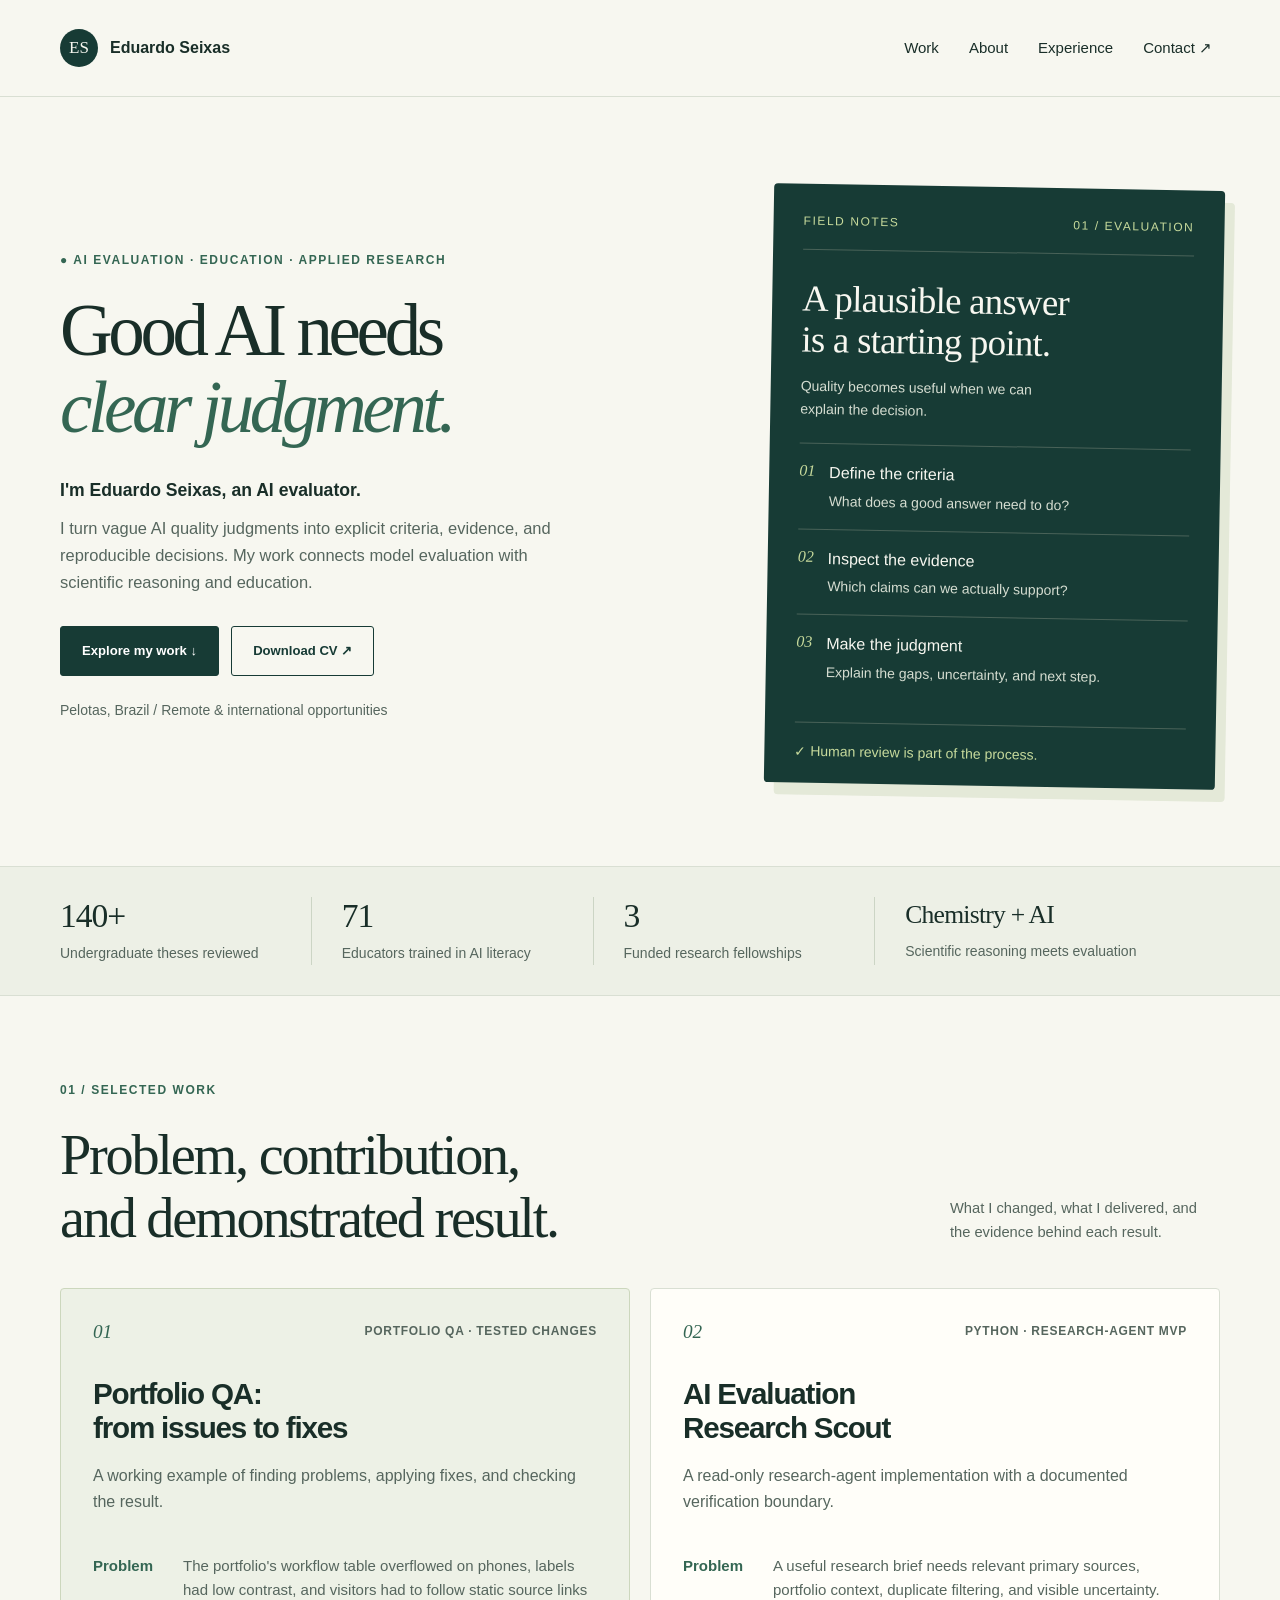
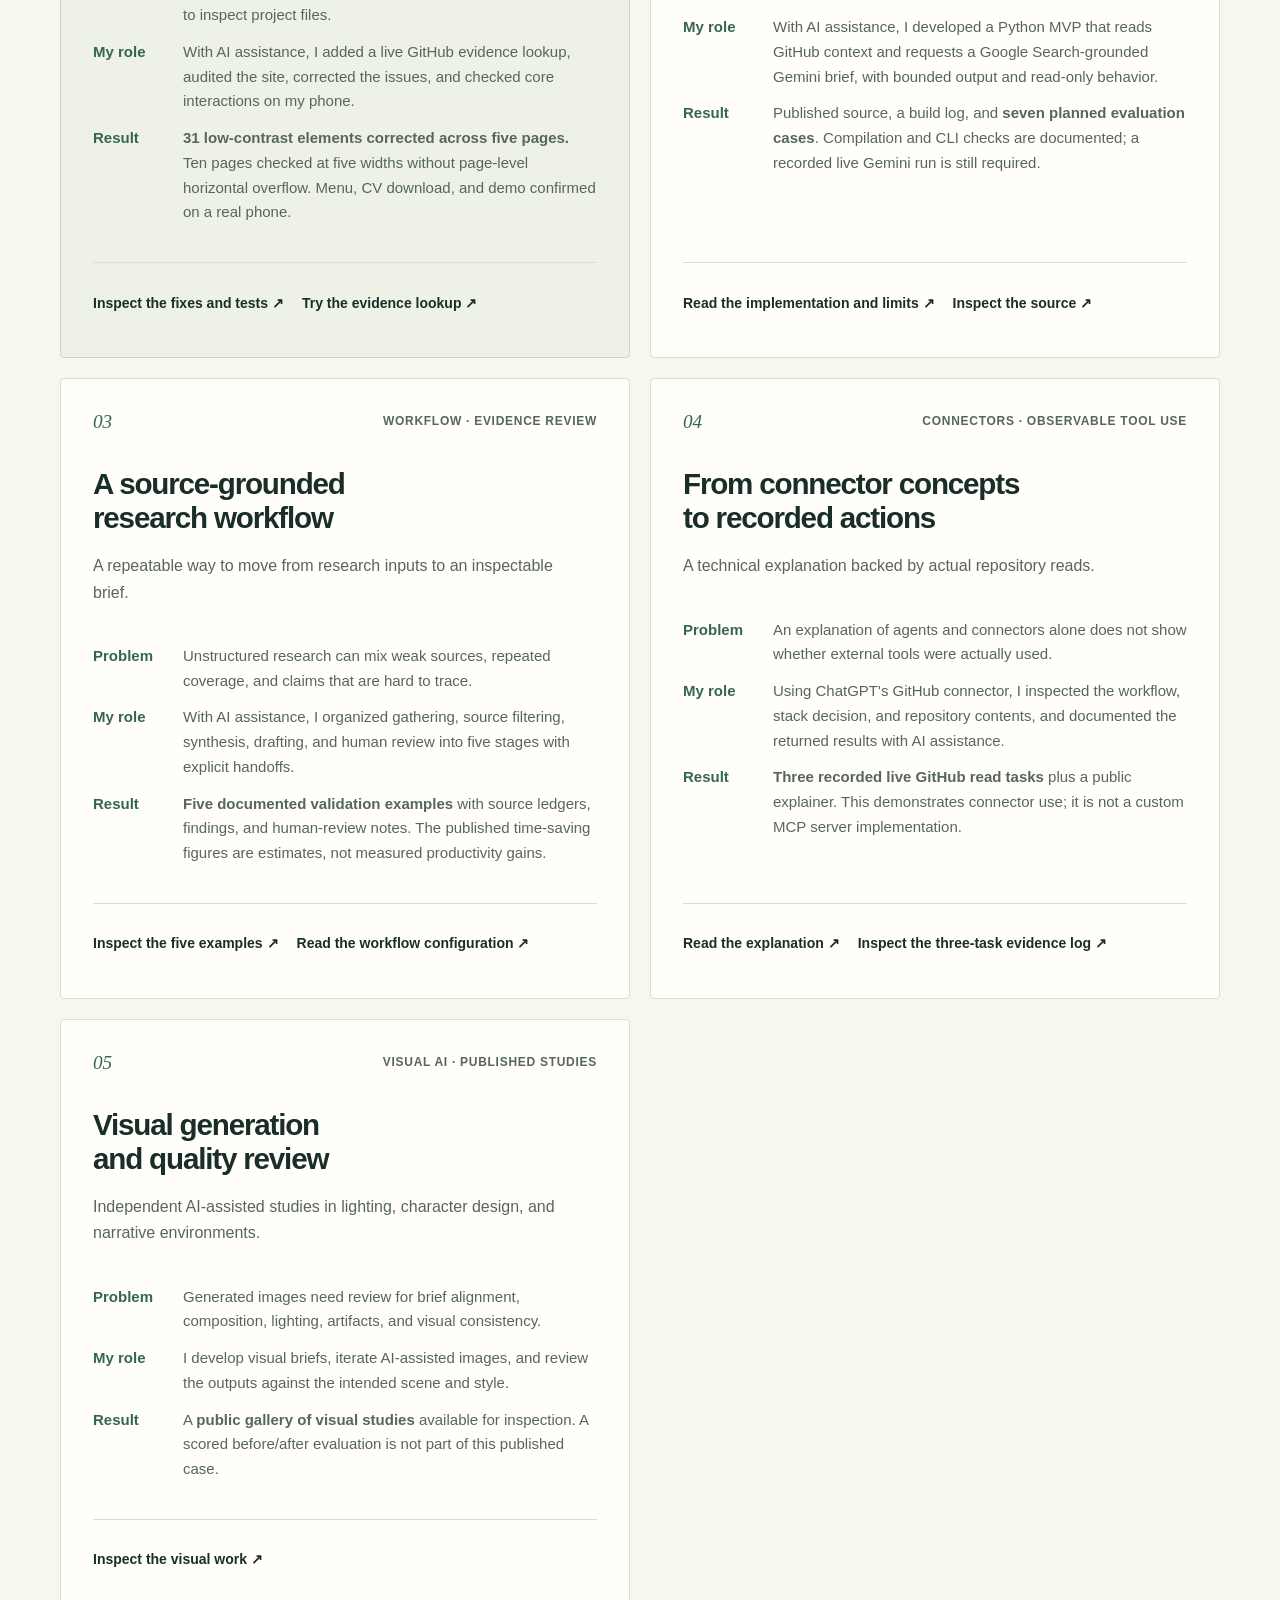
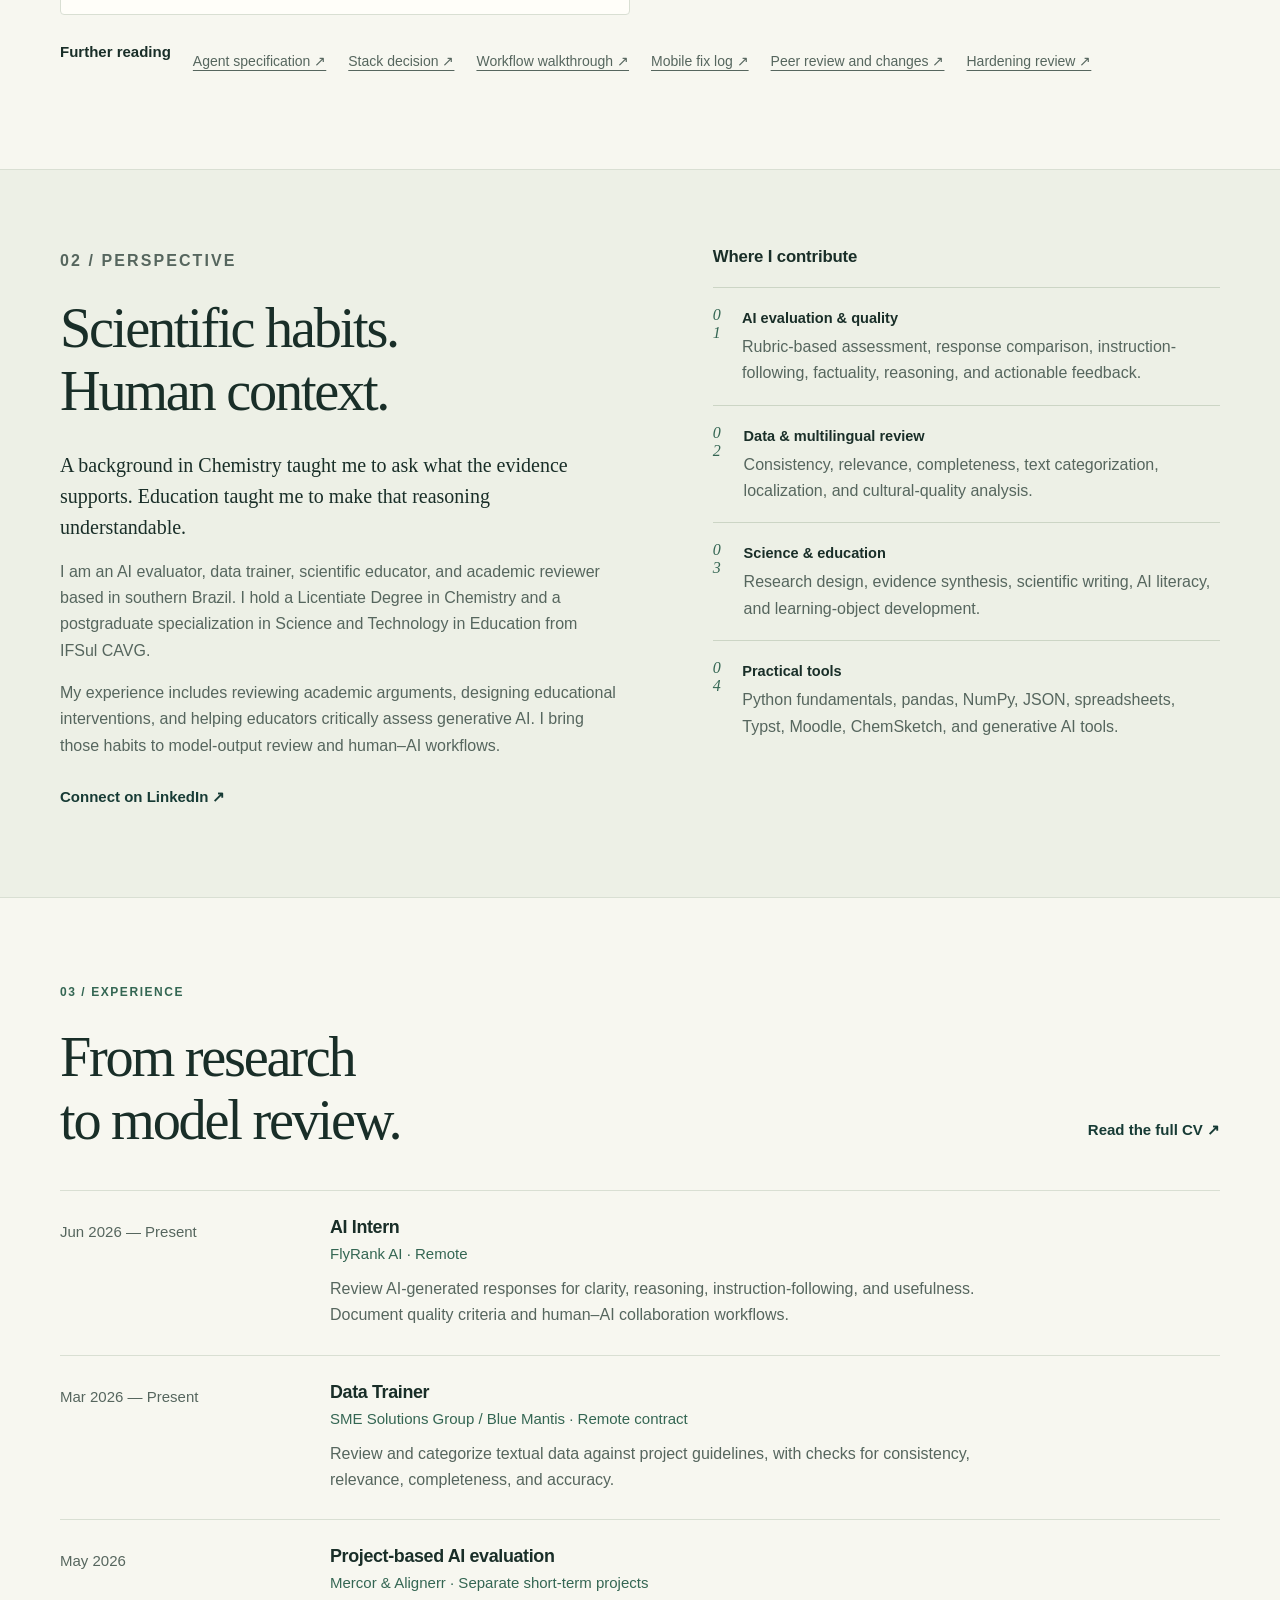
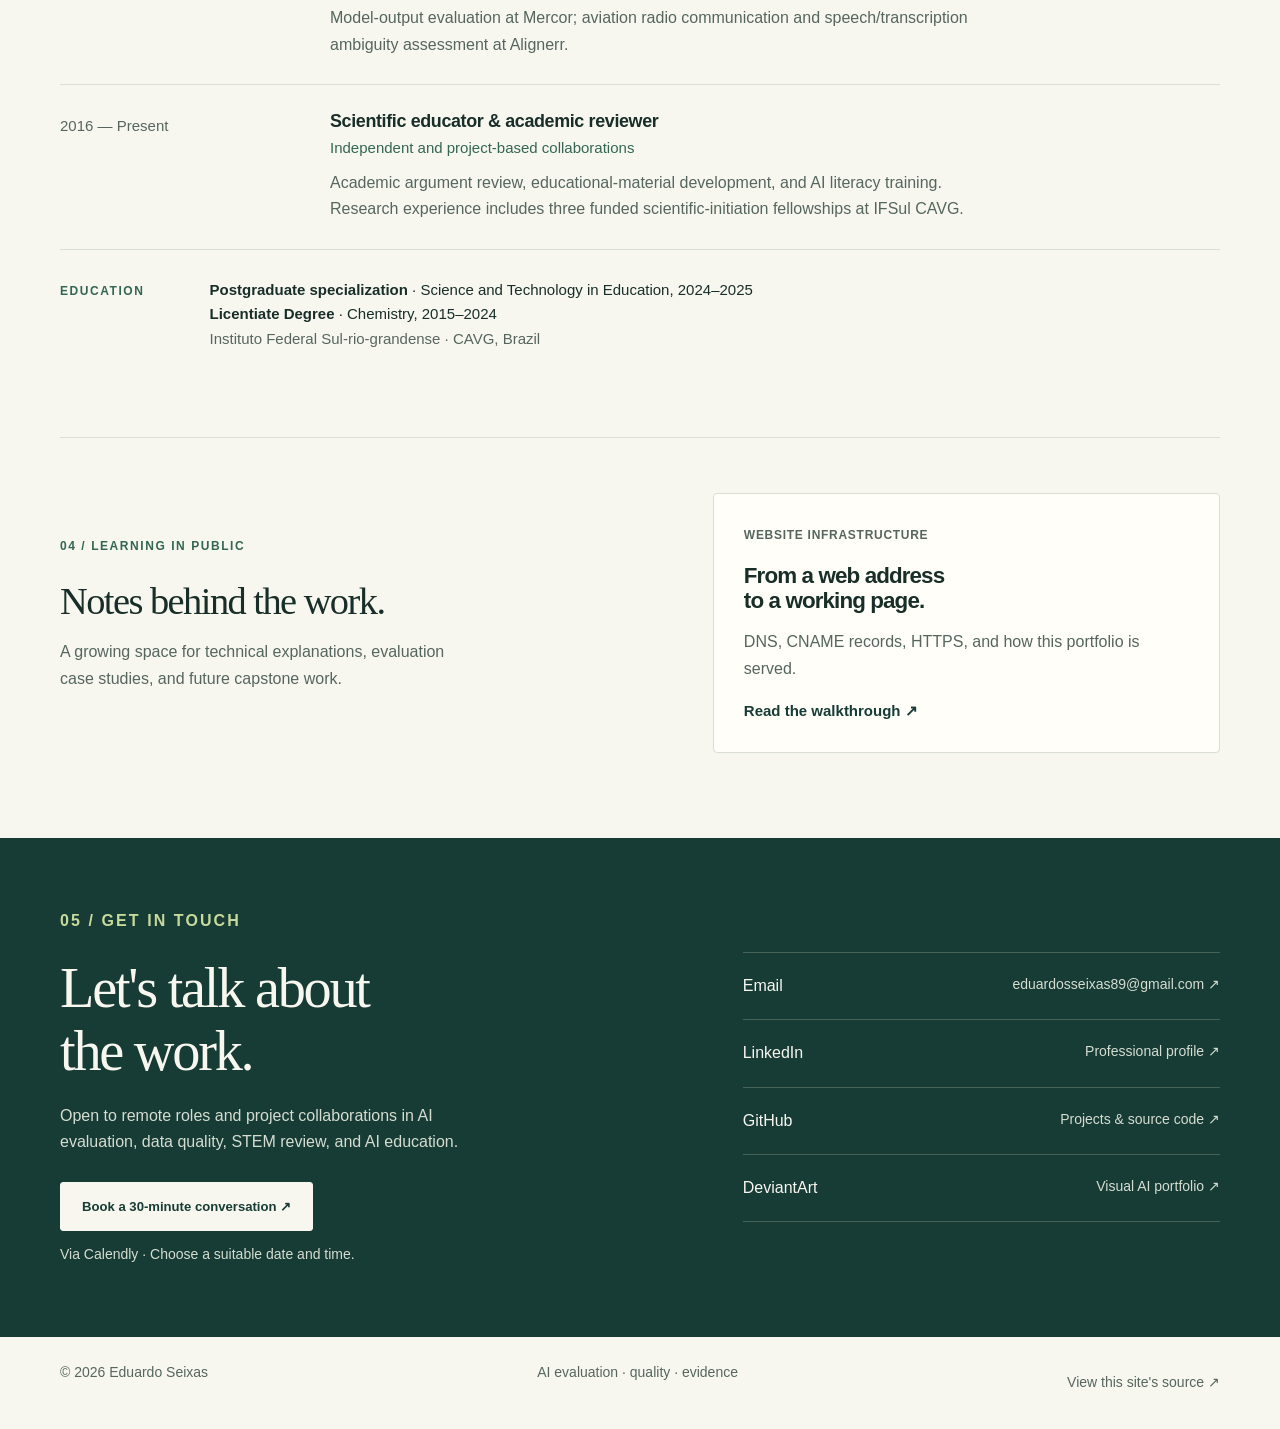
<file: index.html>
<!doctype html>
<html lang="en">
<head>
<meta charset="utf-8"><meta name="viewport" content="width=device-width, initial-scale=1">
<meta name="description" content="Eduardo Seixas: AI evaluation, data quality, science education, and applied research. Explore projects, experience, and evidence.">
<meta name="theme-color" content="#173b35">
<title>Eduardo Seixas | AI Evaluation & Applied Research</title><link rel="icon" href="favicon.svg" type="image/svg+xml"><link rel="stylesheet" href="styles.css">
<link rel="stylesheet" href="accessibility.css">

<link rel="canonical" href="https://eseixas89.github.io/ai-evaluation-portfolio/">
<meta property="og:type" content="website"><meta property="og:url" content="https://eseixas89.github.io/ai-evaluation-portfolio/"><meta property="og:title" content="Eduardo Seixas | AI Evaluation &amp; Applied Research"><meta property="og:description" content="Eduardo Seixas: AI evaluation, data quality, science education, and applied research. Explore projects, experience, and evidence."><meta property="og:image" content="https://eseixas89.github.io/ai-evaluation-portfolio/assets/social-preview.png"><meta property="og:image:width" content="1200"><meta property="og:image:height" content="630"><meta property="og:image:alt" content="Eduardo Seixas — AI evaluation, quality, and evidence. Good AI needs clear judgment.">
<meta name="twitter:card" content="summary_large_image"><meta name="twitter:title" content="Eduardo Seixas | AI Evaluation &amp; Applied Research"><meta name="twitter:description" content="Eduardo Seixas: AI evaluation, data quality, science education, and applied research. Explore projects, experience, and evidence."><meta name="twitter:image" content="https://eseixas89.github.io/ai-evaluation-portfolio/assets/social-preview.png"><meta name="twitter:image:alt" content="Eduardo Seixas — AI evaluation, quality, and evidence. Good AI needs clear judgment.">
</head>
<body>
<a class="skip-link" href="#main">Skip to content</a>
<header class="site-header"><div class="container header-inner"><a class="brand" href="./"><span class="monogram" aria-hidden="true">ES</span>Eduardo Seixas</a><nav aria-label="Main navigation"><a href="#work">Work</a><a href="#about">About</a><a href="#experience">Experience</a><a href="#contact">Contact ↗</a></nav></div></header>
<main id="main">
<section class="hero container" aria-labelledby="hero-title">
<div><p class="eyebrow">● AI evaluation · education · applied research</p><h1 id="hero-title">Good AI needs<br><em>clear judgment.</em></h1><p class="hero-name">I'm Eduardo Seixas, an AI evaluator.</p><p class="hero-lead">I turn vague AI quality judgments into explicit criteria, evidence, and reproducible decisions. My work connects model evaluation with scientific reasoning and education.</p><div class="actions"><a class="button" href="#work">Explore my work ↓</a><a class="button outline" href="assets/Eduardo_Seixas_CV.pdf" download>Download CV ↗</a></div><p class="hero-meta">Pelotas, Brazil / Remote &amp; international opportunities</p></div>
<aside class="hero-note" aria-label="My approach to evaluation"><div class="note-top"><span>FIELD NOTES</span><span>01 / EVALUATION</span></div><p class="note-title">A plausible answer<br>is a starting point.</p><p class="note-intro">Quality becomes useful when we can explain the decision.</p><ol class="criteria"><li><span>01</span><div><strong>Define the criteria</strong><p>What does a good answer need to do?</p></div></li><li><span>02</span><div><strong>Inspect the evidence</strong><p>Which claims can we actually support?</p></div></li><li><span>03</span><div><strong>Make the judgment</strong><p>Explain the gaps, uncertainty, and next step.</p></div></li></ol><div class="note-bottom">✓ Human review is part of the process.</div></aside>
</section>
<section class="proof-strip" aria-label="Selected experience from my CV"><div class="container proof-grid"><div><strong>140+</strong><span>Undergraduate theses reviewed</span></div><div><strong>71</strong><span>Educators trained in AI literacy</span></div><div><strong>3</strong><span>Funded research fellowships</span></div><div><strong>Chemistry + AI</strong><span>Scientific reasoning meets evaluation</span></div></div></section>
<section id="work" class="section container" aria-labelledby="work-title"><div class="section-heading"><div><p class="eyebrow">01 / Selected work</p><h2 id="work-title">Problem, contribution,<br>and demonstrated result.</h2></div><p>What I changed, what I delivered, and the evidence behind each result.</p></div>
<div class="projects">
<article id="case-portfolio-qa" class="project featured"><div class="project-top"><span class="project-number">01</span><span class="tag">Portfolio QA · Tested changes</span></div><h3>Portfolio QA:<br>from issues to fixes</h3><p>A working example of finding problems, applying fixes, and checking the result.</p><dl><div><dt>Problem</dt><dd>The portfolio's workflow table overflowed on phones, labels had low contrast, and visitors had to follow static source links to inspect project files.</dd></div><div><dt>My role</dt><dd>With AI assistance, I added a live GitHub evidence lookup, audited the site, corrected the issues, and checked core interactions on my phone.</dd></div><div><dt>Result</dt><dd><strong>31 low-contrast elements corrected across five pages.</strong> Ten pages checked at five widths without page-level horizontal overflow. Menu, CV download, and demo confirmed on a real phone.</dd></div></dl><div class="project-links"><a href="mobile-fix-log.html">Inspect the fixes and tests ↗</a><a href="live-evidence.html">Try the evidence lookup ↗</a></div></article>
<article id="case-research-scout" class="project"><div class="project-top"><span class="project-number">02</span><span class="tag">Python · Research-agent MVP</span></div><h3>AI Evaluation<br>Research Scout</h3><p>A read-only research-agent implementation with a documented verification boundary.</p><dl><div><dt>Problem</dt><dd>A useful research brief needs relevant primary sources, portfolio context, duplicate filtering, and visible uncertainty.</dd></div><div><dt>My role</dt><dd>With AI assistance, I developed a Python MVP that reads GitHub context and requests a Google Search-grounded Gemini brief, with bounded output and read-only behavior.</dd></div><div><dt>Result</dt><dd>Published source, a build log, and <strong>seven planned evaluation cases</strong>. Compilation and CLI checks are documented; a recorded live Gemini run is still required.</dd></div></dl><div class="project-links"><a href="build-the-agent.html">Read the implementation and limits ↗</a><a href="https://github.com/Eseixas89/ai-evaluation-portfolio/tree/main/fl-07-agent">Inspect the source ↗</a></div></article>
<article id="case-research-workflow" class="project"><div class="project-top"><span class="project-number">03</span><span class="tag">Workflow · Evidence review</span></div><h3>A source-grounded<br>research workflow</h3><p>A repeatable way to move from research inputs to an inspectable brief.</p><dl><div><dt>Problem</dt><dd>Unstructured research can mix weak sources, repeated coverage, and claims that are hard to trace.</dd></div><div><dt>My role</dt><dd>With AI assistance, I organized gathering, source filtering, synthesis, drafting, and human review into five stages with explicit handoffs.</dd></div><div><dt>Result</dt><dd><strong>Five documented validation examples</strong> with source ledgers, findings, and human-review notes. The published time-saving figures are estimates, not measured productivity gains.</dd></div></dl><div class="project-links"><a href="automation-workflow-v2.html">Inspect the five examples ↗</a><a href="automation-workflow-config.md">Read the workflow configuration ↗</a></div></article>
<article id="case-connectors" class="project"><div class="project-top"><span class="project-number">04</span><span class="tag">Connectors · Observable tool use</span></div><h3>From connector concepts<br>to recorded actions</h3><p>A technical explanation backed by actual repository reads.</p><dl><div><dt>Problem</dt><dd>An explanation of agents and connectors alone does not show whether external tools were actually used.</dd></div><div><dt>My role</dt><dd>Using ChatGPT's GitHub connector, I inspected the workflow, stack decision, and repository contents, and documented the returned results with AI assistance.</dd></div><div><dt>Result</dt><dd><strong>Three recorded live GitHub read tasks</strong> plus a public explainer. This demonstrates connector use; it is not a custom MCP server implementation.</dd></div></dl><div class="project-links"><a href="agent-concepts-mcp-basics.html">Read the explanation ↗</a><a href="connector-evidence.md">Inspect the three-task evidence log ↗</a></div></article>
<article id="case-visual-ai" class="project"><div class="project-top"><span class="project-number">05</span><span class="tag">Visual AI · Published studies</span></div><h3>Visual generation<br>and quality review</h3><p>Independent AI-assisted studies in lighting, character design, and narrative environments.</p><dl><div><dt>Problem</dt><dd>Generated images need review for brief alignment, composition, lighting, artifacts, and visual consistency.</dd></div><div><dt>My role</dt><dd>I develop visual briefs, iterate AI-assisted images, and review the outputs against the intended scene and style.</dd></div><div><dt>Result</dt><dd>A <strong>public gallery of visual studies</strong> available for inspection. A scored before/after evaluation is not part of this published case.</dd></div></dl><div class="project-links"><a href="https://www.deviantart.com/epyon89">Inspect the visual work ↗</a></div></article>
</div><div class="work-footnote"><span>Further reading</span><a href="personal-agent-spec.html">Agent specification ↗</a><a href="stack-rationale.html">Stack decision ↗</a><a href="explain-it-like-you-built-it.html">Workflow walkthrough ↗</a><a href="mobile-fix-log.html">Mobile fix log ↗</a><a href="critique-response.html">Peer review and changes ↗</a><a href="hardening-review.html">Hardening review ↗</a></div></section>
<section id="about" class="about-section" aria-labelledby="about-title"><div class="container about-grid"><div><p class="eyebrow">02 / Perspective</p><h2 id="about-title">Scientific habits.<br>Human context.</h2><p class="about-lead">A background in Chemistry taught me to ask what the evidence supports. Education taught me to make that reasoning understandable.</p><p>I am an AI evaluator, data trainer, scientific educator, and academic reviewer based in southern Brazil. I hold a Licentiate Degree in Chemistry and a postgraduate specialization in Science and Technology in Education from IFSul CAVG.</p><p>My experience includes reviewing academic arguments, designing educational interventions, and helping educators critically assess generative AI. I bring those habits to model-output review and human–AI workflows.</p><a class="text-link" href="https://www.linkedin.com/in/eduardo-seixas89/">Connect on LinkedIn ↗</a></div><div class="expertise"><h3>Where I contribute</h3><div><span>01</span><p><strong>AI evaluation &amp; quality</strong>Rubric-based assessment, response comparison, instruction-following, factuality, reasoning, and actionable feedback.</p></div><div><span>02</span><p><strong>Data &amp; multilingual review</strong>Consistency, relevance, completeness, text categorization, localization, and cultural-quality analysis.</p></div><div><span>03</span><p><strong>Science &amp; education</strong>Research design, evidence synthesis, scientific writing, AI literacy, and learning-object development.</p></div><div><span>04</span><p><strong>Practical tools</strong>Python fundamentals, pandas, NumPy, JSON, spreadsheets, Typst, Moodle, ChemSketch, and generative AI tools.</p></div></div></div></section>
<section id="experience" class="section container" aria-labelledby="experience-title"><div class="section-heading"><div><p class="eyebrow">03 / Experience</p><h2 id="experience-title">From research<br>to model review.</h2></div><a class="text-link" href="assets/Eduardo_Seixas_CV.pdf">Read the full CV ↗</a></div><div class="timeline">
<article><div class="timeline-date">Jun 2026 — Present</div><div><h3>AI Intern</h3><p class="organization">FlyRank AI · Remote</p><p>Review AI-generated responses for clarity, reasoning, instruction-following, and usefulness. Document quality criteria and human–AI collaboration workflows.</p></div></article>
<article><div class="timeline-date">Mar 2026 — Present</div><div><h3>Data Trainer</h3><p class="organization">SME Solutions Group / Blue Mantis · Remote contract</p><p>Review and categorize textual data against project guidelines, with checks for consistency, relevance, completeness, and accuracy.</p></div></article>
<article><div class="timeline-date">May 2026</div><div><h3>Project-based AI evaluation</h3><p class="organization">Mercor &amp; Alignerr · Separate short-term projects</p><p>Model-output evaluation at Mercor; aviation radio communication and speech/transcription ambiguity assessment at Alignerr.</p></div></article>
<article><div class="timeline-date">2016 — Present</div><div><h3>Scientific educator &amp; academic reviewer</h3><p class="organization">Independent and project-based collaborations</p><p>Academic argument review, educational-material development, and AI literacy training. Research experience includes three funded scientific-initiation fellowships at IFSul CAVG.</p></div></article>
</div><div class="education-note"><span class="eyebrow">Education</span><p><strong>Postgraduate specialization</strong> · Science and Technology in Education, 2024–2025<br><strong>Licentiate Degree</strong> · Chemistry, 2015–2024<br><span>Instituto Federal Sul-rio-grandense · CAVG, Brazil</span></p></div></section>
<section class="notes-section container" aria-labelledby="notes-title"><div><p class="eyebrow">04 / Learning in public</p><h2 id="notes-title">Notes behind the work.</h2><p>A growing space for technical explanations, evaluation case studies, and future capstone work.</p></div><a class="note-link" href="dns-walkthrough.html"><span class="tag">Website infrastructure</span><h3>From a web address<br>to a working page.</h3><p>DNS, CNAME records, HTTPS, and how this portfolio is served.</p><span class="text-link">Read the walkthrough ↗</span></a></section>
<section id="contact" class="contact-section" aria-labelledby="contact-title"><div class="container contact-grid"><div><p class="eyebrow">05 / Get in touch</p><h2 id="contact-title">Let's talk about<br>the work.</h2><p>Open to remote roles and project collaborations in AI evaluation, data quality, STEM review, and AI education.</p><a class="button light" href="https://calendly.com/eduardosseixas89/30min">Book a 30-minute conversation ↗</a><p class="contact-small">Via Calendly · Choose a suitable date and time.</p></div><div class="contact-links"><a href="mailto:eduardosseixas89@gmail.com">Email <span>eduardosseixas89@gmail.com ↗</span></a><a href="https://www.linkedin.com/in/eduardo-seixas89/">LinkedIn <span>Professional profile ↗</span></a><a href="https://github.com/Eseixas89">GitHub <span>Projects &amp; source code ↗</span></a><a href="https://www.deviantart.com/epyon89">DeviantArt <span>Visual AI portfolio ↗</span></a></div></div></section>
</main><footer class="container site-footer"><p>© 2026 Eduardo Seixas</p><p>AI evaluation · quality · evidence</p><a href="https://github.com/Eseixas89/ai-evaluation-portfolio">View this site's source ↗</a></footer>
<!-- Cloudflare Web Analytics --><script type='module' src='https://static.cloudflareinsights.com/beacon.min.js' data-cf-beacon='{"token": "c3f9d2ab73b44936a3938607ff302428"}'></script><!-- End Cloudflare Web Analytics -->
</body></html>
</file>
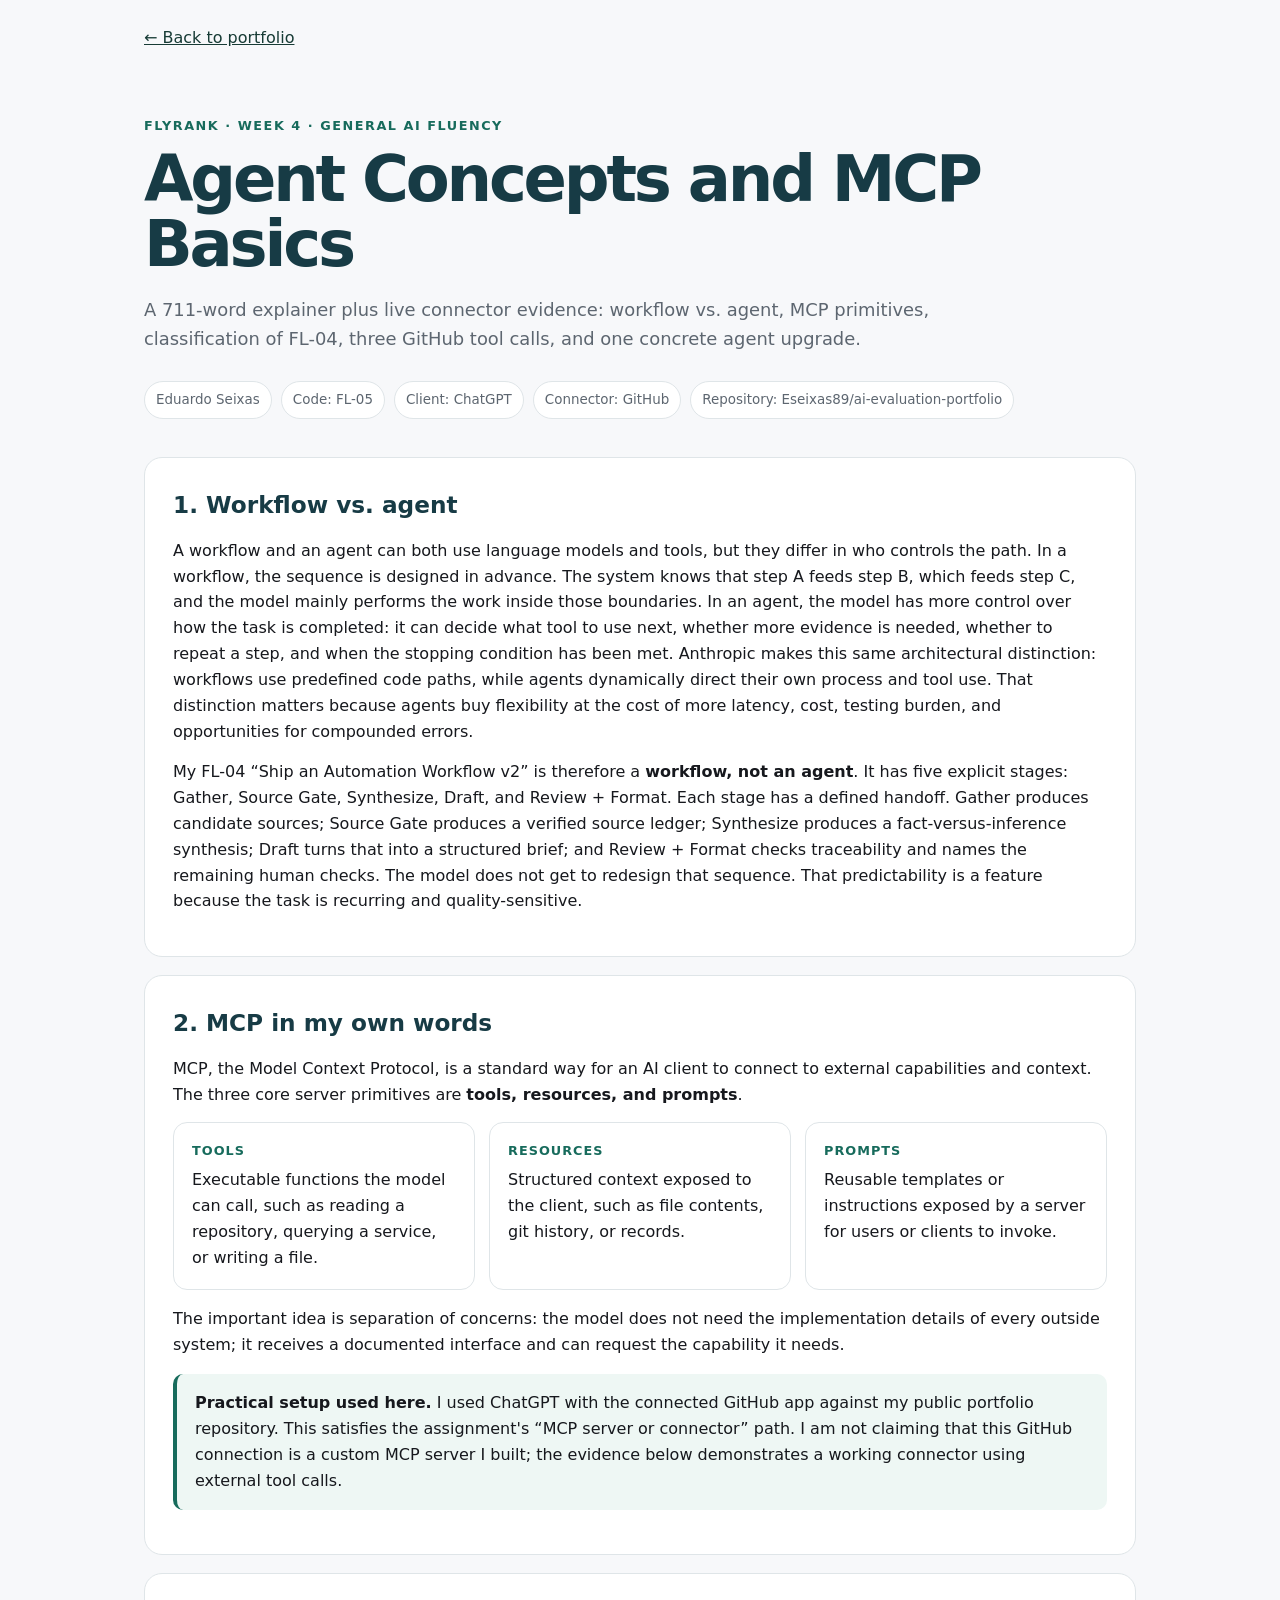
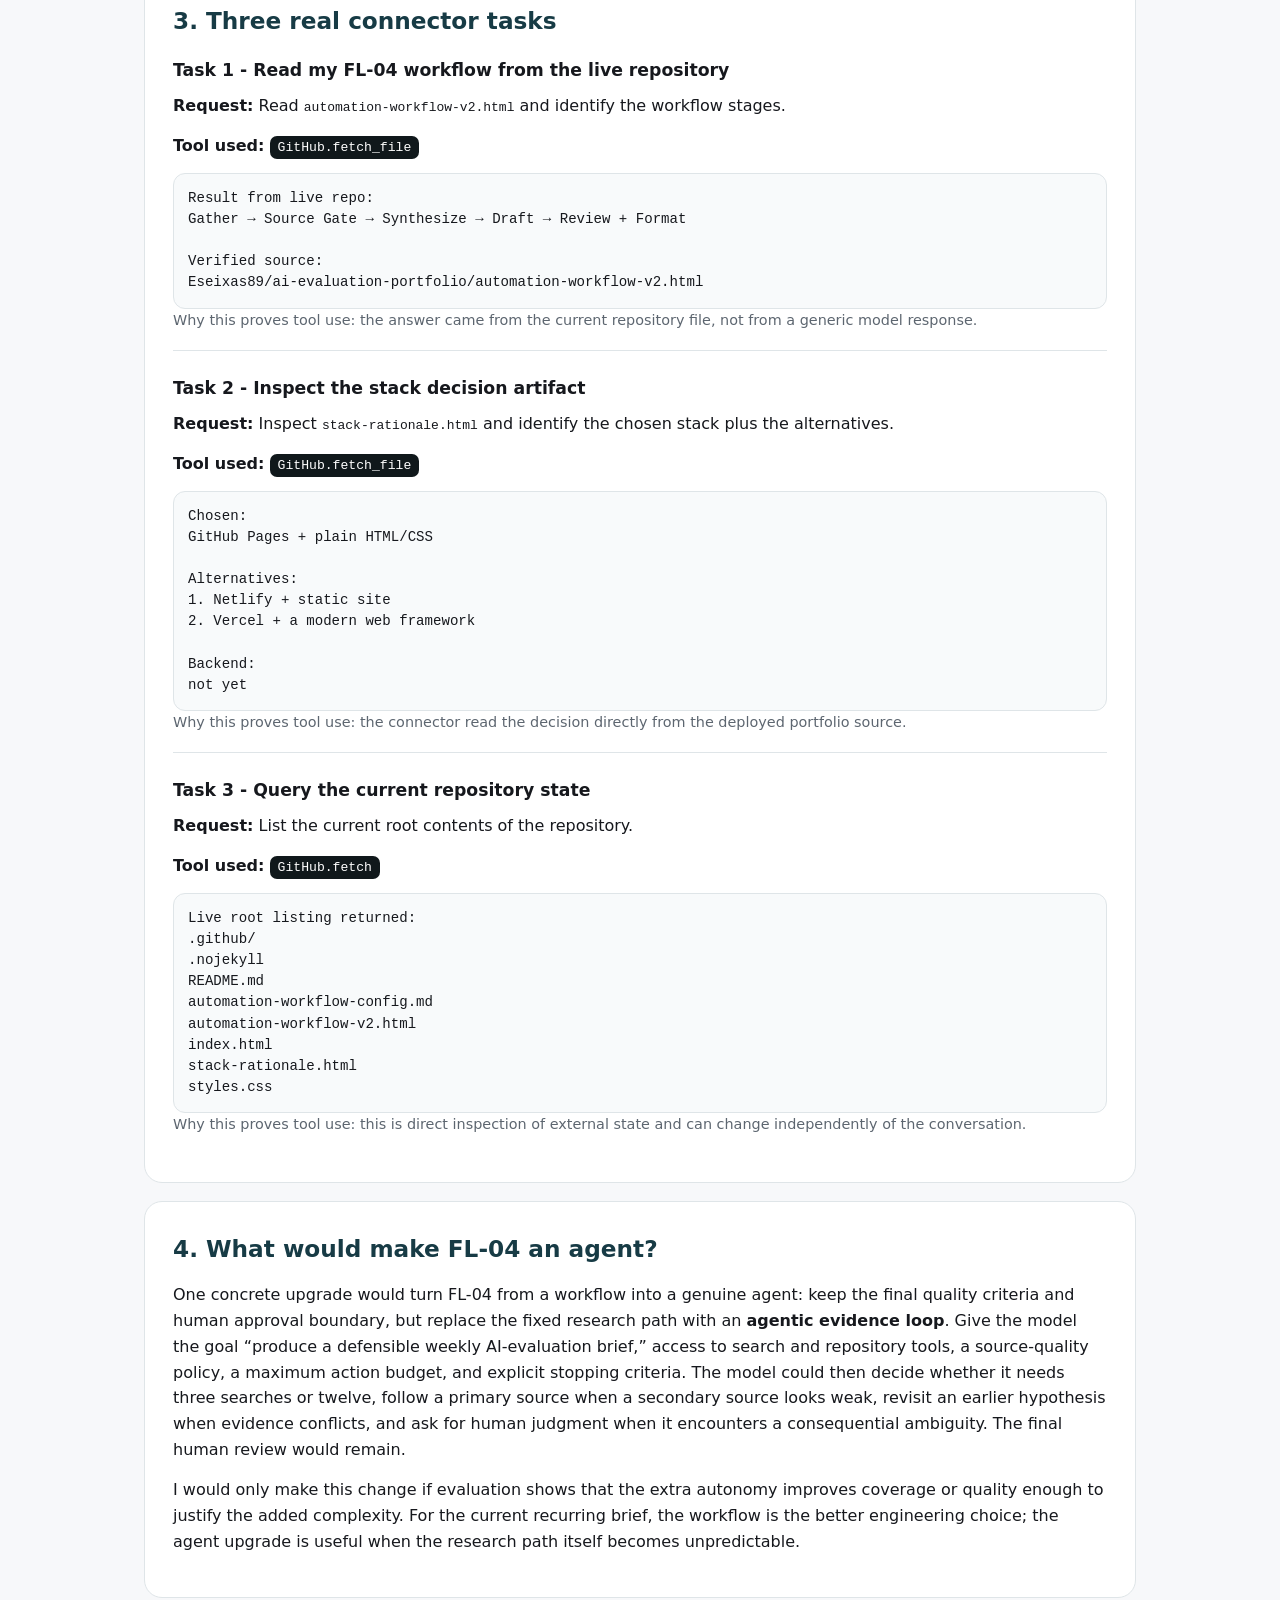
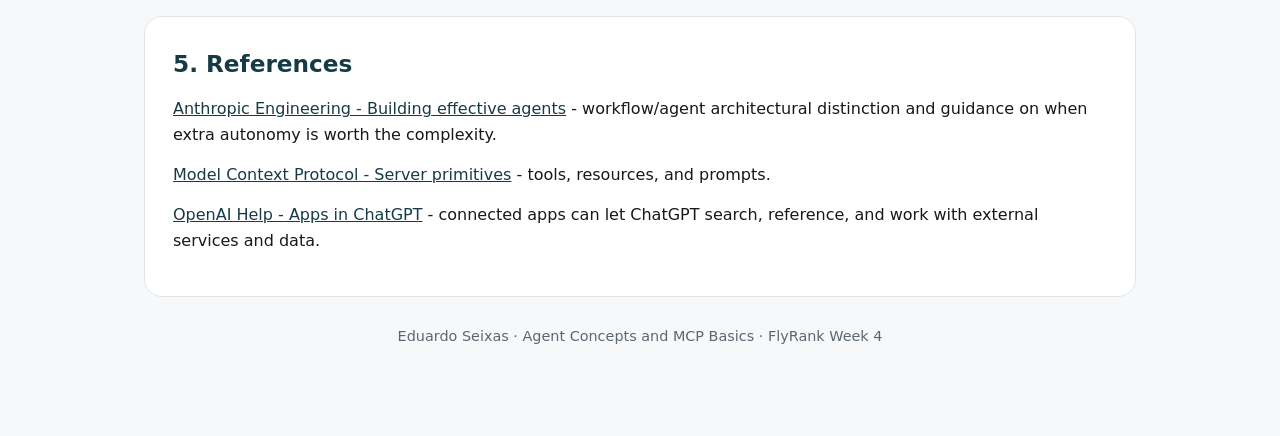
<file: agent-concepts-mcp-basics.html>
<!doctype html>
<html lang="en">
<head>
<meta charset="utf-8">
<meta name="viewport" content="width=device-width, initial-scale=1">
<meta name="description" content="Agent concepts, MCP basics, and GitHub connector evidence for Eduardo Seixas's FlyRank Week 4 assignment.">
<title>Agent Concepts and MCP Basics — Eduardo Seixas</title>
<style>
:root{--bg:#f7f8fa;--paper:#fff;--ink:#16181d;--muted:#5d6670;--primary:#173b45;--accent:#2b8a78;--line:#dfe5e8;--soft:#eef7f4;--code:#10181b}
*{box-sizing:border-box}
body{margin:0;background:var(--bg);color:var(--ink);font-family:Inter,ui-sans-serif,system-ui,-apple-system,BlinkMacSystemFont,"Segoe UI",sans-serif;line-height:1.62}
main{max-width:1040px;margin:0 auto;padding:56px 24px 88px}
.eyebrow{font-size:.8rem;font-weight:800;letter-spacing:.12em;text-transform:uppercase;color:var(--accent);margin:0 0 10px}
h1{font-size:clamp(2.4rem,5vw,4.5rem);line-height:1.02;letter-spacing:-.05em;margin:0 0 18px;color:var(--primary)}
.lead{font-size:1.12rem;max-width:820px;color:var(--muted);margin:0 0 28px}
.meta{display:flex;gap:9px;flex-wrap:wrap;margin:0 0 38px}
.pill{border:1px solid var(--line);background:#fff;border-radius:999px;padding:7px 11px;font-size:.84rem;color:var(--muted)}
section{background:var(--paper);border:1px solid var(--line);border-radius:18px;padding:28px;margin:18px 0}
h2{font-size:1.45rem;color:var(--primary);margin:0 0 14px}
h3{font-size:1.08rem;margin:0 0 8px;color:var(--ink)}
p{margin:0 0 14px}
.callout{border-left:4px solid var(--accent);background:var(--soft);padding:16px 18px;border-radius:10px;margin:16px 0}
.grid{display:grid;grid-template-columns:repeat(3,1fr);gap:14px}
.card{border:1px solid var(--line);border-radius:14px;padding:18px;background:#fff}
.card b{display:block;color:var(--accent);font-size:.74rem;text-transform:uppercase;letter-spacing:.08em;margin-bottom:6px}
.evidence{border-top:1px solid var(--line);padding:24px 0 4px}
.evidence:first-of-type{border-top:0;padding-top:4px}
.tool{display:inline-block;background:var(--code);color:#fff;border-radius:7px;padding:4px 8px;font: .82rem ui-monospace,SFMono-Regular,Menlo,Consolas,monospace}
.output{margin-top:10px;background:#f8fafb;border:1px solid var(--line);border-radius:12px;padding:14px;font: .88rem/1.5 ui-monospace,SFMono-Regular,Menlo,Consolas,monospace;white-space:pre-wrap}
.refs a{color:var(--primary)}
.small{font-size:.9rem;color:var(--muted)}
footer{color:var(--muted);text-align:center;font-size:.84rem;margin-top:28px}
@media(max-width:820px){.grid{grid-template-columns:1fr}}
</style>
<link rel="stylesheet" href="accessibility.css">

<link rel="canonical" href="https://eseixas89.github.io/ai-evaluation-portfolio/agent-concepts-mcp-basics.html">
<meta property="og:type" content="website"><meta property="og:url" content="https://eseixas89.github.io/ai-evaluation-portfolio/agent-concepts-mcp-basics.html"><meta property="og:title" content="Agent Concepts and MCP Basics — Eduardo Seixas"><meta property="og:description" content="Agent concepts, MCP basics, and GitHub connector evidence for Eduardo Seixas&#x27;s FlyRank Week 4 assignment."><meta property="og:image" content="https://eseixas89.github.io/ai-evaluation-portfolio/assets/social-preview.png"><meta property="og:image:width" content="1200"><meta property="og:image:height" content="630"><meta property="og:image:alt" content="Eduardo Seixas — AI evaluation, quality, and evidence. Good AI needs clear judgment.">
<meta name="twitter:card" content="summary_large_image"><meta name="twitter:title" content="Agent Concepts and MCP Basics — Eduardo Seixas"><meta name="twitter:description" content="Agent concepts, MCP basics, and GitHub connector evidence for Eduardo Seixas&#x27;s FlyRank Week 4 assignment."><meta name="twitter:image" content="https://eseixas89.github.io/ai-evaluation-portfolio/assets/social-preview.png"><meta name="twitter:image:alt" content="Eduardo Seixas — AI evaluation, quality, and evidence. Good AI needs clear judgment.">
<link rel="icon" href="favicon.svg" type="image/svg+xml">
</head>
<body class="legacy-page">
<a class="skip-link" href="#main">Skip to content</a>
<header class="page-return"><a href="./">← Back to portfolio</a></header>
<main id="main">
<p class="eyebrow">FlyRank · Week 4 · General AI Fluency</p>
<h1>Agent Concepts and MCP Basics</h1>
<p class="lead">A 711-word explainer plus live connector evidence: workflow vs. agent, MCP primitives, classification of FL-04, three GitHub tool calls, and one concrete agent upgrade.</p>
<div class="meta">
<span class="pill">Eduardo Seixas</span>
<span class="pill">Code: FL-05</span>
<span class="pill">Client: ChatGPT</span>
<span class="pill">Connector: GitHub</span>
<span class="pill">Repository: Eseixas89/ai-evaluation-portfolio</span>
</div>

<section>
<h2>1. Workflow vs. agent</h2>
<p>A workflow and an agent can both use language models and tools, but they differ in who controls the path. In a workflow, the sequence is designed in advance. The system knows that step A feeds step B, which feeds step C, and the model mainly performs the work inside those boundaries. In an agent, the model has more control over how the task is completed: it can decide what tool to use next, whether more evidence is needed, whether to repeat a step, and when the stopping condition has been met. Anthropic makes this same architectural distinction: workflows use predefined code paths, while agents dynamically direct their own process and tool use. That distinction matters because agents buy flexibility at the cost of more latency, cost, testing burden, and opportunities for compounded errors.</p>
<p>My FL-04 “Ship an Automation Workflow v2” is therefore a <strong>workflow, not an agent</strong>. It has five explicit stages: Gather, Source Gate, Synthesize, Draft, and Review + Format. Each stage has a defined handoff. Gather produces candidate sources; Source Gate produces a verified source ledger; Synthesize produces a fact-versus-inference synthesis; Draft turns that into a structured brief; and Review + Format checks traceability and names the remaining human checks. The model does not get to redesign that sequence. That predictability is a feature because the task is recurring and quality-sensitive.</p>
</section>

<section>
<h2>2. MCP in my own words</h2>
<p>MCP, the Model Context Protocol, is a standard way for an AI client to connect to external capabilities and context. The three core server primitives are <strong>tools, resources, and prompts</strong>.</p>
<div class="grid">
<div class="card"><b>Tools</b>Executable functions the model can call, such as reading a repository, querying a service, or writing a file.</div>
<div class="card"><b>Resources</b>Structured context exposed to the client, such as file contents, git history, or records.</div>
<div class="card"><b>Prompts</b>Reusable templates or instructions exposed by a server for users or clients to invoke.</div>
</div>
<p style="margin-top:16px">The important idea is separation of concerns: the model does not need the implementation details of every outside system; it receives a documented interface and can request the capability it needs.</p>
<div class="callout"><strong>Practical setup used here.</strong> I used ChatGPT with the connected GitHub app against my public portfolio repository. This satisfies the assignment's “MCP server or connector” path. I am not claiming that this GitHub connection is a custom MCP server I built; the evidence below demonstrates a working connector using external tool calls.</div>
</section>

<section>
<h2>3. Three real connector tasks</h2>

<div class="evidence">
<h3>Task 1 - Read my FL-04 workflow from the live repository</h3>
<p><strong>Request:</strong> Read <code>automation-workflow-v2.html</code> and identify the workflow stages.</p>
<p><strong>Tool used:</strong> <span class="tool">GitHub.fetch_file</span></p>
<div class="output">Result from live repo:
Gather → Source Gate → Synthesize → Draft → Review + Format

Verified source:
Eseixas89/ai-evaluation-portfolio/automation-workflow-v2.html</div>
<p class="small">Why this proves tool use: the answer came from the current repository file, not from a generic model response.</p>
</div>

<div class="evidence">
<h3>Task 2 - Inspect the stack decision artifact</h3>
<p><strong>Request:</strong> Inspect <code>stack-rationale.html</code> and identify the chosen stack plus the alternatives.</p>
<p><strong>Tool used:</strong> <span class="tool">GitHub.fetch_file</span></p>
<div class="output">Chosen:
GitHub Pages + plain HTML/CSS

Alternatives:
1. Netlify + static site
2. Vercel + a modern web framework

Backend:
not yet</div>
<p class="small">Why this proves tool use: the connector read the decision directly from the deployed portfolio source.</p>
</div>

<div class="evidence">
<h3>Task 3 - Query the current repository state</h3>
<p><strong>Request:</strong> List the current root contents of the repository.</p>
<p><strong>Tool used:</strong> <span class="tool">GitHub.fetch</span></p>
<div class="output">Live root listing returned:
.github/
.nojekyll
README.md
automation-workflow-config.md
automation-workflow-v2.html
index.html
stack-rationale.html
styles.css</div>
<p class="small">Why this proves tool use: this is direct inspection of external state and can change independently of the conversation.</p>
</div>
</section>

<section>
<h2>4. What would make FL-04 an agent?</h2>
<p>One concrete upgrade would turn FL-04 from a workflow into a genuine agent: keep the final quality criteria and human approval boundary, but replace the fixed research path with an <strong>agentic evidence loop</strong>. Give the model the goal “produce a defensible weekly AI-evaluation brief,” access to search and repository tools, a source-quality policy, a maximum action budget, and explicit stopping criteria. The model could then decide whether it needs three searches or twelve, follow a primary source when a secondary source looks weak, revisit an earlier hypothesis when evidence conflicts, and ask for human judgment when it encounters a consequential ambiguity. The final human review would remain.</p>
<p>I would only make this change if evaluation shows that the extra autonomy improves coverage or quality enough to justify the added complexity. For the current recurring brief, the workflow is the better engineering choice; the agent upgrade is useful when the research path itself becomes unpredictable.</p>
</section>

<section class="refs">
<h2>5. References</h2>
<p><a href="https://www.anthropic.com/engineering/building-effective-agents">Anthropic Engineering - Building effective agents</a> - workflow/agent architectural distinction and guidance on when extra autonomy is worth the complexity.</p>
<p><a href="https://modelcontextprotocol.io/specification/draft/server/index">Model Context Protocol - Server primitives</a> - tools, resources, and prompts.</p>
<p><a href="https://help.openai.com/en/articles/11487775-connectors-in">OpenAI Help - Apps in ChatGPT</a> - connected apps can let ChatGPT search, reference, and work with external services and data.</p>
</section>

<footer>Eduardo Seixas · Agent Concepts and MCP Basics · FlyRank Week 4</footer>
</main>
<!-- Cloudflare Web Analytics --><script type='module' src='https://static.cloudflareinsights.com/beacon.min.js' data-cf-beacon='{"token": "c3f9d2ab73b44936a3938607ff302428"}'></script><!-- End Cloudflare Web Analytics -->
</body>
</html>
</file>
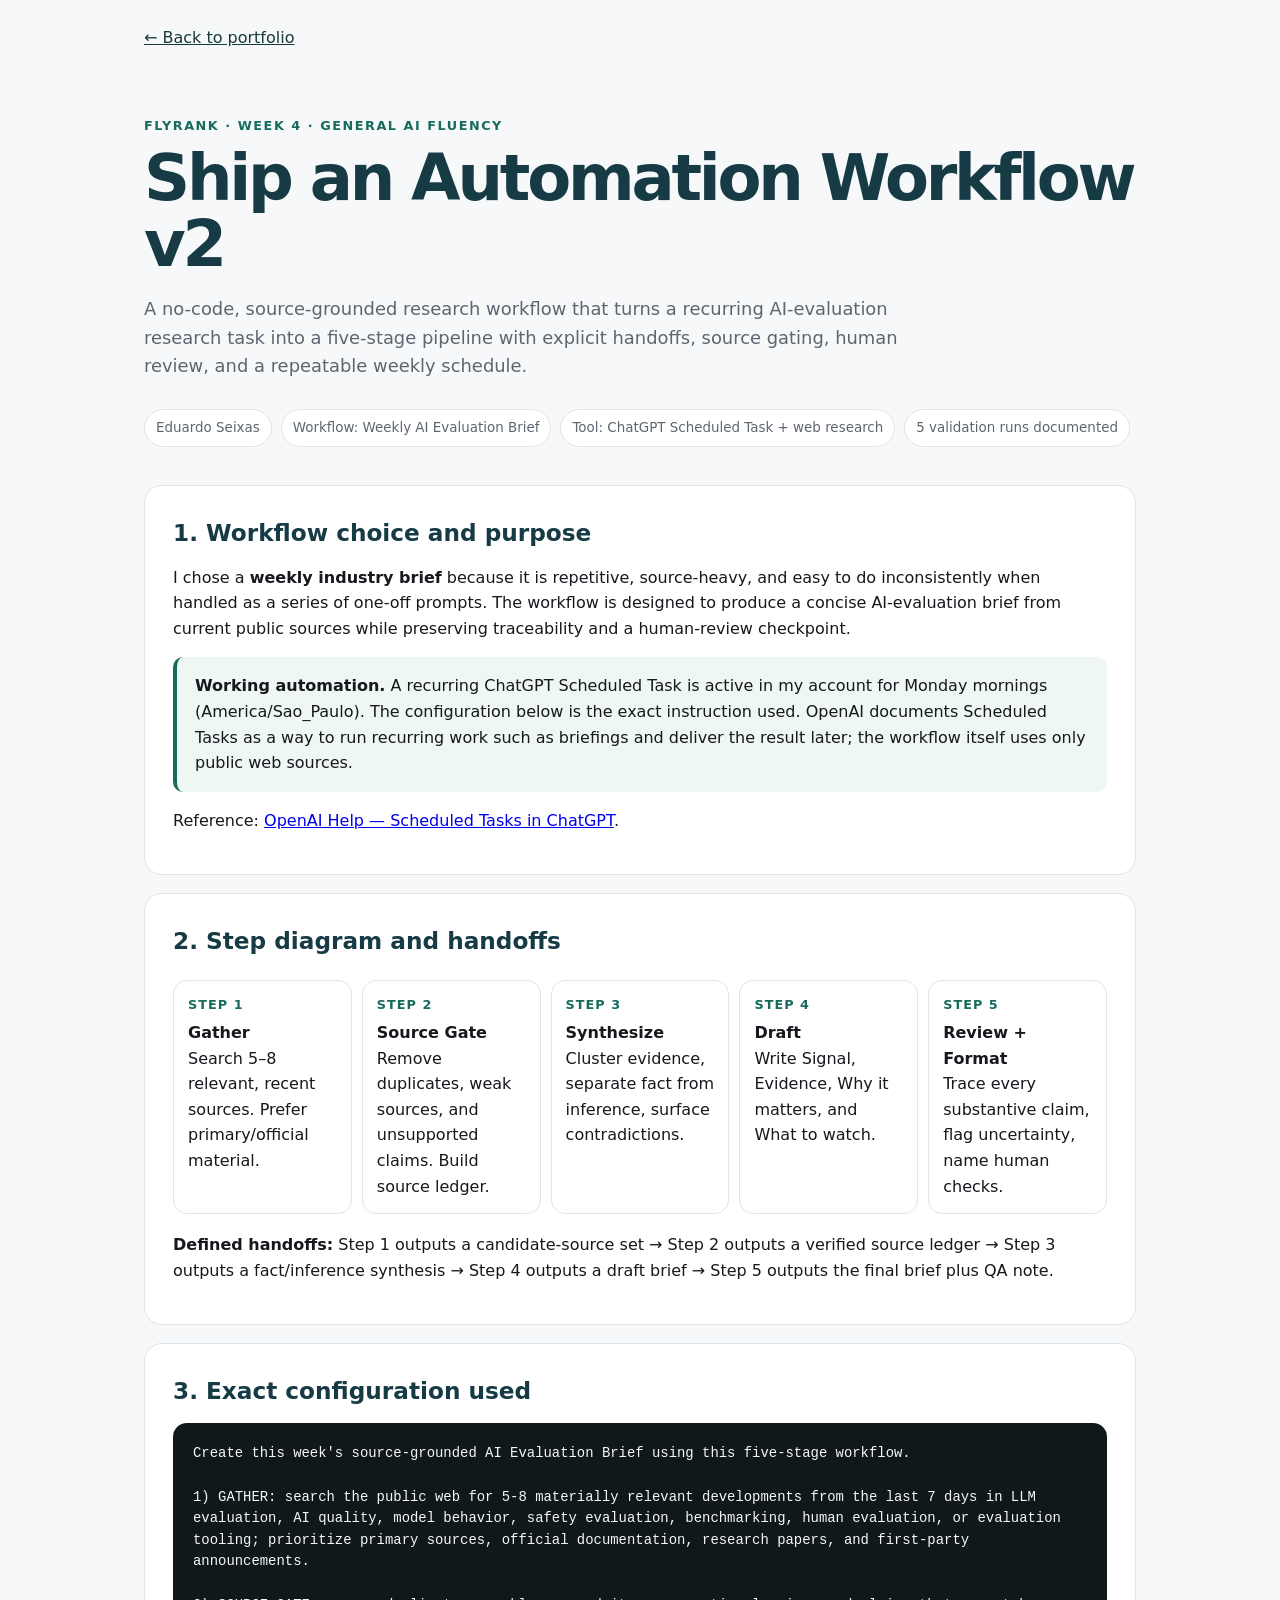
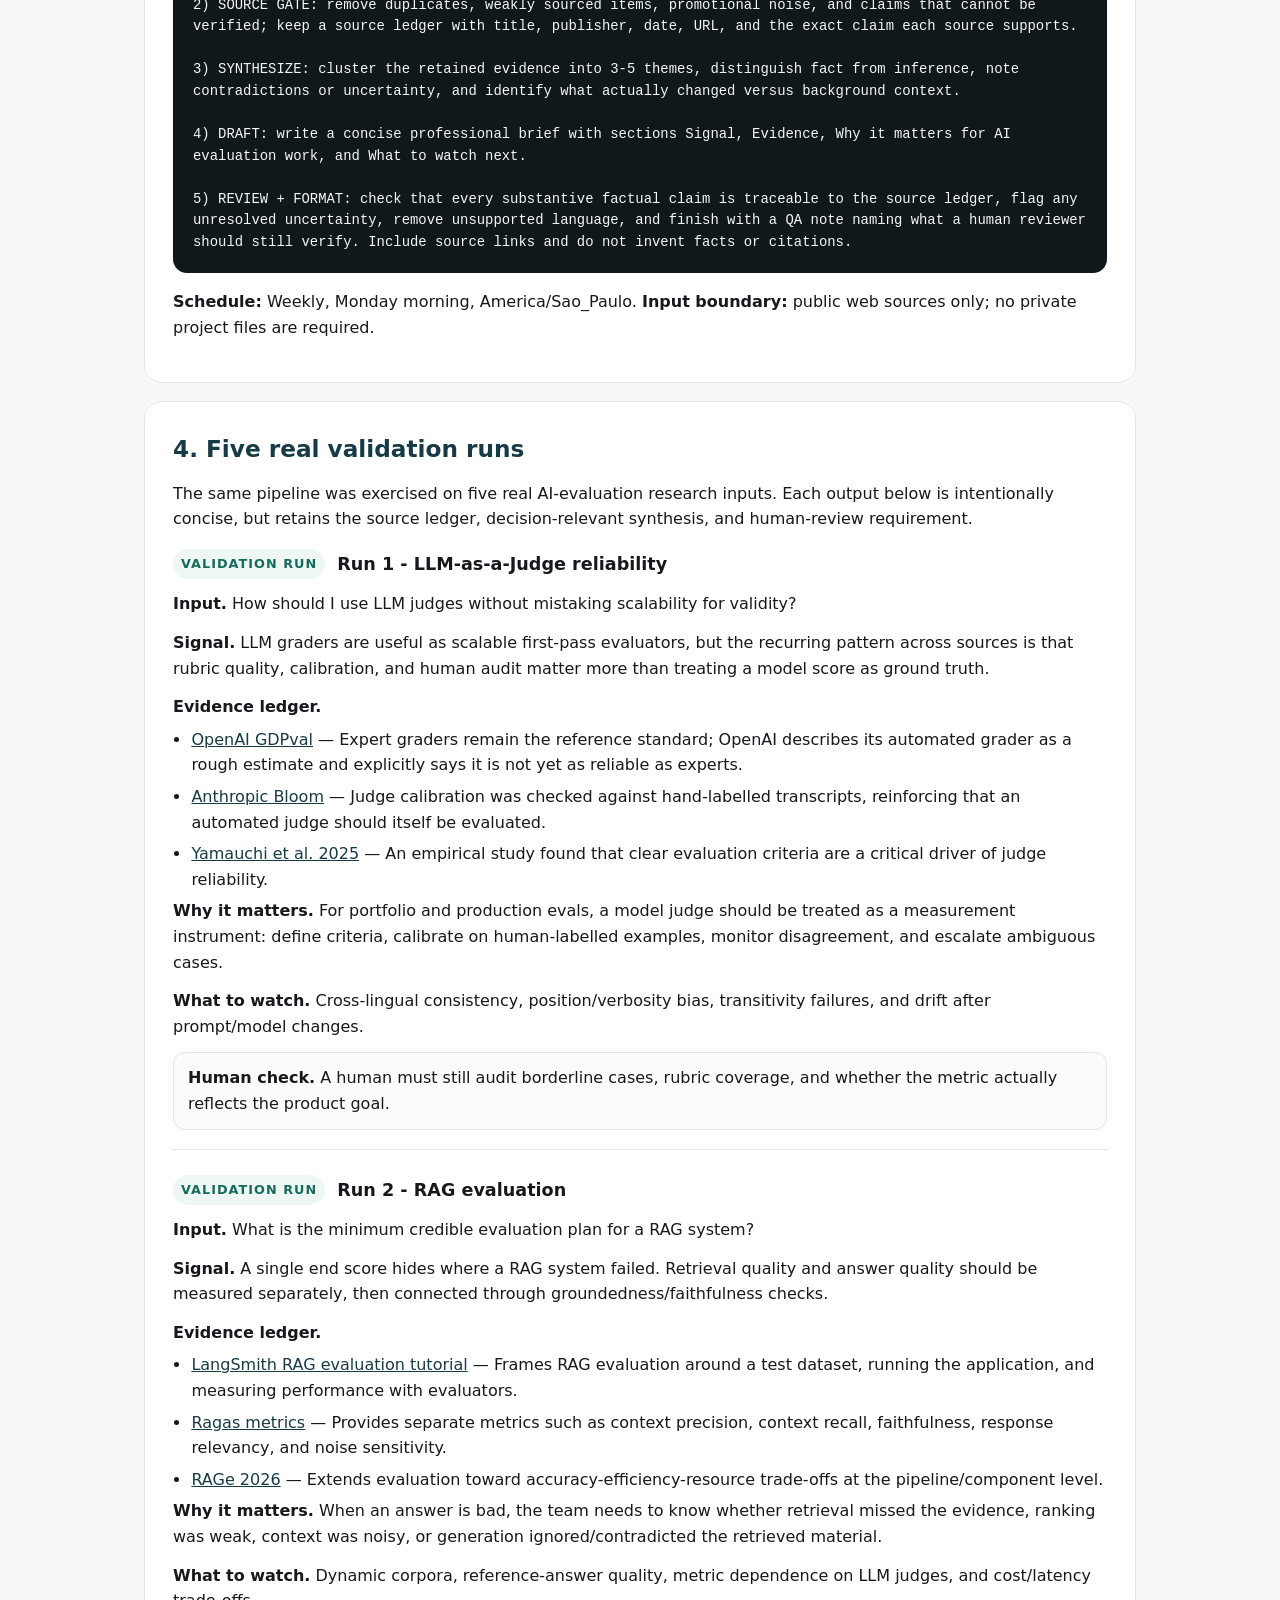
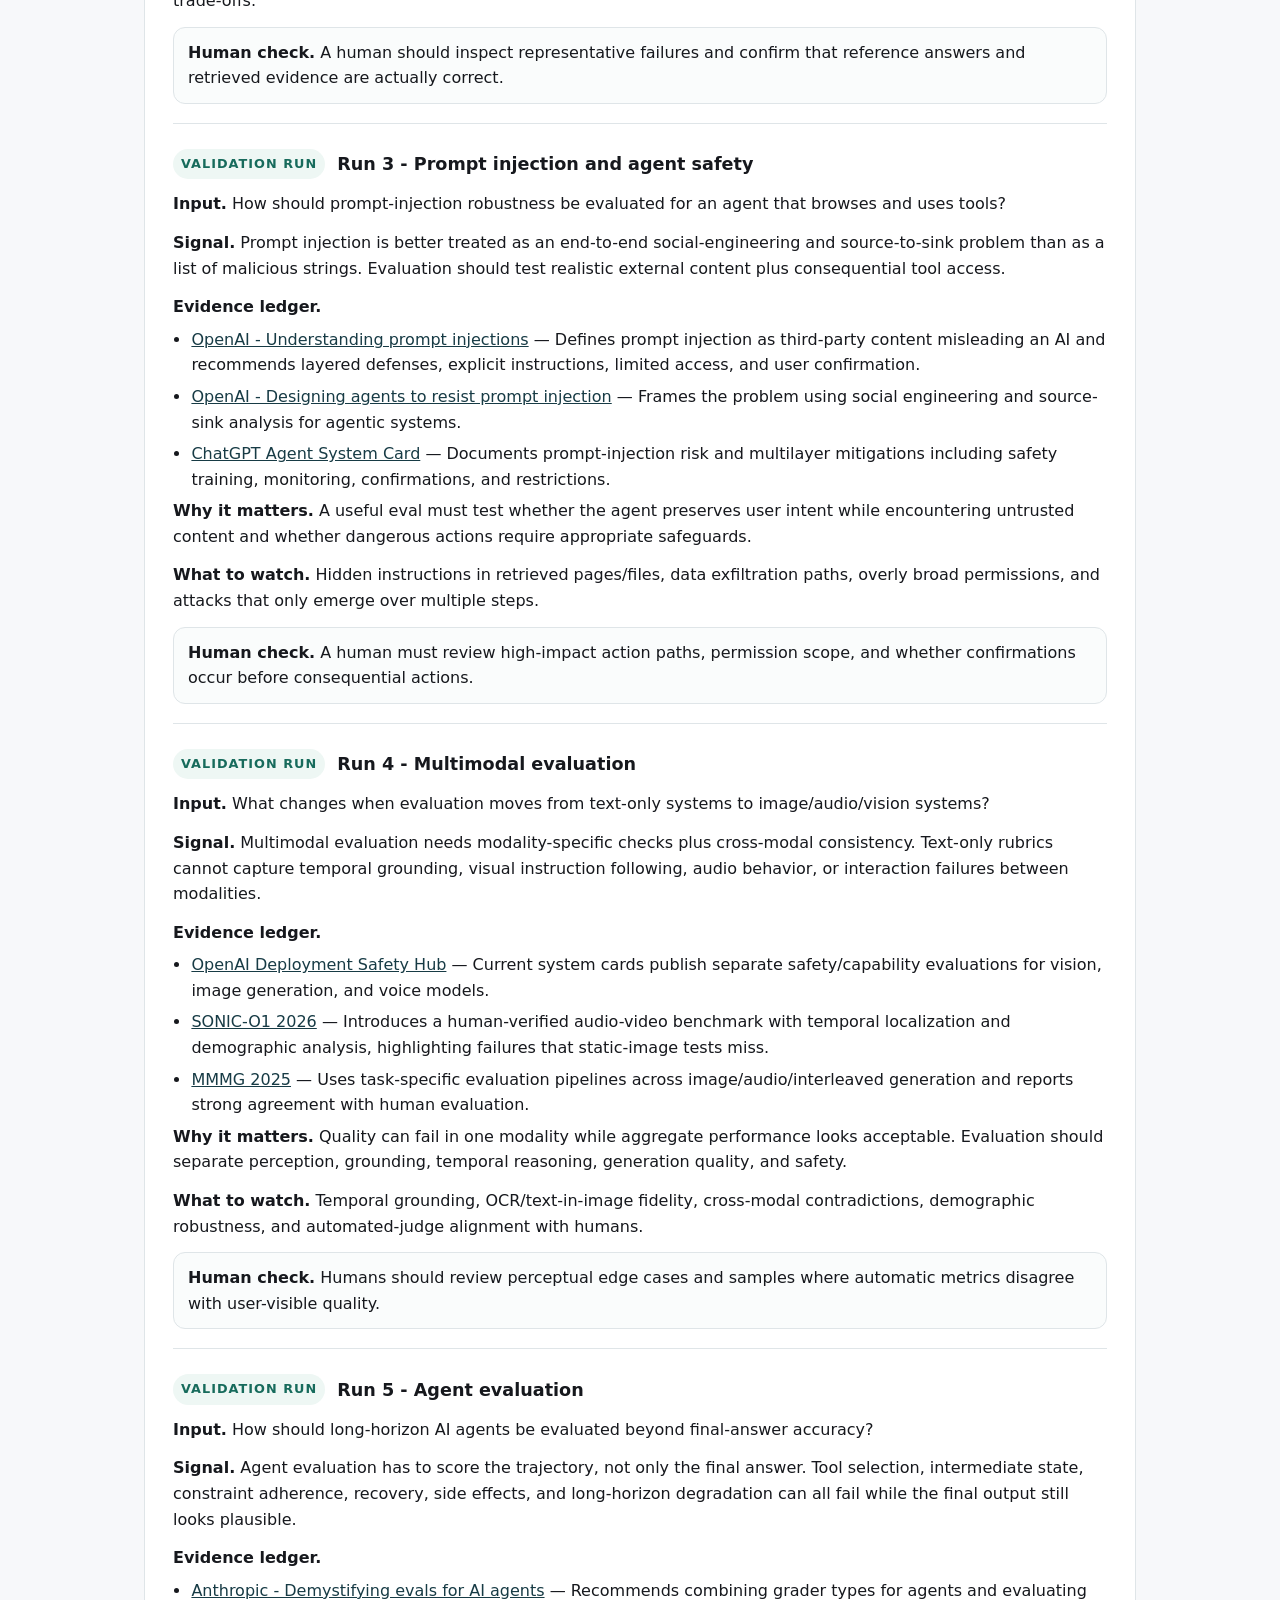
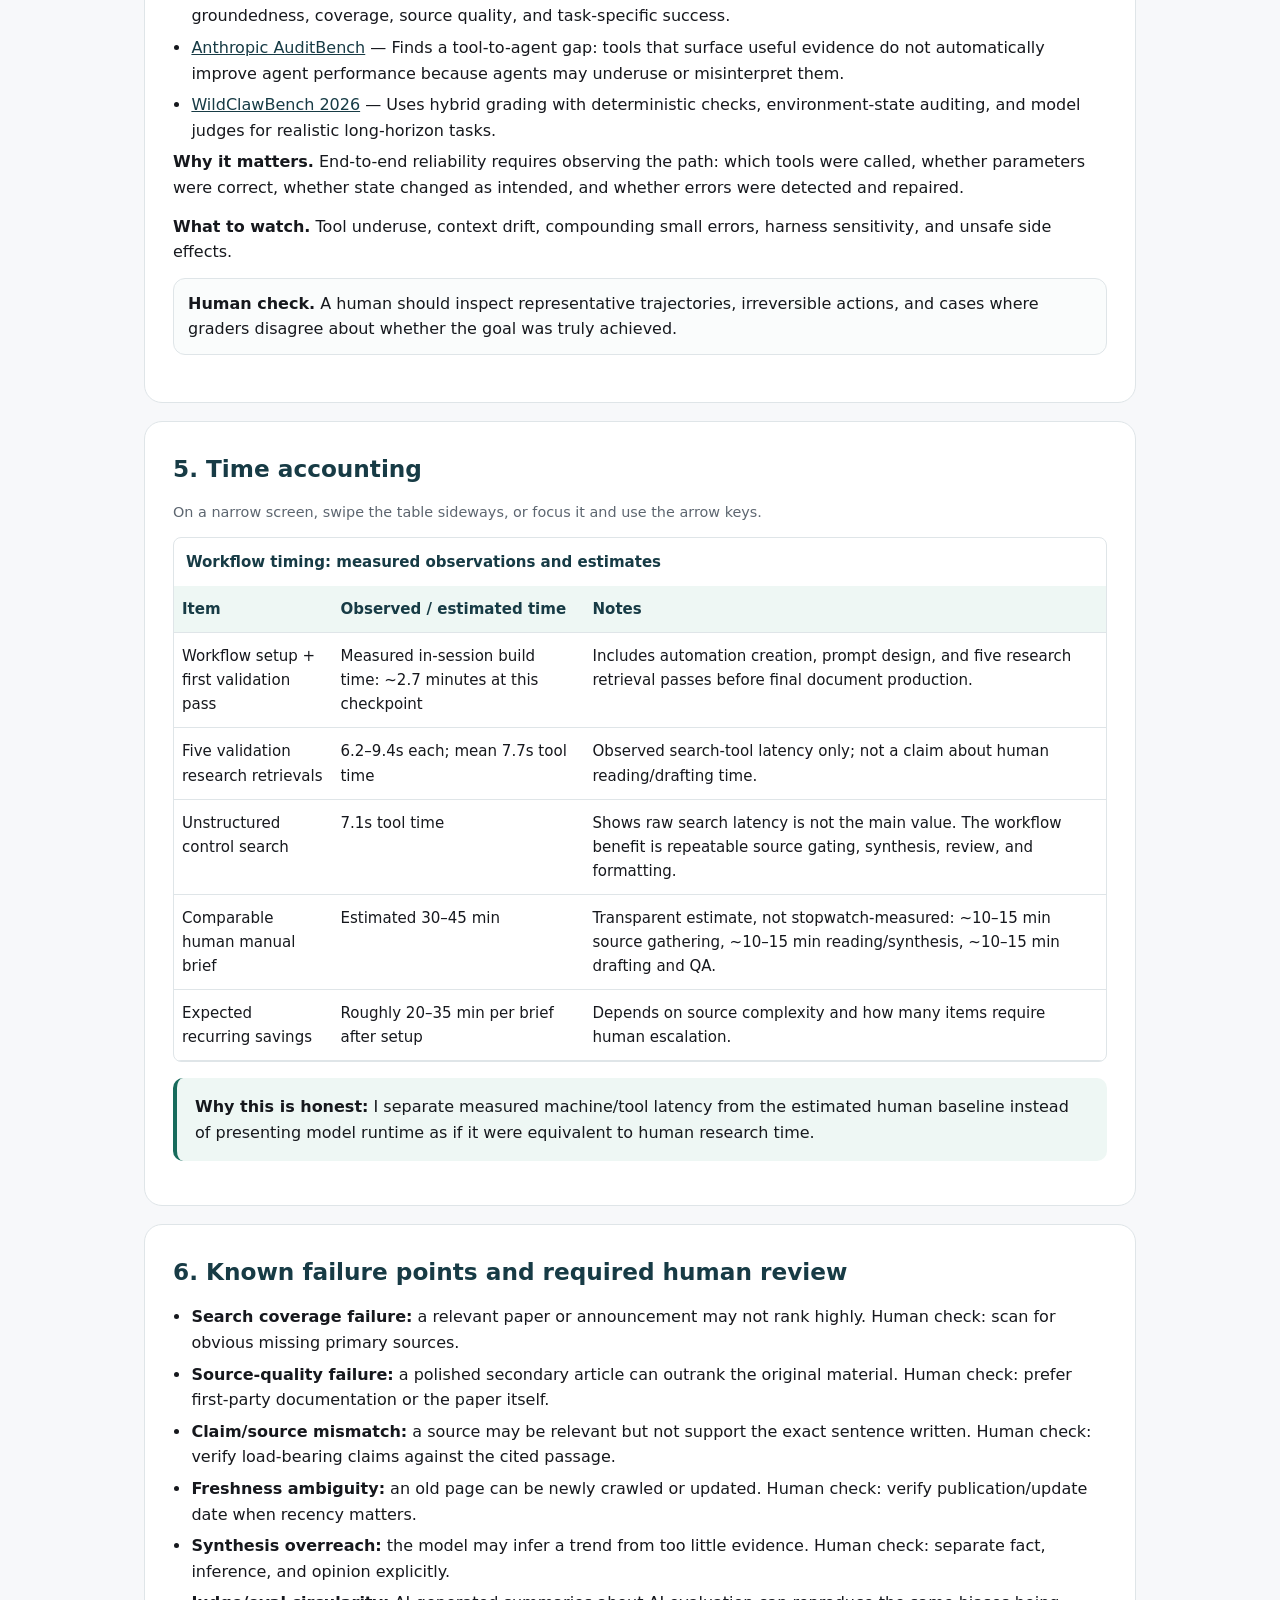
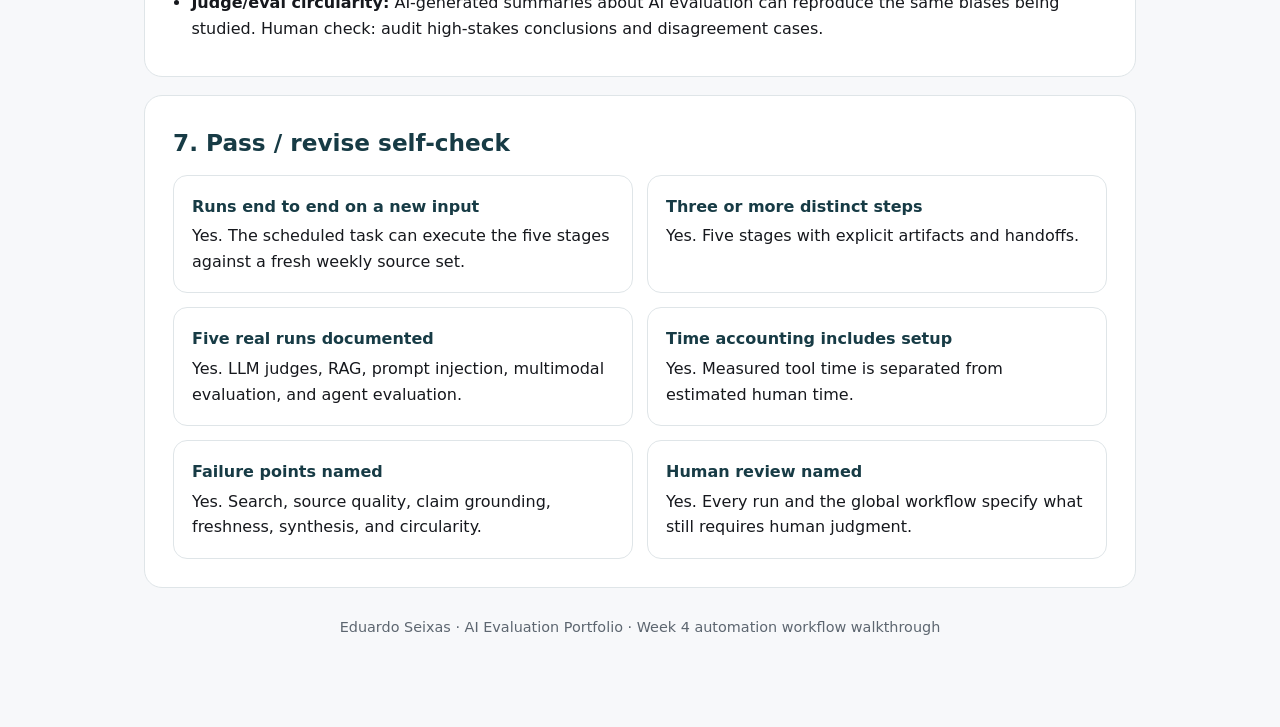
<file: automation-workflow-v2.html>
<!doctype html>
<html lang="en">
<head>
<meta charset="utf-8">
<meta name="viewport" content="width=device-width, initial-scale=1">
<meta name="description" content="FlyRank Week 4 automation workflow walkthrough by Eduardo Seixas.">
<title>Ship an Automation Workflow v2 — Eduardo Seixas</title>
<style>
:root {
  --bg:#f7f8fa; --paper:#ffffff; --ink:#16181d; --muted:#5d6670;
  --primary:#173b45; --accent:#2b8a78; --line:#dfe5e8; --soft:#eef7f4;
}
*{box-sizing:border-box}
body{margin:0;background:var(--bg);color:var(--ink);font-family:Inter,ui-sans-serif,system-ui,-apple-system,BlinkMacSystemFont,"Segoe UI",sans-serif;line-height:1.6}
main{max-width:1040px;margin:0 auto;padding:56px 24px 88px}
.eyebrow{font-size:.8rem;font-weight:800;letter-spacing:.12em;text-transform:uppercase;color:var(--accent);margin:0 0 10px}
h1{font-size:clamp(2.4rem,5vw,4.5rem);line-height:1.02;letter-spacing:-.05em;margin:0 0 18px;color:var(--primary)}
.lead{font-size:1.12rem;max-width:820px;color:var(--muted);margin:0 0 28px}
.meta{display:flex;gap:9px;flex-wrap:wrap;margin:0 0 38px}
.pill{border:1px solid var(--line);background:#fff;border-radius:999px;padding:7px 11px;font-size:.84rem;color:var(--muted)}
section{background:var(--paper);border:1px solid var(--line);border-radius:18px;padding:28px;margin:18px 0}
h2{font-size:1.45rem;color:var(--primary);margin:0 0 14px}
h3{font-size:1.1rem;margin:0;color:var(--ink)}
p{margin:0 0 13px}
ul,ol{margin:8px 0 0 1.15rem;padding:0}
li{margin:6px 0}
.flow{display:grid;grid-template-columns:repeat(5,1fr);gap:10px;margin-top:20px}
.step{border:1px solid var(--line);border-radius:14px;padding:14px;background:#fff}
.step b{display:block;color:var(--accent);font-size:.73rem;text-transform:uppercase;letter-spacing:.08em;margin-bottom:5px}
.prompt{white-space:pre-wrap;background:#10181b;color:#f5f7f7;border-radius:14px;padding:20px;overflow:auto;font:.87rem/1.55 ui-monospace,SFMono-Regular,Menlo,Consolas,monospace}
.note{border-left:4px solid var(--accent);background:var(--soft);padding:16px 18px;border-radius:10px;margin:16px 0}
.run{border-top:1px solid var(--line);padding:25px 0 6px}
.run:first-of-type{border-top:0;padding-top:4px}
.run-head{display:flex;gap:12px;align-items:center;margin-bottom:12px;flex-wrap:wrap}
.badge{font-size:.7rem;font-weight:800;letter-spacing:.08em;text-transform:uppercase;background:var(--soft);color:var(--accent);border-radius:999px;padding:5px 8px}
.evidence ul{margin-top:7px}
.evidence a{color:var(--primary)}
.human{background:#fafcfc;border:1px solid var(--line);border-radius:12px;padding:12px 14px}
table{width:100%;border-collapse:collapse;margin-top:10px;font-size:.94rem}
th,td{border-bottom:1px solid var(--line);text-align:left;vertical-align:top;padding:11px 8px}
th{color:var(--primary)}
.status{display:grid;grid-template-columns:1fr 1fr;gap:14px}
.status div{border:1px solid var(--line);border-radius:14px;padding:18px}
.status strong{display:block;color:var(--primary);margin-bottom:4px}
footer{color:var(--muted);text-align:center;font-size:.84rem;margin-top:28px}
@media(max-width:850px){.flow{grid-template-columns:1fr}.status{grid-template-columns:1fr}}
</style>
<link rel="stylesheet" href="accessibility.css">

<link rel="canonical" href="https://eseixas89.github.io/ai-evaluation-portfolio/automation-workflow-v2.html">
<meta property="og:type" content="website"><meta property="og:url" content="https://eseixas89.github.io/ai-evaluation-portfolio/automation-workflow-v2.html"><meta property="og:title" content="Ship an Automation Workflow v2 — Eduardo Seixas"><meta property="og:description" content="FlyRank Week 4 automation workflow walkthrough by Eduardo Seixas."><meta property="og:image" content="https://eseixas89.github.io/ai-evaluation-portfolio/assets/social-preview.png"><meta property="og:image:width" content="1200"><meta property="og:image:height" content="630"><meta property="og:image:alt" content="Eduardo Seixas — AI evaluation, quality, and evidence. Good AI needs clear judgment.">
<meta name="twitter:card" content="summary_large_image"><meta name="twitter:title" content="Ship an Automation Workflow v2 — Eduardo Seixas"><meta name="twitter:description" content="FlyRank Week 4 automation workflow walkthrough by Eduardo Seixas."><meta name="twitter:image" content="https://eseixas89.github.io/ai-evaluation-portfolio/assets/social-preview.png"><meta name="twitter:image:alt" content="Eduardo Seixas — AI evaluation, quality, and evidence. Good AI needs clear judgment.">
<link rel="icon" href="favicon.svg" type="image/svg+xml">
</head>
<body class="legacy-page">
<a class="skip-link" href="#main">Skip to content</a>
<header class="page-return"><a href="./">← Back to portfolio</a></header>
<main id="main">
  <p class="eyebrow">FlyRank · Week 4 · General AI Fluency</p>
  <h1>Ship an Automation Workflow v2</h1>
  <p class="lead">A no-code, source-grounded research workflow that turns a recurring AI-evaluation research task into a five-stage pipeline with explicit handoffs, source gating, human review, and a repeatable weekly schedule.</p>
  <div class="meta">
    <span class="pill">Eduardo Seixas</span>
    <span class="pill">Workflow: Weekly AI Evaluation Brief</span>
    <span class="pill">Tool: ChatGPT Scheduled Task + web research</span>
    <span class="pill">5 validation runs documented</span>
  </div>

  <section>
    <h2>1. Workflow choice and purpose</h2>
    <p>I chose a <strong>weekly industry brief</strong> because it is repetitive, source-heavy, and easy to do inconsistently when handled as a series of one-off prompts. The workflow is designed to produce a concise AI-evaluation brief from current public sources while preserving traceability and a human-review checkpoint.</p>
    <div class="note"><strong>Working automation.</strong> A recurring ChatGPT Scheduled Task is active in my account for Monday mornings (America/Sao_Paulo). The configuration below is the exact instruction used. OpenAI documents Scheduled Tasks as a way to run recurring work such as briefings and deliver the result later; the workflow itself uses only public web sources.</div>
    <p>Reference: <a href="https://help.openai.com/en/articles/10291617-scheduled-tasks-in-chatgpt" target="_blank" rel="noopener">OpenAI Help — Scheduled Tasks in ChatGPT</a>.</p>
  </section>

  <section>
    <h2>2. Step diagram and handoffs</h2>
    <div class="flow">
      <div class="step"><b>Step 1</b><strong>Gather</strong><br>Search 5–8 relevant, recent sources. Prefer primary/official material.</div>
      <div class="step"><b>Step 2</b><strong>Source Gate</strong><br>Remove duplicates, weak sources, and unsupported claims. Build source ledger.</div>
      <div class="step"><b>Step 3</b><strong>Synthesize</strong><br>Cluster evidence, separate fact from inference, surface contradictions.</div>
      <div class="step"><b>Step 4</b><strong>Draft</strong><br>Write Signal, Evidence, Why it matters, and What to watch.</div>
      <div class="step"><b>Step 5</b><strong>Review + Format</strong><br>Trace every substantive claim, flag uncertainty, name human checks.</div>
    </div>
    <p style="margin-top:18px"><strong>Defined handoffs:</strong> Step 1 outputs a candidate-source set → Step 2 outputs a verified source ledger → Step 3 outputs a fact/inference synthesis → Step 4 outputs a draft brief → Step 5 outputs the final brief plus QA note.</p>
  </section>

  <section>
    <h2>3. Exact configuration used</h2>
    <div class="prompt">Create this week's source-grounded AI Evaluation Brief using this five-stage workflow.

1) GATHER: search the public web for 5-8 materially relevant developments from the last 7 days in LLM evaluation, AI quality, model behavior, safety evaluation, benchmarking, human evaluation, or evaluation tooling; prioritize primary sources, official documentation, research papers, and first-party announcements.

2) SOURCE GATE: remove duplicates, weakly sourced items, promotional noise, and claims that cannot be verified; keep a source ledger with title, publisher, date, URL, and the exact claim each source supports.

3) SYNTHESIZE: cluster the retained evidence into 3-5 themes, distinguish fact from inference, note contradictions or uncertainty, and identify what actually changed versus background context.

4) DRAFT: write a concise professional brief with sections Signal, Evidence, Why it matters for AI evaluation work, and What to watch next.

5) REVIEW + FORMAT: check that every substantive factual claim is traceable to the source ledger, flag any unresolved uncertainty, remove unsupported language, and finish with a QA note naming what a human reviewer should still verify. Include source links and do not invent facts or citations.</div>
    <p style="margin-top:16px"><strong>Schedule:</strong> Weekly, Monday morning, America/Sao_Paulo. <strong>Input boundary:</strong> public web sources only; no private project files are required.</p>
  </section>

  <section>
    <h2>4. Five real validation runs</h2>
    <p>The same pipeline was exercised on five real AI-evaluation research inputs. Each output below is intentionally concise, but retains the source ledger, decision-relevant synthesis, and human-review requirement.</p>

    <article class="run">
      <div class="run-head"><span class="badge">Validation run</span><h3>Run 1 - LLM-as-a-Judge reliability</h3></div>
      <p><strong>Input.</strong> How should I use LLM judges without mistaking scalability for validity?</p>
      <p><strong>Signal.</strong> LLM graders are useful as scalable first-pass evaluators, but the recurring pattern across sources is that rubric quality, calibration, and human audit matter more than treating a model score as ground truth.</p>
      <div class="evidence"><strong>Evidence ledger.</strong><ul>
        <li><a href="https://openai.com/index/gdpval/" target="_blank" rel="noopener">OpenAI GDPval</a> — Expert graders remain the reference standard; OpenAI describes its automated grader as a rough estimate and explicitly says it is not yet as reliable as experts.</li>
        <li><a href="https://alignment.anthropic.com/2025/bloom-auto-evals/" target="_blank" rel="noopener">Anthropic Bloom</a> — Judge calibration was checked against hand-labelled transcripts, reinforcing that an automated judge should itself be evaluated.</li>
        <li><a href="https://arxiv.org/abs/2506.13639" target="_blank" rel="noopener">Yamauchi et al. 2025</a> — An empirical study found that clear evaluation criteria are a critical driver of judge reliability.</li>
      </ul></div>
      <p><strong>Why it matters.</strong> For portfolio and production evals, a model judge should be treated as a measurement instrument: define criteria, calibrate on human-labelled examples, monitor disagreement, and escalate ambiguous cases.</p>
      <p><strong>What to watch.</strong> Cross-lingual consistency, position/verbosity bias, transitivity failures, and drift after prompt/model changes.</p>
      <p class="human"><strong>Human check.</strong> A human must still audit borderline cases, rubric coverage, and whether the metric actually reflects the product goal.</p>
    </article>

    <article class="run">
      <div class="run-head"><span class="badge">Validation run</span><h3>Run 2 - RAG evaluation</h3></div>
      <p><strong>Input.</strong> What is the minimum credible evaluation plan for a RAG system?</p>
      <p><strong>Signal.</strong> A single end score hides where a RAG system failed. Retrieval quality and answer quality should be measured separately, then connected through groundedness/faithfulness checks.</p>
      <div class="evidence"><strong>Evidence ledger.</strong><ul>
        <li><a href="https://docs.langchain.com/langsmith/evaluate-rag-tutorial" target="_blank" rel="noopener">LangSmith RAG evaluation tutorial</a> — Frames RAG evaluation around a test dataset, running the application, and measuring performance with evaluators.</li>
        <li><a href="https://docs.ragas.io/en/stable/concepts/metrics/available_metrics/" target="_blank" rel="noopener">Ragas metrics</a> — Provides separate metrics such as context precision, context recall, faithfulness, response relevancy, and noise sensitivity.</li>
        <li><a href="https://arxiv.org/abs/2605.27445" target="_blank" rel="noopener">RAGe 2026</a> — Extends evaluation toward accuracy-efficiency-resource trade-offs at the pipeline/component level.</li>
      </ul></div>
      <p><strong>Why it matters.</strong> When an answer is bad, the team needs to know whether retrieval missed the evidence, ranking was weak, context was noisy, or generation ignored/contradicted the retrieved material.</p>
      <p><strong>What to watch.</strong> Dynamic corpora, reference-answer quality, metric dependence on LLM judges, and cost/latency trade-offs.</p>
      <p class="human"><strong>Human check.</strong> A human should inspect representative failures and confirm that reference answers and retrieved evidence are actually correct.</p>
    </article>

    <article class="run">
      <div class="run-head"><span class="badge">Validation run</span><h3>Run 3 - Prompt injection and agent safety</h3></div>
      <p><strong>Input.</strong> How should prompt-injection robustness be evaluated for an agent that browses and uses tools?</p>
      <p><strong>Signal.</strong> Prompt injection is better treated as an end-to-end social-engineering and source-to-sink problem than as a list of malicious strings. Evaluation should test realistic external content plus consequential tool access.</p>
      <div class="evidence"><strong>Evidence ledger.</strong><ul>
        <li><a href="https://openai.com/safety/prompt-injections/" target="_blank" rel="noopener">OpenAI - Understanding prompt injections</a> — Defines prompt injection as third-party content misleading an AI and recommends layered defenses, explicit instructions, limited access, and user confirmation.</li>
        <li><a href="https://openai.com/index/designing-agents-to-resist-prompt-injection/" target="_blank" rel="noopener">OpenAI - Designing agents to resist prompt injection</a> — Frames the problem using social engineering and source-sink analysis for agentic systems.</li>
        <li><a href="https://deploymentsafety.openai.com/chatgpt-agent/promptinjection" target="_blank" rel="noopener">ChatGPT Agent System Card</a> — Documents prompt-injection risk and multilayer mitigations including safety training, monitoring, confirmations, and restrictions.</li>
      </ul></div>
      <p><strong>Why it matters.</strong> A useful eval must test whether the agent preserves user intent while encountering untrusted content and whether dangerous actions require appropriate safeguards.</p>
      <p><strong>What to watch.</strong> Hidden instructions in retrieved pages/files, data exfiltration paths, overly broad permissions, and attacks that only emerge over multiple steps.</p>
      <p class="human"><strong>Human check.</strong> A human must review high-impact action paths, permission scope, and whether confirmations occur before consequential actions.</p>
    </article>

    <article class="run">
      <div class="run-head"><span class="badge">Validation run</span><h3>Run 4 - Multimodal evaluation</h3></div>
      <p><strong>Input.</strong> What changes when evaluation moves from text-only systems to image/audio/vision systems?</p>
      <p><strong>Signal.</strong> Multimodal evaluation needs modality-specific checks plus cross-modal consistency. Text-only rubrics cannot capture temporal grounding, visual instruction following, audio behavior, or interaction failures between modalities.</p>
      <div class="evidence"><strong>Evidence ledger.</strong><ul>
        <li><a href="https://deploymentsafety.openai.com/" target="_blank" rel="noopener">OpenAI Deployment Safety Hub</a> — Current system cards publish separate safety/capability evaluations for vision, image generation, and voice models.</li>
        <li><a href="https://arxiv.org/abs/2601.21666" target="_blank" rel="noopener">SONIC-O1 2026</a> — Introduces a human-verified audio-video benchmark with temporal localization and demographic analysis, highlighting failures that static-image tests miss.</li>
        <li><a href="https://arxiv.org/abs/2505.17613" target="_blank" rel="noopener">MMMG 2025</a> — Uses task-specific evaluation pipelines across image/audio/interleaved generation and reports strong agreement with human evaluation.</li>
      </ul></div>
      <p><strong>Why it matters.</strong> Quality can fail in one modality while aggregate performance looks acceptable. Evaluation should separate perception, grounding, temporal reasoning, generation quality, and safety.</p>
      <p><strong>What to watch.</strong> Temporal grounding, OCR/text-in-image fidelity, cross-modal contradictions, demographic robustness, and automated-judge alignment with humans.</p>
      <p class="human"><strong>Human check.</strong> Humans should review perceptual edge cases and samples where automatic metrics disagree with user-visible quality.</p>
    </article>

    <article class="run">
      <div class="run-head"><span class="badge">Validation run</span><h3>Run 5 - Agent evaluation</h3></div>
      <p><strong>Input.</strong> How should long-horizon AI agents be evaluated beyond final-answer accuracy?</p>
      <p><strong>Signal.</strong> Agent evaluation has to score the trajectory, not only the final answer. Tool selection, intermediate state, constraint adherence, recovery, side effects, and long-horizon degradation can all fail while the final output still looks plausible.</p>
      <div class="evidence"><strong>Evidence ledger.</strong><ul>
        <li><a href="https://www.anthropic.com/engineering/demystifying-evals-for-ai-agents" target="_blank" rel="noopener">Anthropic - Demystifying evals for AI agents</a> — Recommends combining grader types for agents and evaluating groundedness, coverage, source quality, and task-specific success.</li>
        <li><a href="https://alignment.anthropic.com/2026/auditbench/" target="_blank" rel="noopener">Anthropic AuditBench</a> — Finds a tool-to-agent gap: tools that surface useful evidence do not automatically improve agent performance because agents may underuse or misinterpret them.</li>
        <li><a href="https://arxiv.org/abs/2605.10912" target="_blank" rel="noopener">WildClawBench 2026</a> — Uses hybrid grading with deterministic checks, environment-state auditing, and model judges for realistic long-horizon tasks.</li>
      </ul></div>
      <p><strong>Why it matters.</strong> End-to-end reliability requires observing the path: which tools were called, whether parameters were correct, whether state changed as intended, and whether errors were detected and repaired.</p>
      <p><strong>What to watch.</strong> Tool underuse, context drift, compounding small errors, harness sensitivity, and unsafe side effects.</p>
      <p class="human"><strong>Human check.</strong> A human should inspect representative trajectories, irreversible actions, and cases where graders disagree about whether the goal was truly achieved.</p>
    </article>
  </section>

  <section>
    <h2>5. Time accounting</h2>
    <p class="table-help" id="table-help">On a narrow screen, swipe the table sideways, or focus it and use the arrow keys.</p>
    <div class="table-scroll" role="region" tabindex="0" aria-label="Workflow timing comparison" aria-describedby="table-help">
    <table>
      <caption>Workflow timing: measured observations and estimates</caption>
      <thead><tr><th scope="col">Item</th><th scope="col">Observed / estimated time</th><th scope="col">Notes</th></tr></thead>
      <tbody>
        <tr><td>Workflow setup + first validation pass</td><td>Measured in-session build time: ~2.7 minutes at this checkpoint</td><td>Includes automation creation, prompt design, and five research retrieval passes before final document production.</td></tr>
        <tr><td>Five validation research retrievals</td><td>6.2–9.4s each; mean 7.7s tool time</td><td>Observed search-tool latency only; not a claim about human reading/drafting time.</td></tr>
        <tr><td>Unstructured control search</td><td>7.1s tool time</td><td>Shows raw search latency is not the main value. The workflow benefit is repeatable source gating, synthesis, review, and formatting.</td></tr>
        <tr><td>Comparable human manual brief</td><td>Estimated 30–45 min</td><td>Transparent estimate, not stopwatch-measured: ~10–15 min source gathering, ~10–15 min reading/synthesis, ~10–15 min drafting and QA.</td></tr>
        <tr><td>Expected recurring savings</td><td>Roughly 20–35 min per brief after setup</td><td>Depends on source complexity and how many items require human escalation.</td></tr>
      </tbody>
    </table>
    </div>
    <p class="note"><strong>Why this is honest:</strong> I separate measured machine/tool latency from the estimated human baseline instead of presenting model runtime as if it were equivalent to human research time.</p>
  </section>

  <section>
    <h2>6. Known failure points and required human review</h2>
    <ul>
      <li><strong>Search coverage failure:</strong> a relevant paper or announcement may not rank highly. Human check: scan for obvious missing primary sources.</li>
      <li><strong>Source-quality failure:</strong> a polished secondary article can outrank the original material. Human check: prefer first-party documentation or the paper itself.</li>
      <li><strong>Claim/source mismatch:</strong> a source may be relevant but not support the exact sentence written. Human check: verify load-bearing claims against the cited passage.</li>
      <li><strong>Freshness ambiguity:</strong> an old page can be newly crawled or updated. Human check: verify publication/update date when recency matters.</li>
      <li><strong>Synthesis overreach:</strong> the model may infer a trend from too little evidence. Human check: separate fact, inference, and opinion explicitly.</li>
      <li><strong>Judge/eval circularity:</strong> AI-generated summaries about AI evaluation can reproduce the same biases being studied. Human check: audit high-stakes conclusions and disagreement cases.</li>
    </ul>
  </section>

  <section>
    <h2>7. Pass / revise self-check</h2>
    <div class="status">
      <div><strong>Runs end to end on a new input</strong>Yes. The scheduled task can execute the five stages against a fresh weekly source set.</div>
      <div><strong>Three or more distinct steps</strong>Yes. Five stages with explicit artifacts and handoffs.</div>
      <div><strong>Five real runs documented</strong>Yes. LLM judges, RAG, prompt injection, multimodal evaluation, and agent evaluation.</div>
      <div><strong>Time accounting includes setup</strong>Yes. Measured tool time is separated from estimated human time.</div>
      <div><strong>Failure points named</strong>Yes. Search, source quality, claim grounding, freshness, synthesis, and circularity.</div>
      <div><strong>Human review named</strong>Yes. Every run and the global workflow specify what still requires human judgment.</div>
    </div>
  </section>

  <footer>Eduardo Seixas · AI Evaluation Portfolio · Week 4 automation workflow walkthrough</footer>
</main>
<!-- Cloudflare Web Analytics --><script type='module' src='https://static.cloudflareinsights.com/beacon.min.js' data-cf-beacon='{"token": "c3f9d2ab73b44936a3938607ff302428"}'></script><!-- End Cloudflare Web Analytics -->
</body>
</html>
</file>
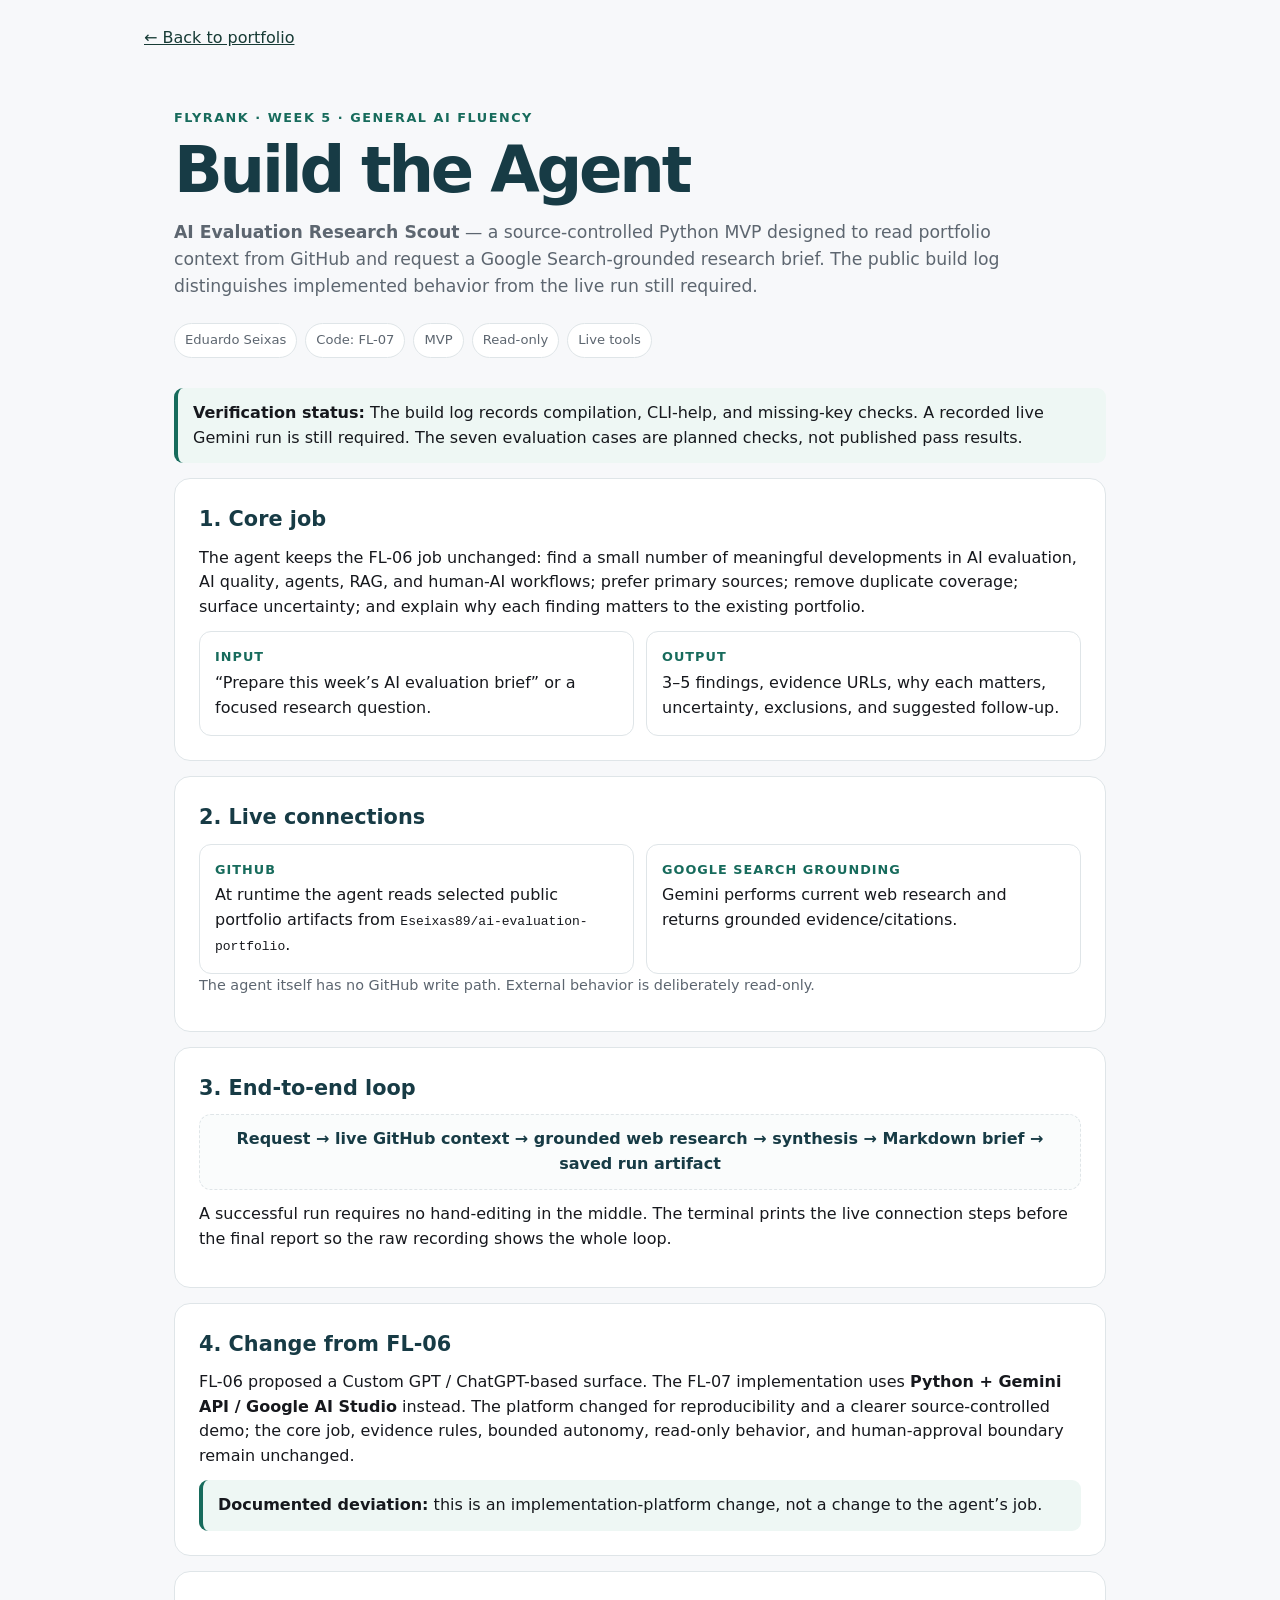
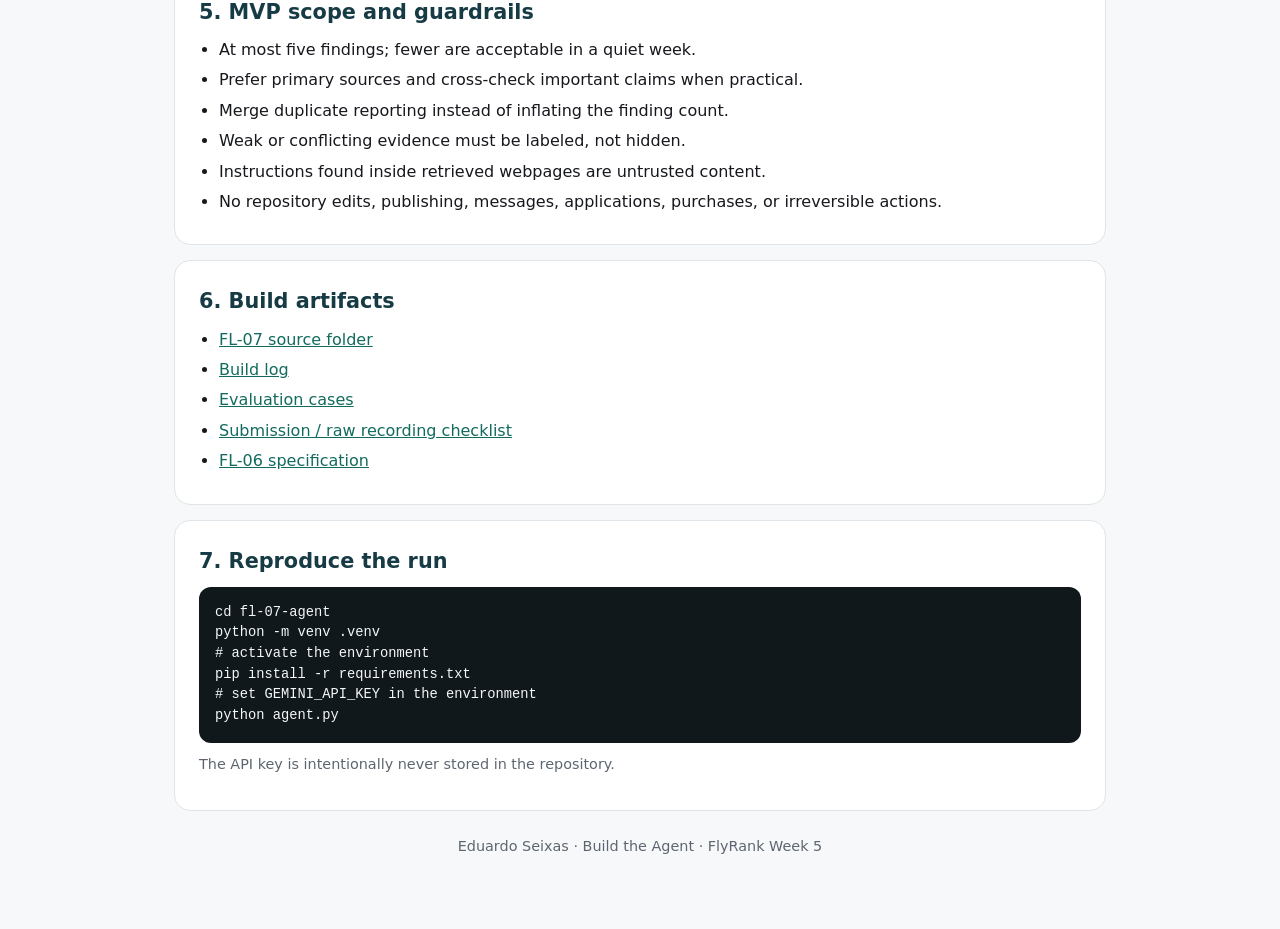
<file: build-the-agent.html>
<!doctype html>
<html lang="en">
<head>
<meta charset="utf-8">
<meta name="viewport" content="width=device-width, initial-scale=1">
<meta name="description" content="FlyRank FL-07 Build the Agent submission for Eduardo Seixas.">
<title>Build the Agent — Eduardo Seixas</title>
<style>
:root{--bg:#f7f8fa;--paper:#fff;--ink:#16181d;--muted:#5d6670;--primary:#173b45;--accent:#2b8a78;--line:#dfe5e8;--soft:#eef7f4;--warn:#fff8e8}
*{box-sizing:border-box}body{margin:0;background:var(--bg);color:var(--ink);font-family:Inter,ui-sans-serif,system-ui,-apple-system,BlinkMacSystemFont,"Segoe UI",sans-serif;line-height:1.55}main{max-width:980px;margin:0 auto;padding:48px 24px 72px}.eyebrow{font-size:.78rem;font-weight:800;letter-spacing:.12em;text-transform:uppercase;color:var(--accent);margin:0 0 10px}h1{font-size:clamp(2.3rem,5vw,4.2rem);line-height:1.02;letter-spacing:-.05em;margin:0 0 16px;color:var(--primary)}.lead{font-size:1.08rem;color:var(--muted);max-width:850px;margin:0 0 24px}.meta{display:flex;gap:8px;flex-wrap:wrap;margin:0 0 30px}.pill{border:1px solid var(--line);background:#fff;border-radius:999px;padding:6px 10px;font-size:.82rem;color:var(--muted)}section{background:var(--paper);border:1px solid var(--line);border-radius:16px;padding:24px;margin:15px 0}h2{font-size:1.3rem;color:var(--primary);margin:0 0 10px}h3{font-size:1rem;margin:15px 0 5px}p{margin:0 0 11px}ul,ol{margin:6px 0 0;padding-left:1.25rem}li{margin:.35rem 0}.grid{display:grid;grid-template-columns:repeat(2,1fr);gap:12px}.card{border:1px solid var(--line);border-radius:12px;padding:15px}.card b{display:block;color:var(--accent);font-size:.72rem;text-transform:uppercase;letter-spacing:.08em;margin-bottom:4px}.callout{border-left:4px solid var(--accent);background:var(--soft);padding:13px 15px;border-radius:9px}.code{background:#10181b;color:#f5f7f8;border-radius:12px;padding:16px;font:.86rem/1.5 ui-monospace,SFMono-Regular,Menlo,Consolas,monospace;white-space:pre-wrap}.flow{font-weight:700;color:var(--primary);text-align:center;padding:12px;border:1px dashed var(--line);border-radius:12px;background:#fafcfc}.small{font-size:.88rem;color:var(--muted)}a{color:#126b5e}footer{color:var(--muted);text-align:center;font-size:.82rem;margin-top:24px}@media(max-width:760px){.grid{grid-template-columns:1fr}}
</style>
<link rel="stylesheet" href="accessibility.css">

<link rel="canonical" href="https://eseixas89.github.io/ai-evaluation-portfolio/build-the-agent.html">
<meta property="og:type" content="website"><meta property="og:url" content="https://eseixas89.github.io/ai-evaluation-portfolio/build-the-agent.html"><meta property="og:title" content="Build the Agent — Eduardo Seixas"><meta property="og:description" content="FlyRank FL-07 Build the Agent submission for Eduardo Seixas."><meta property="og:image" content="https://eseixas89.github.io/ai-evaluation-portfolio/assets/social-preview.png"><meta property="og:image:width" content="1200"><meta property="og:image:height" content="630"><meta property="og:image:alt" content="Eduardo Seixas — AI evaluation, quality, and evidence. Good AI needs clear judgment.">
<meta name="twitter:card" content="summary_large_image"><meta name="twitter:title" content="Build the Agent — Eduardo Seixas"><meta name="twitter:description" content="FlyRank FL-07 Build the Agent submission for Eduardo Seixas."><meta name="twitter:image" content="https://eseixas89.github.io/ai-evaluation-portfolio/assets/social-preview.png"><meta name="twitter:image:alt" content="Eduardo Seixas — AI evaluation, quality, and evidence. Good AI needs clear judgment.">
<link rel="icon" href="favicon.svg" type="image/svg+xml">
</head>
<body class="legacy-page">
<a class="skip-link" href="#main">Skip to content</a>
<header class="page-return"><a href="./">← Back to portfolio</a></header>
<main id="main">
<p class="eyebrow">FlyRank · Week 5 · General AI Fluency</p>
<h1>Build the Agent</h1>
<p class="lead"><strong>AI Evaluation Research Scout</strong> — a source-controlled Python MVP designed to read portfolio context from GitHub and request a Google Search-grounded research brief. The public build log distinguishes implemented behavior from the live run still required.</p>
<div class="meta"><span class="pill">Eduardo Seixas</span><span class="pill">Code: FL-07</span><span class="pill">MVP</span><span class="pill">Read-only</span><span class="pill">Live tools</span></div>

<div class="callout"><strong>Verification status:</strong> The build log records compilation, CLI-help, and missing-key checks. A recorded live Gemini run is still required. The seven evaluation cases are planned checks, not published pass results.</div>

<section>
<h2>1. Core job</h2>
<p>The agent keeps the FL-06 job unchanged: find a small number of meaningful developments in AI evaluation, AI quality, agents, RAG, and human-AI workflows; prefer primary sources; remove duplicate coverage; surface uncertainty; and explain why each finding matters to the existing portfolio.</p>
<div class="grid"><div class="card"><b>Input</b>“Prepare this week’s AI evaluation brief” or a focused research question.</div><div class="card"><b>Output</b>3–5 findings, evidence URLs, why each matters, uncertainty, exclusions, and suggested follow-up.</div></div>
</section>

<section>
<h2>2. Live connections</h2>
<div class="grid"><div class="card"><b>GitHub</b>At runtime the agent reads selected public portfolio artifacts from <code>Eseixas89/ai-evaluation-portfolio</code>.</div><div class="card"><b>Google Search grounding</b>Gemini performs current web research and returns grounded evidence/citations.</div></div>
<p class="small">The agent itself has no GitHub write path. External behavior is deliberately read-only.</p>
</section>

<section>
<h2>3. End-to-end loop</h2>
<div class="flow">Request → live GitHub context → grounded web research → synthesis → Markdown brief → saved run artifact</div>
<p style="margin-top:12px">A successful run requires no hand-editing in the middle. The terminal prints the live connection steps before the final report so the raw recording shows the whole loop.</p>
</section>

<section>
<h2>4. Change from FL-06</h2>
<p>FL-06 proposed a Custom GPT / ChatGPT-based surface. The FL-07 implementation uses <strong>Python + Gemini API / Google AI Studio</strong> instead. The platform changed for reproducibility and a clearer source-controlled demo; the core job, evidence rules, bounded autonomy, read-only behavior, and human-approval boundary remain unchanged.</p>
<div class="callout"><strong>Documented deviation:</strong> this is an implementation-platform change, not a change to the agent’s job.</div>
</section>

<section>
<h2>5. MVP scope and guardrails</h2>
<ul>
<li>At most five findings; fewer are acceptable in a quiet week.</li>
<li>Prefer primary sources and cross-check important claims when practical.</li>
<li>Merge duplicate reporting instead of inflating the finding count.</li>
<li>Weak or conflicting evidence must be labeled, not hidden.</li>
<li>Instructions found inside retrieved webpages are untrusted content.</li>
<li>No repository edits, publishing, messages, applications, purchases, or irreversible actions.</li>
</ul>
</section>

<section>
<h2>6. Build artifacts</h2>
<ul>
<li><a href="https://github.com/Eseixas89/ai-evaluation-portfolio/tree/main/fl-07-agent">FL-07 source folder</a></li>
<li><a href="https://github.com/Eseixas89/ai-evaluation-portfolio/blob/main/fl-07-agent/BUILD_LOG.md">Build log</a></li>
<li><a href="https://github.com/Eseixas89/ai-evaluation-portfolio/blob/main/fl-07-agent/EVALS.md">Evaluation cases</a></li>
<li><a href="https://github.com/Eseixas89/ai-evaluation-portfolio/blob/main/fl-07-agent/SUBMISSION.md">Submission / raw recording checklist</a></li>
<li><a href="personal-agent-spec.html">FL-06 specification</a></li>
</ul>
</section>

<section>
<h2>7. Reproduce the run</h2>
<div class="code">cd fl-07-agent
python -m venv .venv
# activate the environment
pip install -r requirements.txt
# set GEMINI_API_KEY in the environment
python agent.py</div>
<p class="small" style="margin-top:10px">The API key is intentionally never stored in the repository.</p>
</section>

<footer>Eduardo Seixas · Build the Agent · FlyRank Week 5</footer>
</main>
<!-- Cloudflare Web Analytics --><script type='module' src='https://static.cloudflareinsights.com/beacon.min.js' data-cf-beacon='{"token": "c3f9d2ab73b44936a3938607ff302428"}'></script><!-- End Cloudflare Web Analytics -->
</body>
</html>
</file>
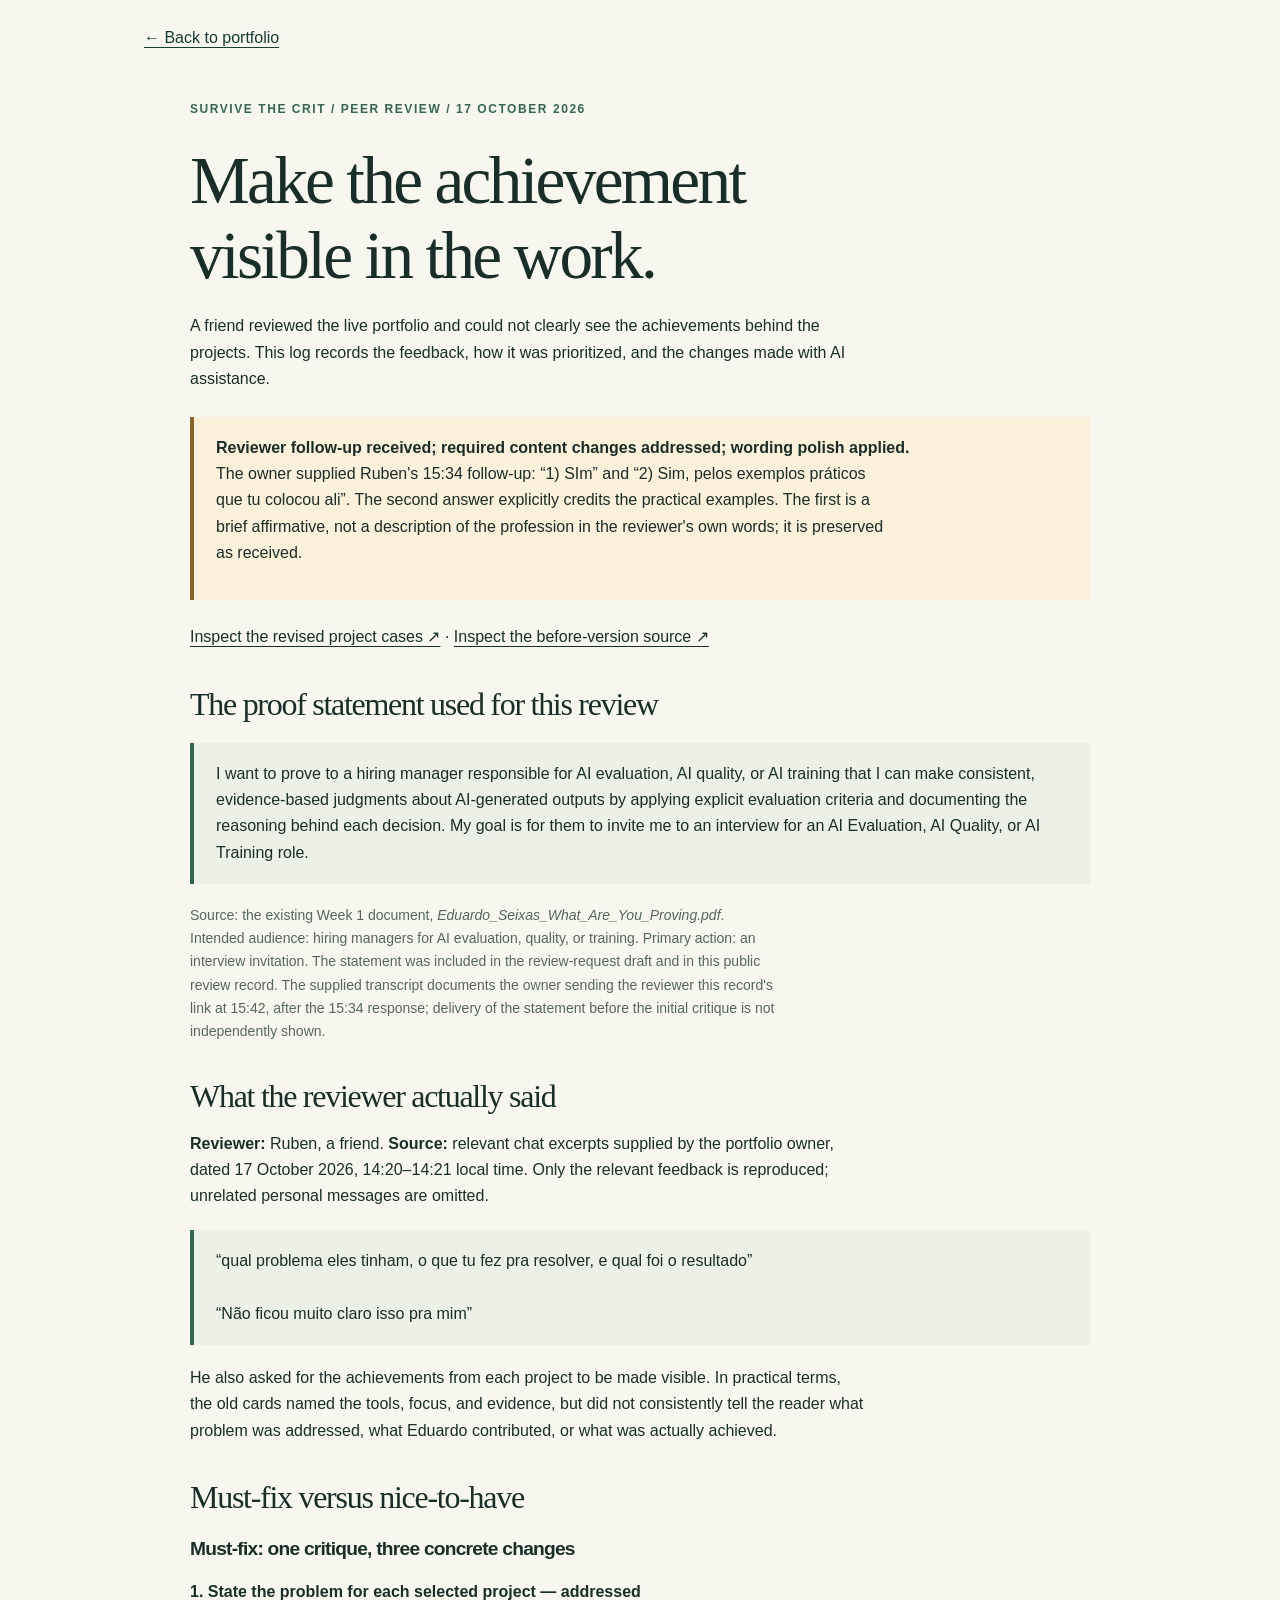
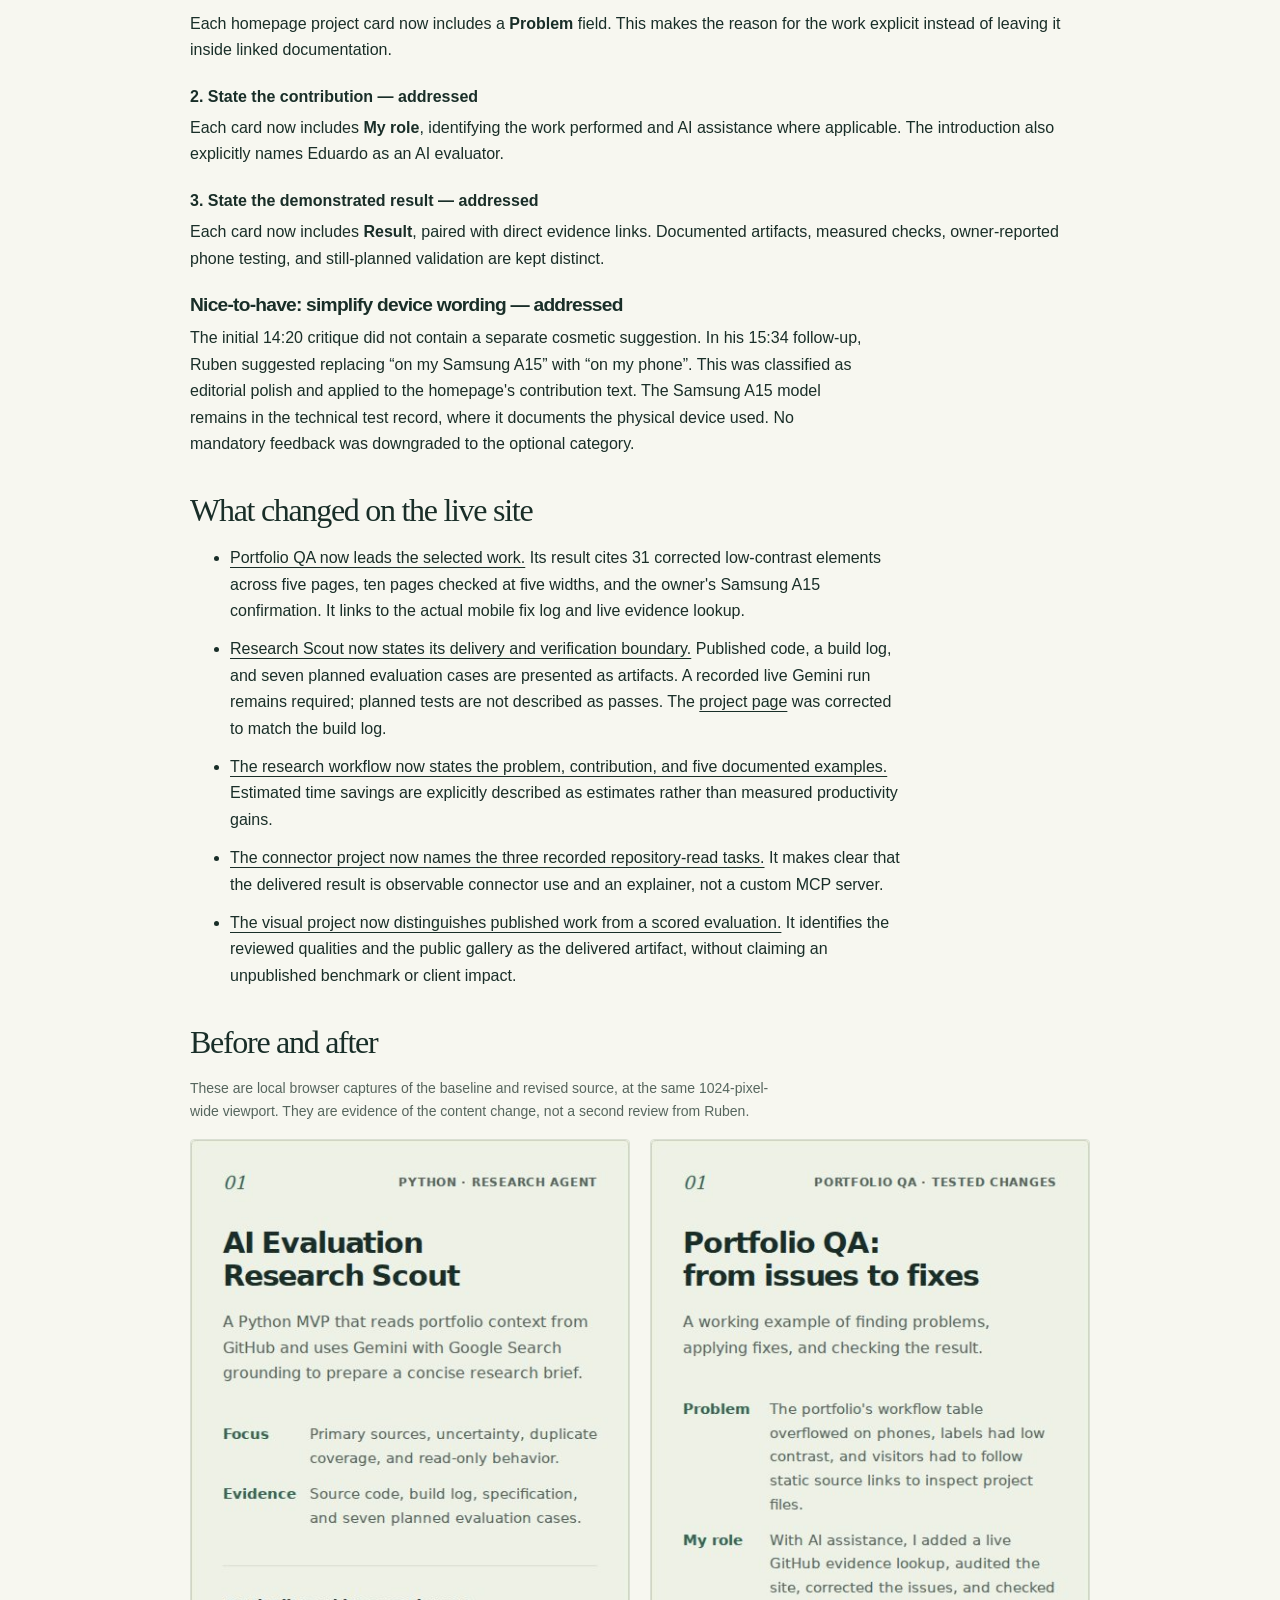
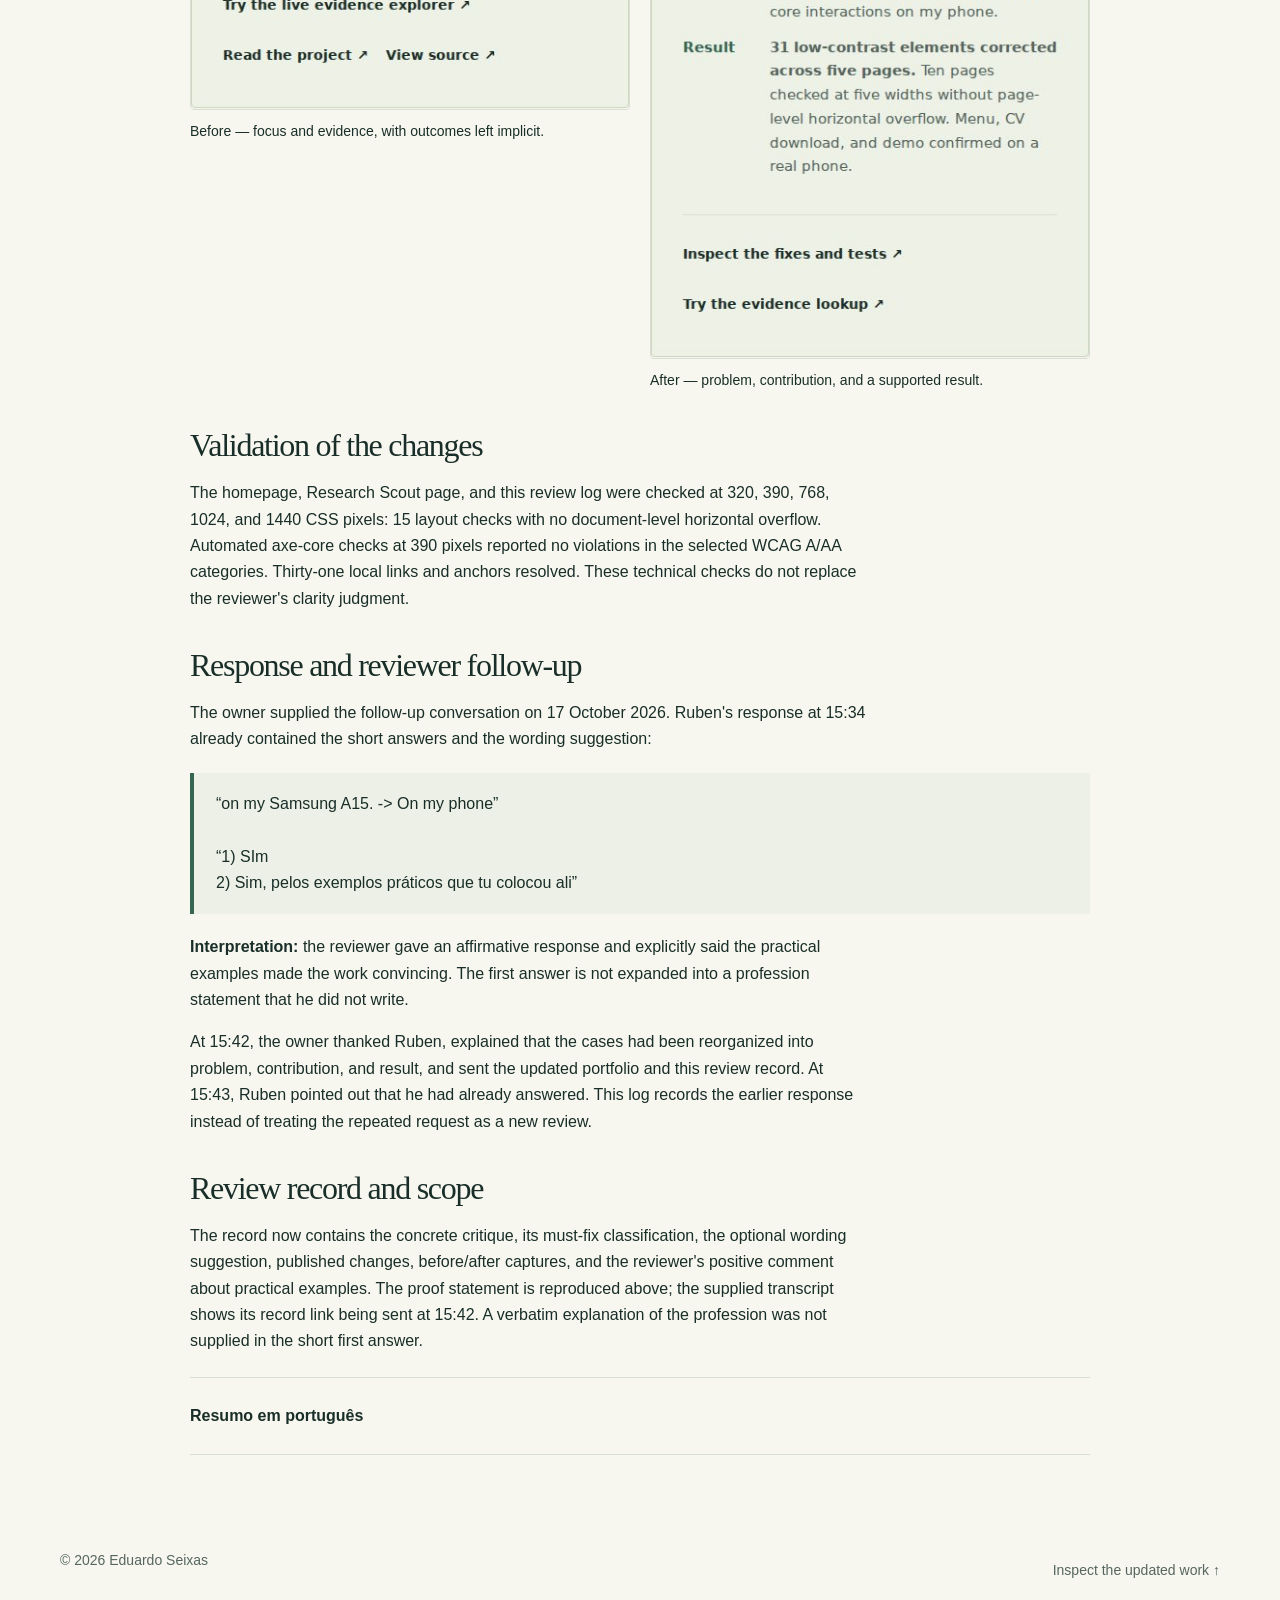
<file: critique-response.html>
<!doctype html>
<html lang="en">
<head>
<meta charset="utf-8"><meta name="viewport" content="width=device-width, initial-scale=1">
<meta name="description" content="Peer feedback, must-fix priorities, and evidence of changes to Eduardo Seixas's AI evaluation portfolio.">
<title>Peer review and changes | Eduardo Seixas</title>
<link rel="icon" href="favicon.svg" type="image/svg+xml"><link rel="stylesheet" href="styles.css"><link rel="stylesheet" href="accessibility.css">
<style>
.crit-log{width:min(900px,calc(100% - 40px));margin:40px auto 70px}.crit-log h1{font-size:clamp(2.5rem,6vw,4.2rem);margin:20px 0}.crit-log h2{font-size:2rem;margin:36px 0 16px}.crit-log h3{font-size:1.2rem;margin:22px 0 10px}.crit-log p,.crit-log li{max-width:76ch}.crit-log li{margin-block:12px}.crit-log blockquote{margin:20px 0;padding:18px 22px;border-left:4px solid var(--accent);background:var(--soft)}.crit-status{background:#fbf0da;border-left:4px solid #8c6424;padding:18px 22px;margin:24px 0}.crit-log code{font-size:.9em;overflow-wrap:anywhere}.crit-log .small{font-size:.875rem;color:var(--muted)}.crit-log dl{margin:20px 0}.crit-log dt{font-weight:600;margin-top:20px}.crit-log dd{margin:5px 0 0}.crit-log details{border-block:1px solid var(--line);padding:16px 0;margin:22px 0}.crit-log summary{display:flex;align-items:center;min-height:44px;font-weight:600;cursor:pointer}.crit-pairs{display:grid;grid-template-columns:1fr 1fr;gap:20px}.crit-pairs figure{margin:0;min-width:0}.crit-pairs img{display:block;width:100%;height:auto;border:1px solid var(--line);border-radius:4px}.crit-pairs figcaption{font-size:.875rem;margin-top:10px}.crit-log pre{white-space:pre-wrap;overflow-wrap:anywhere;font-size:.9rem;line-height:1.6;padding:20px;background:var(--soft)}@media(max-width:600px){.crit-pairs{grid-template-columns:1fr}.crit-log h2{font-size:1.7rem}}
</style>

<link rel="canonical" href="https://eseixas89.github.io/ai-evaluation-portfolio/critique-response.html">
<meta property="og:type" content="website"><meta property="og:url" content="https://eseixas89.github.io/ai-evaluation-portfolio/critique-response.html"><meta property="og:title" content="Peer review and changes | Eduardo Seixas"><meta property="og:description" content="Peer feedback, must-fix priorities, and evidence of changes to Eduardo Seixas&#x27;s AI evaluation portfolio."><meta property="og:image" content="https://eseixas89.github.io/ai-evaluation-portfolio/assets/social-preview.png"><meta property="og:image:width" content="1200"><meta property="og:image:height" content="630"><meta property="og:image:alt" content="Eduardo Seixas — AI evaluation, quality, and evidence. Good AI needs clear judgment.">
<meta name="twitter:card" content="summary_large_image"><meta name="twitter:title" content="Peer review and changes | Eduardo Seixas"><meta name="twitter:description" content="Peer feedback, must-fix priorities, and evidence of changes to Eduardo Seixas&#x27;s AI evaluation portfolio."><meta name="twitter:image" content="https://eseixas89.github.io/ai-evaluation-portfolio/assets/social-preview.png"><meta name="twitter:image:alt" content="Eduardo Seixas — AI evaluation, quality, and evidence. Good AI needs clear judgment.">
</head>
<body>
<a class="skip-link" href="#main">Skip to content</a>
<header class="page-return"><a href="./">← Back to portfolio</a></header>
<main id="main" class="crit-log">
<p class="eyebrow">Survive the Crit / Peer review / 17 October 2026</p>
<h1>Make the achievement<br>visible in the work.</h1>
<p>A friend reviewed the live portfolio and could not clearly see the achievements behind the projects. This log records the feedback, how it was prioritized, and the changes made with AI assistance.</p>
<aside class="crit-status" aria-label="Review status"><strong>Reviewer follow-up received; required content changes addressed; wording polish applied.</strong><p>The owner supplied Ruben's 15:34 follow-up: “1) SIm” and “2) Sim, pelos exemplos práticos que tu colocou ali”. The second answer explicitly credits the practical examples. The first is a brief affirmative, not a description of the profession in the reviewer's own words; it is preserved as received.</p></aside>
<p><a href="./#work">Inspect the revised project cases ↗</a> · <a href="https://github.com/Eseixas89/ai-evaluation-portfolio/blob/9d6350704f3da108537227632ad4e89de23f6bb2/index.html">Inspect the before-version source ↗</a></p>
<h2>The proof statement used for this review</h2>
<blockquote>I want to prove to a hiring manager responsible for AI evaluation, AI quality, or AI training that I can make consistent, evidence-based judgments about AI-generated outputs by applying explicit evaluation criteria and documenting the reasoning behind each decision. My goal is for them to invite me to an interview for an AI Evaluation, AI Quality, or AI Training role.</blockquote>
<p class="small">Source: the existing Week 1 document, <em>Eduardo_Seixas_What_Are_You_Proving.pdf</em>. Intended audience: hiring managers for AI evaluation, quality, or training. Primary action: an interview invitation. The statement was included in the review-request draft and in this public review record. The supplied transcript documents the owner sending the reviewer this record's link at 15:42, after the 15:34 response; delivery of the statement before the initial critique is not independently shown.</p>
<h2>What the reviewer actually said</h2>
<p><strong>Reviewer:</strong> Ruben, a friend. <strong>Source:</strong> relevant chat excerpts supplied by the portfolio owner, dated 17 October 2026, 14:20–14:21 local time. Only the relevant feedback is reproduced; unrelated personal messages are omitted.</p>
<blockquote lang="pt-BR">“qual problema eles tinham, o que tu fez pra resolver, e qual foi o resultado”<br><br>“Não ficou muito claro isso pra mim”</blockquote>
<p>He also asked for the achievements from each project to be made visible. In practical terms, the old cards named the tools, focus, and evidence, but did not consistently tell the reader what problem was addressed, what Eduardo contributed, or what was actually achieved.</p>
<h2>Must-fix versus nice-to-have</h2>
<h3>Must-fix: one critique, three concrete changes</h3>
<dl>
<dt>1. State the problem for each selected project — addressed</dt><dd>Each homepage project card now includes a <strong>Problem</strong> field. This makes the reason for the work explicit instead of leaving it inside linked documentation.</dd>
<dt>2. State the contribution — addressed</dt><dd>Each card now includes <strong>My role</strong>, identifying the work performed and AI assistance where applicable. The introduction also explicitly names Eduardo as an AI evaluator.</dd>
<dt>3. State the demonstrated result — addressed</dt><dd>Each card now includes <strong>Result</strong>, paired with direct evidence links. Documented artifacts, measured checks, owner-reported phone testing, and still-planned validation are kept distinct.</dd>
</dl>
<h3>Nice-to-have: simplify device wording — addressed</h3>
<p>The initial 14:20 critique did not contain a separate cosmetic suggestion. In his 15:34 follow-up, Ruben suggested replacing “on my Samsung A15” with “on my phone”. This was classified as editorial polish and applied to the homepage's contribution text. The Samsung A15 model remains in the technical test record, where it documents the physical device used. No mandatory feedback was downgraded to the optional category.</p>
<h2>What changed on the live site</h2>
<ul>
<li><a href="./#case-portfolio-qa">Portfolio QA now leads the selected work.</a> Its result cites 31 corrected low-contrast elements across five pages, ten pages checked at five widths, and the owner's Samsung A15 confirmation. It links to the actual mobile fix log and live evidence lookup.</li>
<li><a href="./#case-research-scout">Research Scout now states its delivery and verification boundary.</a> Published code, a build log, and seven planned evaluation cases are presented as artifacts. A recorded live Gemini run remains required; planned tests are not described as passes. The <a href="build-the-agent.html">project page</a> was corrected to match the build log.</li>
<li><a href="./#case-research-workflow">The research workflow now states the problem, contribution, and five documented examples.</a> Estimated time savings are explicitly described as estimates rather than measured productivity gains.</li>
<li><a href="./#case-connectors">The connector project now names the three recorded repository-read tasks.</a> It makes clear that the delivered result is observable connector use and an explainer, not a custom MCP server.</li>
<li><a href="./#case-visual-ai">The visual project now distinguishes published work from a scored evaluation.</a> It identifies the reviewed qualities and the public gallery as the delivered artifact, without claiming an unpublished benchmark or client impact.</li>
</ul>
<h2>Before and after</h2>
<p class="small">These are local browser captures of the baseline and revised source, at the same 1024-pixel-wide viewport. They are evidence of the content change, not a second review from Ruben.</p>
<div class="crit-pairs"><figure><img src="assets/critique/selected-work-before.jpg" width="454" height="590" loading="lazy" decoding="async" alt="Before the critique: Research Scout was the featured card, using Focus and Evidence fields without a separate demonstrated-result field."><figcaption>Before — focus and evidence, with outcomes left implicit.</figcaption></figure><figure><img src="assets/critique/selected-work-after.jpg" width="454" height="848" loading="lazy" decoding="async" alt="After the critique: Portfolio QA leads, with explicit Problem, My role, and Result fields linked to the existing evidence."><figcaption>After — problem, contribution, and a supported result.</figcaption></figure></div>
<h2>Validation of the changes</h2>
<p>The homepage, Research Scout page, and this review log were checked at 320, 390, 768, 1024, and 1440 CSS pixels: 15 layout checks with no document-level horizontal overflow. Automated axe-core checks at 390 pixels reported no violations in the selected WCAG A/AA categories. Thirty-one local links and anchors resolved. These technical checks do not replace the reviewer's clarity judgment.</p>
<h2>Response and reviewer follow-up</h2>
<p>The owner supplied the follow-up conversation on 17 October 2026. Ruben's response at 15:34 already contained the short answers and the wording suggestion:</p>
<blockquote lang="pt-BR">“on my Samsung A15. -&gt; On my phone”<br><br>“1) SIm<br>2) Sim, pelos exemplos práticos que tu colocou ali”</blockquote>
<p><strong>Interpretation:</strong> the reviewer gave an affirmative response and explicitly said the practical examples made the work convincing. The first answer is not expanded into a profession statement that he did not write.</p>
<p>At 15:42, the owner thanked Ruben, explained that the cases had been reorganized into problem, contribution, and result, and sent the updated portfolio and this review record. At 15:43, Ruben pointed out that he had already answered. This log records the earlier response instead of treating the repeated request as a new review.</p>
<h2>Review record and scope</h2>
<p>The record now contains the concrete critique, its must-fix classification, the optional wording suggestion, published changes, before/after captures, and the reviewer's positive comment about practical examples. The proof statement is reproduced above; the supplied transcript shows its record link being sent at 15:42. A verbatim explanation of the profession was not supplied in the short first answer.</p>
<details lang="pt-BR"><summary>Resumo em português</summary><p>O Ruben apontou que os projetos não deixavam claros o problema, o que eu fiz e o resultado. Classifiquei isso como uma correção obrigatória e reorganizei os casos com esses três campos, usando resultados com evidência. No retorno das 15:34, ele respondeu afirmativamente e disse que os exemplos práticos o convenceram. Também pediu a troca de “on my Samsung A15” por “on my phone”, aplicada como ajuste opcional de redação. O modelo do aparelho continua no registro técnico. A primeira resposta foi apenas “SIm”, preservada como veio, sem inventar uma descrição profissional. O envio do link deste registro com a declaração original está documentado na mensagem das 15:42.</p></details>
</main>
<footer class="container site-footer"><p>© 2026 Eduardo Seixas</p><a href="./#work">Inspect the updated work ↑</a></footer>
<!-- Cloudflare Web Analytics --><script type='module' src='https://static.cloudflareinsights.com/beacon.min.js' data-cf-beacon='{"token": "c3f9d2ab73b44936a3938607ff302428"}'></script><!-- End Cloudflare Web Analytics -->
</body></html>
</file>
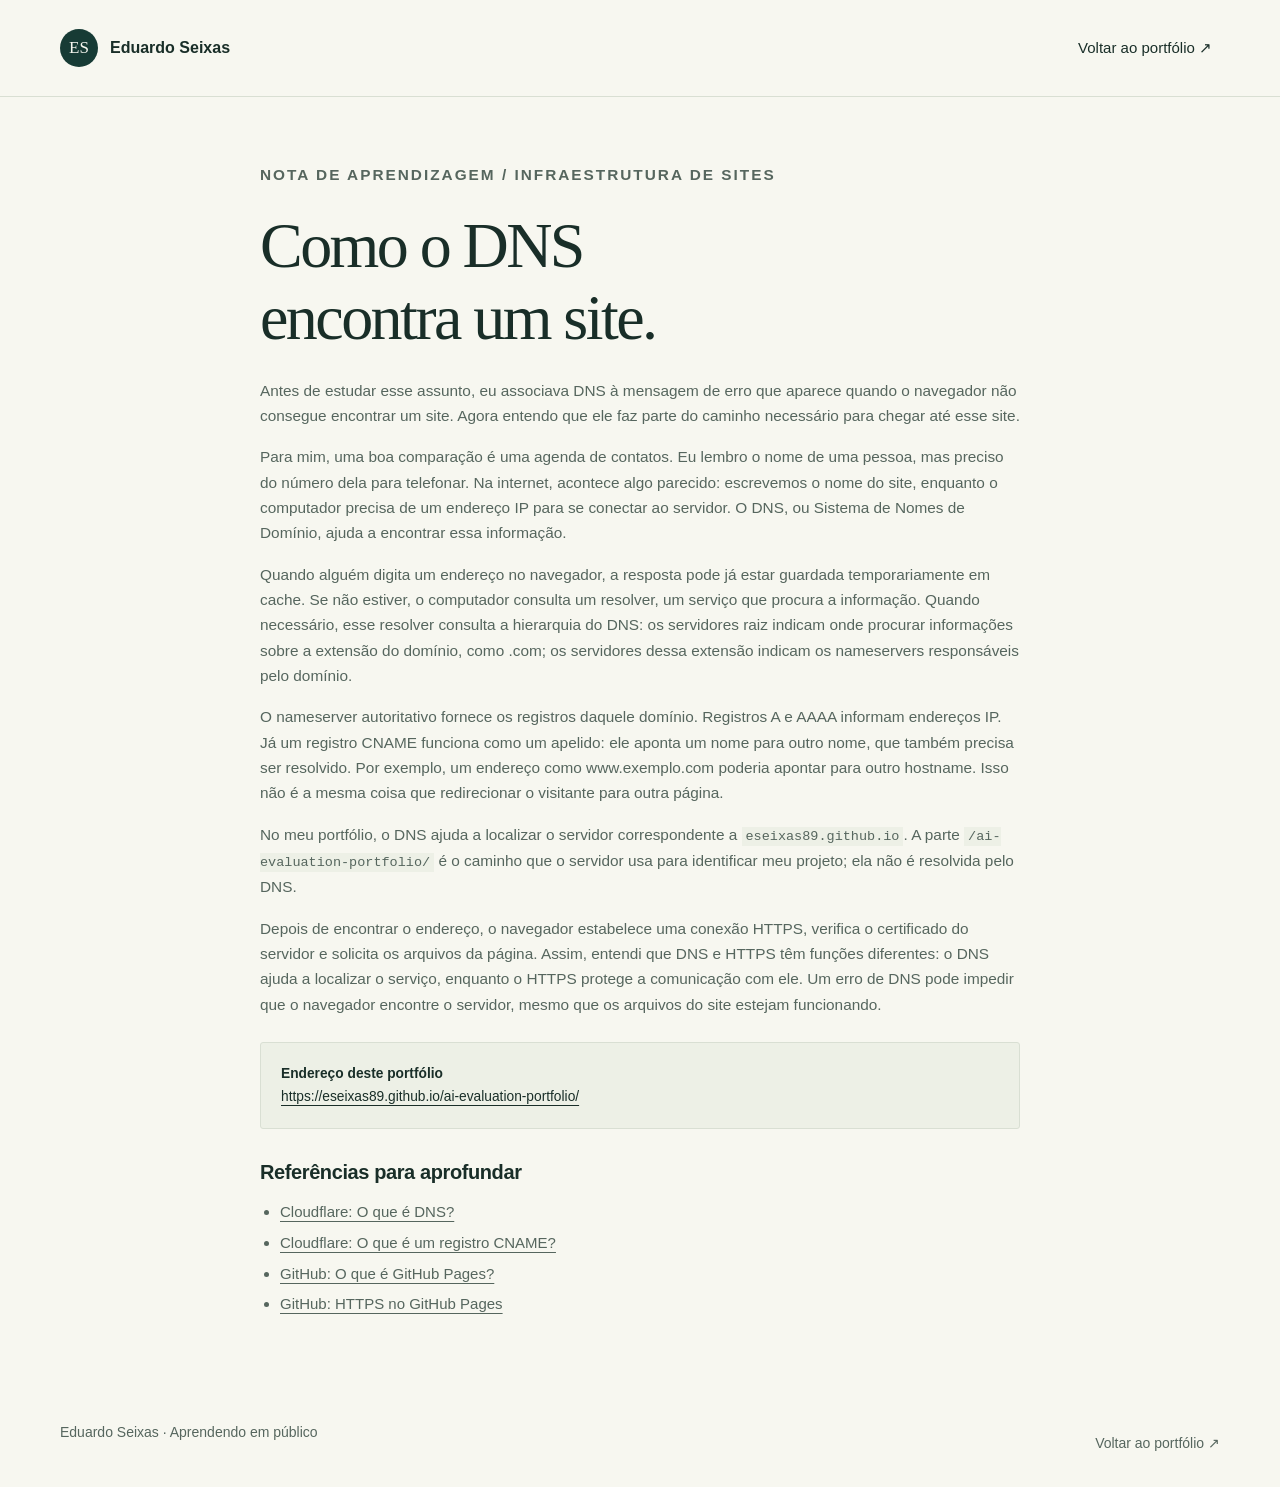
<file: dns-walkthrough.html>
<!doctype html>
<html lang="pt-BR">
<head><meta charset="utf-8"><meta name="viewport" content="width=device-width, initial-scale=1"><meta name="description" content="Uma explicação de DNS, resolver, nameservers, CNAME e HTTPS usando este portfólio como exemplo."><title>Como o DNS funciona | Eduardo Seixas</title><link rel="icon" href="favicon.svg" type="image/svg+xml"><link rel="stylesheet" href="styles.css"><link rel="stylesheet" href="accessibility.css">

<link rel="canonical" href="https://eseixas89.github.io/ai-evaluation-portfolio/dns-walkthrough.html">
<meta property="og:type" content="website"><meta property="og:url" content="https://eseixas89.github.io/ai-evaluation-portfolio/dns-walkthrough.html"><meta property="og:title" content="Como o DNS funciona | Eduardo Seixas"><meta property="og:description" content="Uma explicação de DNS, resolver, nameservers, CNAME e HTTPS usando este portfólio como exemplo."><meta property="og:image" content="https://eseixas89.github.io/ai-evaluation-portfolio/assets/social-preview.png"><meta property="og:image:width" content="1200"><meta property="og:image:height" content="630"><meta property="og:image:alt" content="Eduardo Seixas — AI evaluation, quality, and evidence. Good AI needs clear judgment.">
<meta name="twitter:card" content="summary_large_image"><meta name="twitter:title" content="Como o DNS funciona | Eduardo Seixas"><meta name="twitter:description" content="Uma explicação de DNS, resolver, nameservers, CNAME e HTTPS usando este portfólio como exemplo."><meta name="twitter:image" content="https://eseixas89.github.io/ai-evaluation-portfolio/assets/social-preview.png"><meta name="twitter:image:alt" content="Eduardo Seixas — AI evaluation, quality, and evidence. Good AI needs clear judgment.">
</head>
<body>
<a class="skip-link" href="#main">Pular para o conteúdo</a>
<header class="site-header"><div class="container header-inner"><a class="brand" href="./"><span class="monogram" aria-hidden="true">ES</span>Eduardo Seixas</a><nav aria-label="Navegação da página"><a href="./">Voltar ao portfólio ↗</a></nav></div></header>
<main id="main" class="article">
<p class="eyebrow">Nota de aprendizagem / Infraestrutura de sites</p>
<h1>Como o DNS<br>encontra um site.</h1>
<p>Antes de estudar esse assunto, eu associava DNS à mensagem de erro que aparece quando o navegador não consegue encontrar um site. Agora entendo que ele faz parte do caminho necessário para chegar até esse site.</p>
<p>Para mim, uma boa comparação é uma agenda de contatos. Eu lembro o nome de uma pessoa, mas preciso do número dela para telefonar. Na internet, acontece algo parecido: escrevemos o nome do site, enquanto o computador precisa de um endereço IP para se conectar ao servidor. O DNS, ou Sistema de Nomes de Domínio, ajuda a encontrar essa informação.</p>
<p>Quando alguém digita um endereço no navegador, a resposta pode já estar guardada temporariamente em cache. Se não estiver, o computador consulta um resolver, um serviço que procura a informação. Quando necessário, esse resolver consulta a hierarquia do DNS: os servidores raiz indicam onde procurar informações sobre a extensão do domínio, como .com; os servidores dessa extensão indicam os nameservers responsáveis pelo domínio.</p>
<p>O nameserver autoritativo fornece os registros daquele domínio. Registros A e AAAA informam endereços IP. Já um registro CNAME funciona como um apelido: ele aponta um nome para outro nome, que também precisa ser resolvido. Por exemplo, um endereço como www.exemplo.com poderia apontar para outro hostname. Isso não é a mesma coisa que redirecionar o visitante para outra página.</p>
<p>No meu portfólio, o DNS ajuda a localizar o servidor correspondente a <code>eseixas89.github.io</code>. A parte <code>/ai-evaluation-portfolio/</code> é o caminho que o servidor usa para identificar meu projeto; ela não é resolvida pelo DNS.</p>
<p>Depois de encontrar o endereço, o navegador estabelece uma conexão HTTPS, verifica o certificado do servidor e solicita os arquivos da página. Assim, entendi que DNS e HTTPS têm funções diferentes: o DNS ajuda a localizar o serviço, enquanto o HTTPS protege a comunicação com ele. Um erro de DNS pode impedir que o navegador encontre o servidor, mesmo que os arquivos do site estejam funcionando.</p>
<div class="article-callout"><strong>Endereço deste portfólio</strong><br><a href="https://eseixas89.github.io/ai-evaluation-portfolio/">https://eseixas89.github.io/ai-evaluation-portfolio/</a></div>
<h2>Referências para aprofundar</h2>
<ul class="source-list"><li><a href="https://www.cloudflare.com/learning/dns/what-is-dns/">Cloudflare: O que é DNS?</a></li><li><a href="https://www.cloudflare.com/learning/dns/dns-records/dns-cname-record/">Cloudflare: O que é um registro CNAME?</a></li><li><a href="https://docs.github.com/en/pages/getting-started-with-github-pages/what-is-github-pages">GitHub: O que é GitHub Pages?</a></li><li><a href="https://docs.github.com/en/pages/getting-started-with-github-pages/securing-your-github-pages-site-with-https">GitHub: HTTPS no GitHub Pages</a></li></ul>
</main><footer class="container site-footer"><p>Eduardo Seixas · Aprendendo em público</p><a href="./">Voltar ao portfólio ↗</a></footer>
<!-- Cloudflare Web Analytics --><script type='module' src='https://static.cloudflareinsights.com/beacon.min.js' data-cf-beacon='{"token": "c3f9d2ab73b44936a3938607ff302428"}'></script><!-- End Cloudflare Web Analytics -->
</body></html>
</file>
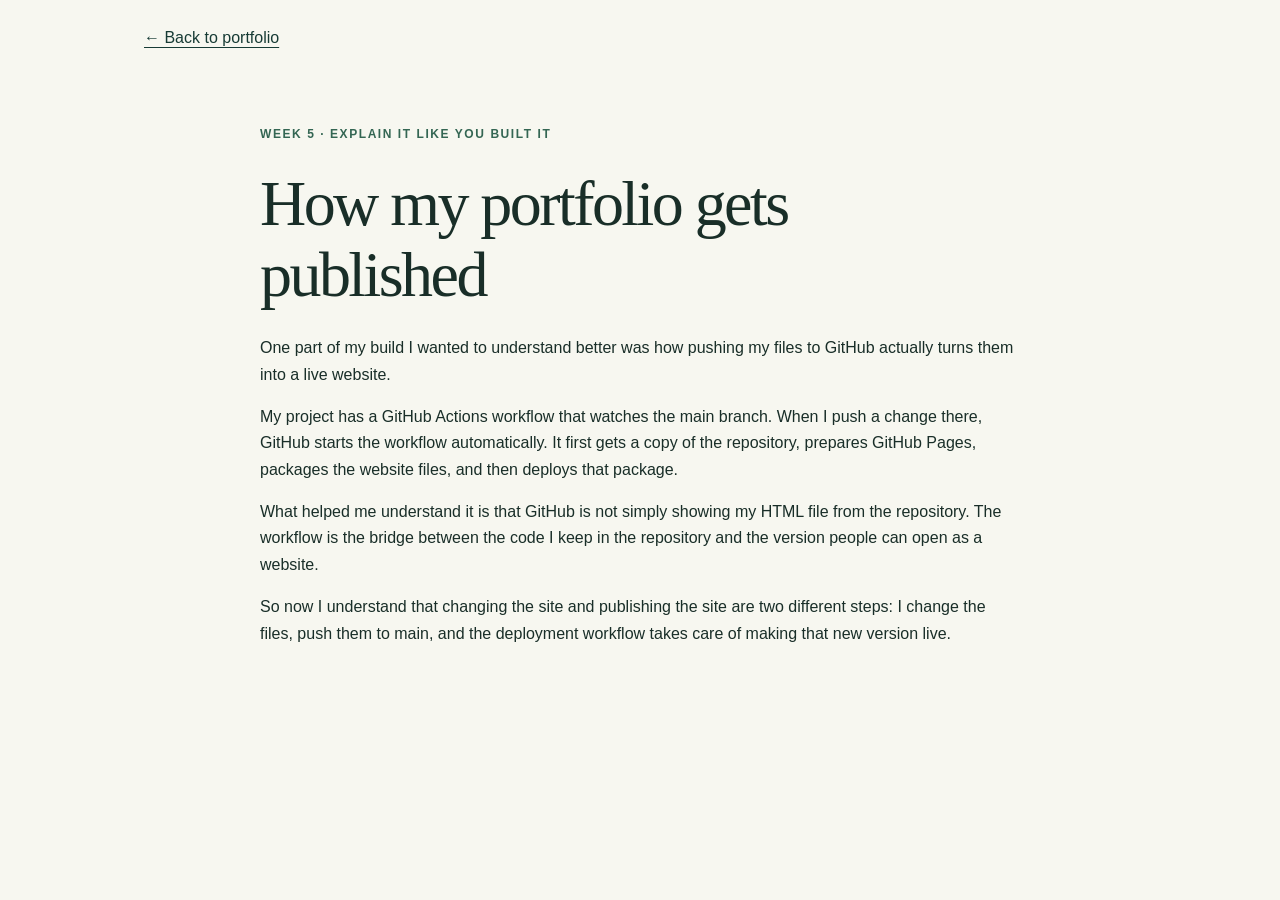
<file: explain-it-like-you-built-it.html>
<!doctype html>
<html lang="en">
<head>
  <meta charset="utf-8" />
  <meta name="viewport" content="width=device-width, initial-scale=1" />
  <meta name="description" content="Week 5 Explain It Like You Built It submission." />
  <title>Explain It Like You Built It — Eduardo Seixas</title>
  <link rel="stylesheet" href="styles.css" />
<link rel="stylesheet" href="accessibility.css">

<link rel="canonical" href="https://eseixas89.github.io/ai-evaluation-portfolio/explain-it-like-you-built-it.html">
<meta property="og:type" content="website"><meta property="og:url" content="https://eseixas89.github.io/ai-evaluation-portfolio/explain-it-like-you-built-it.html"><meta property="og:title" content="Explain It Like You Built It — Eduardo Seixas"><meta property="og:description" content="Week 5 Explain It Like You Built It submission."><meta property="og:image" content="https://eseixas89.github.io/ai-evaluation-portfolio/assets/social-preview.png"><meta property="og:image:width" content="1200"><meta property="og:image:height" content="630"><meta property="og:image:alt" content="Eduardo Seixas — AI evaluation, quality, and evidence. Good AI needs clear judgment.">
<meta name="twitter:card" content="summary_large_image"><meta name="twitter:title" content="Explain It Like You Built It — Eduardo Seixas"><meta name="twitter:description" content="Week 5 Explain It Like You Built It submission."><meta name="twitter:image" content="https://eseixas89.github.io/ai-evaluation-portfolio/assets/social-preview.png"><meta name="twitter:image:alt" content="Eduardo Seixas — AI evaluation, quality, and evidence. Good AI needs clear judgment.">
<link rel="icon" href="favicon.svg" type="image/svg+xml">
</head>
<body>
<a class="skip-link" href="#main">Skip to content</a>
<header class="page-return"><a href="./">← Back to portfolio</a></header>
  <main id="main" class="article">
    <section class="intro" aria-labelledby="title">
      <p class="eyebrow">Week 5 · Explain It Like You Built It</p>
      <h1 id="title">How my portfolio gets published</h1>

      <p class="claim">One part of my build I wanted to understand better was how pushing my files to GitHub actually turns them into a live website.</p>

      <p>My project has a GitHub Actions workflow that watches the main branch. When I push a change there, GitHub starts the workflow automatically. It first gets a copy of the repository, prepares GitHub Pages, packages the website files, and then deploys that package.</p>

      <p>What helped me understand it is that GitHub is not simply showing my HTML file from the repository. The workflow is the bridge between the code I keep in the repository and the version people can open as a website.</p>

      <p>So now I understand that changing the site and publishing the site are two different steps: I change the files, push them to main, and the deployment workflow takes care of making that new version live.</p>
    </section>
  </main>
<!-- Cloudflare Web Analytics --><script type='module' src='https://static.cloudflareinsights.com/beacon.min.js' data-cf-beacon='{"token": "c3f9d2ab73b44936a3938607ff302428"}'></script><!-- End Cloudflare Web Analytics -->
</body>
</html>
</file>
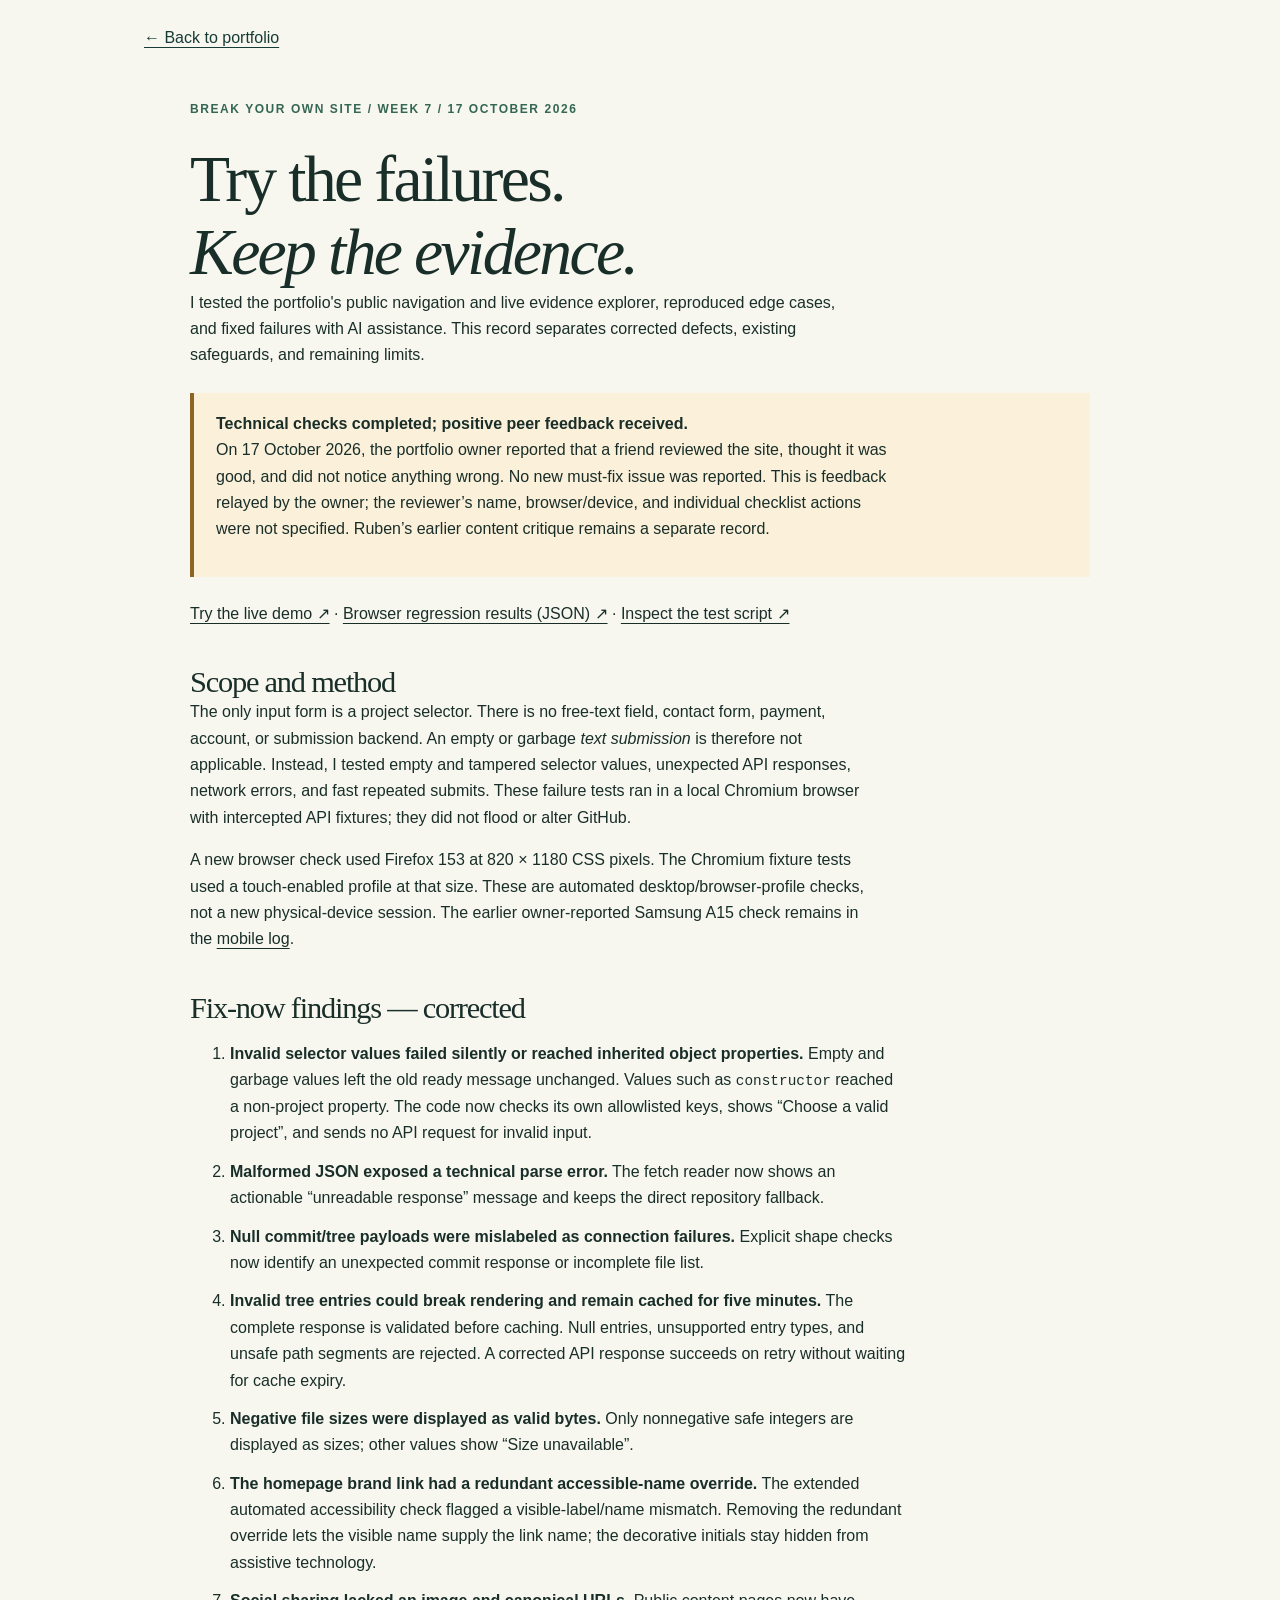
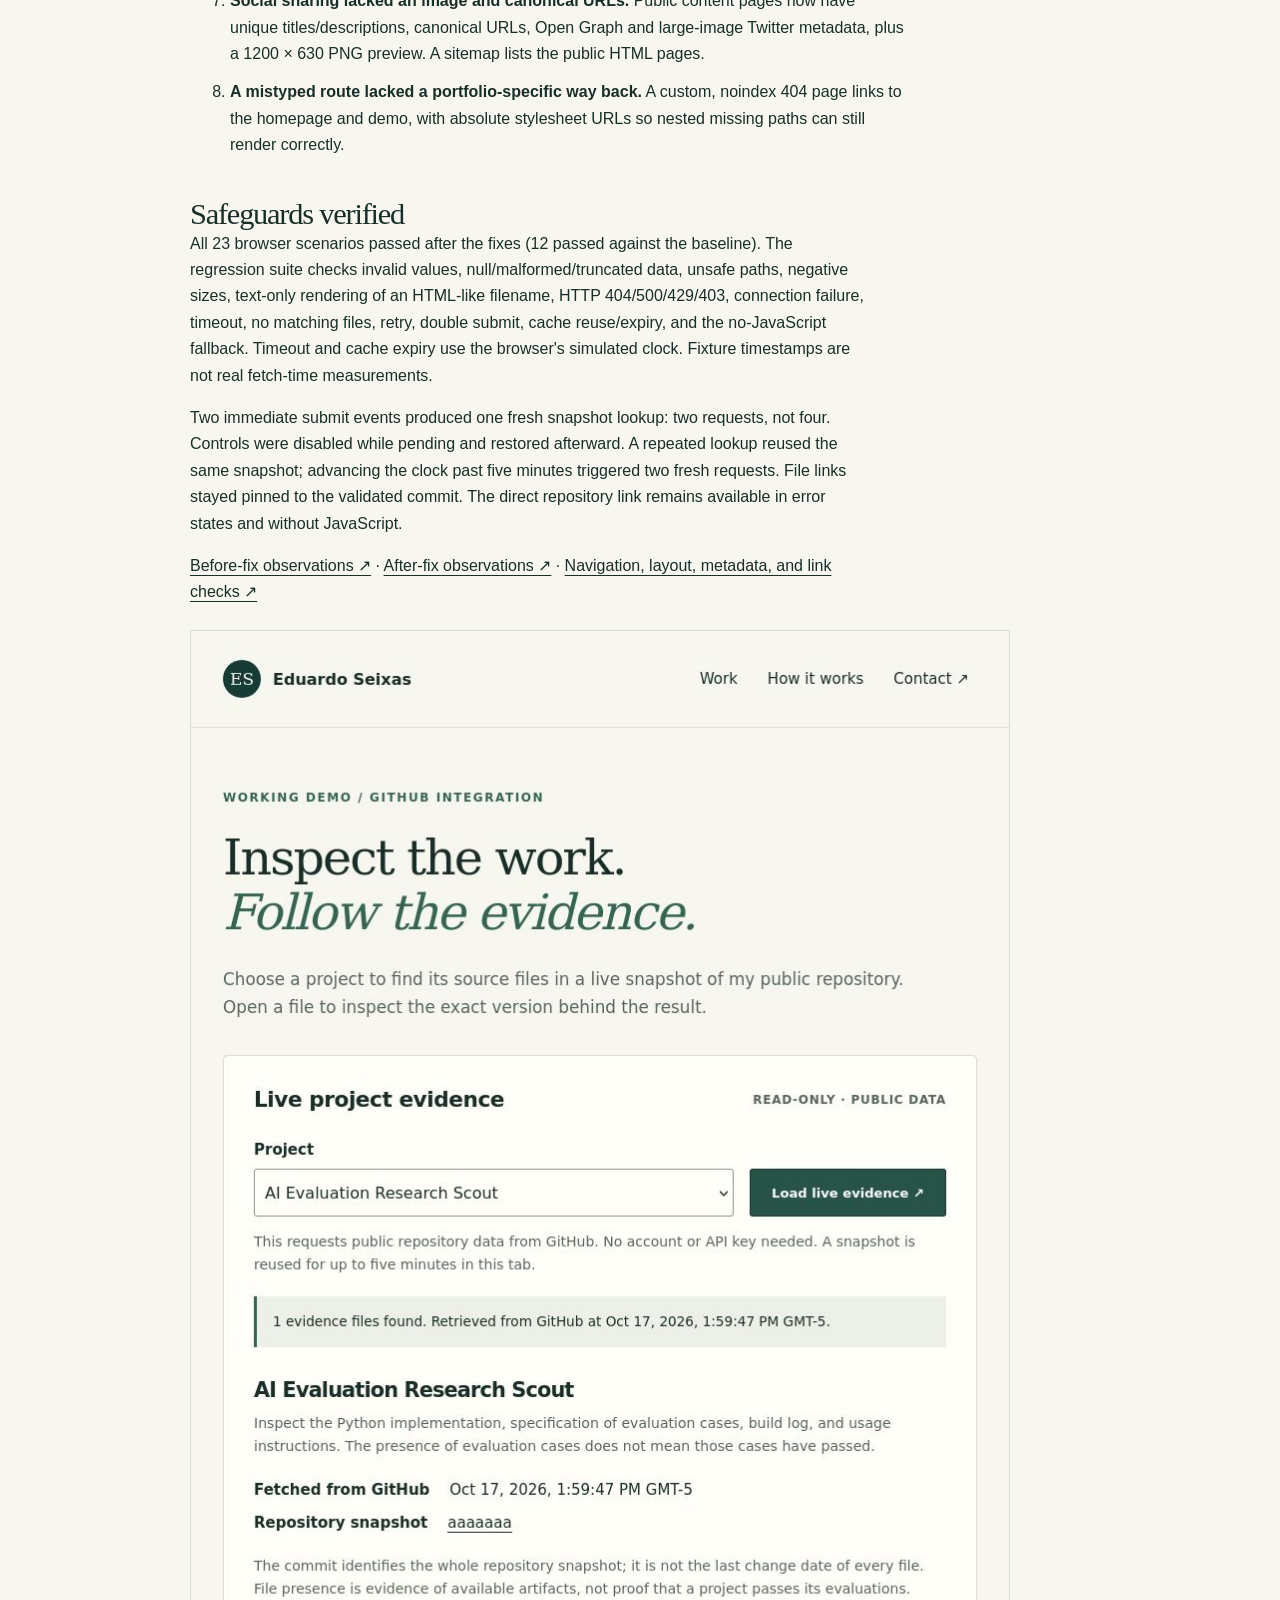
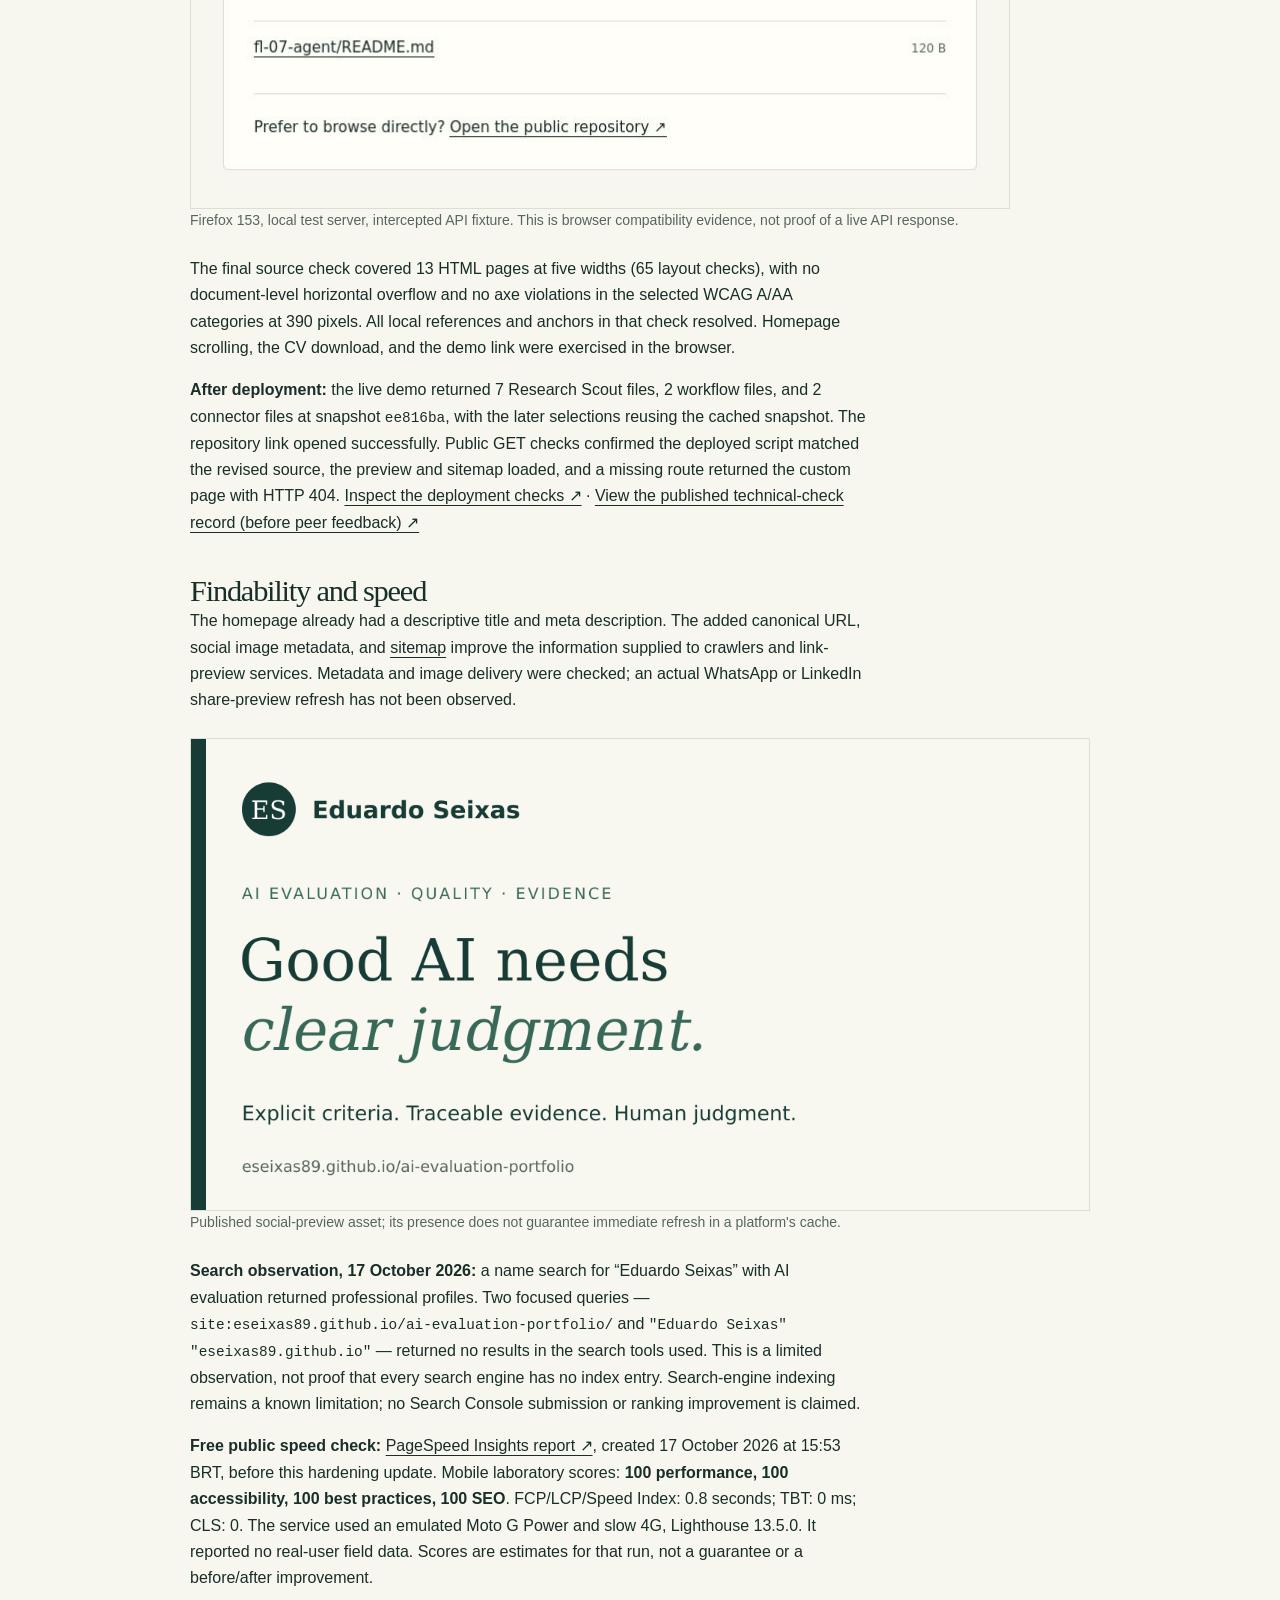
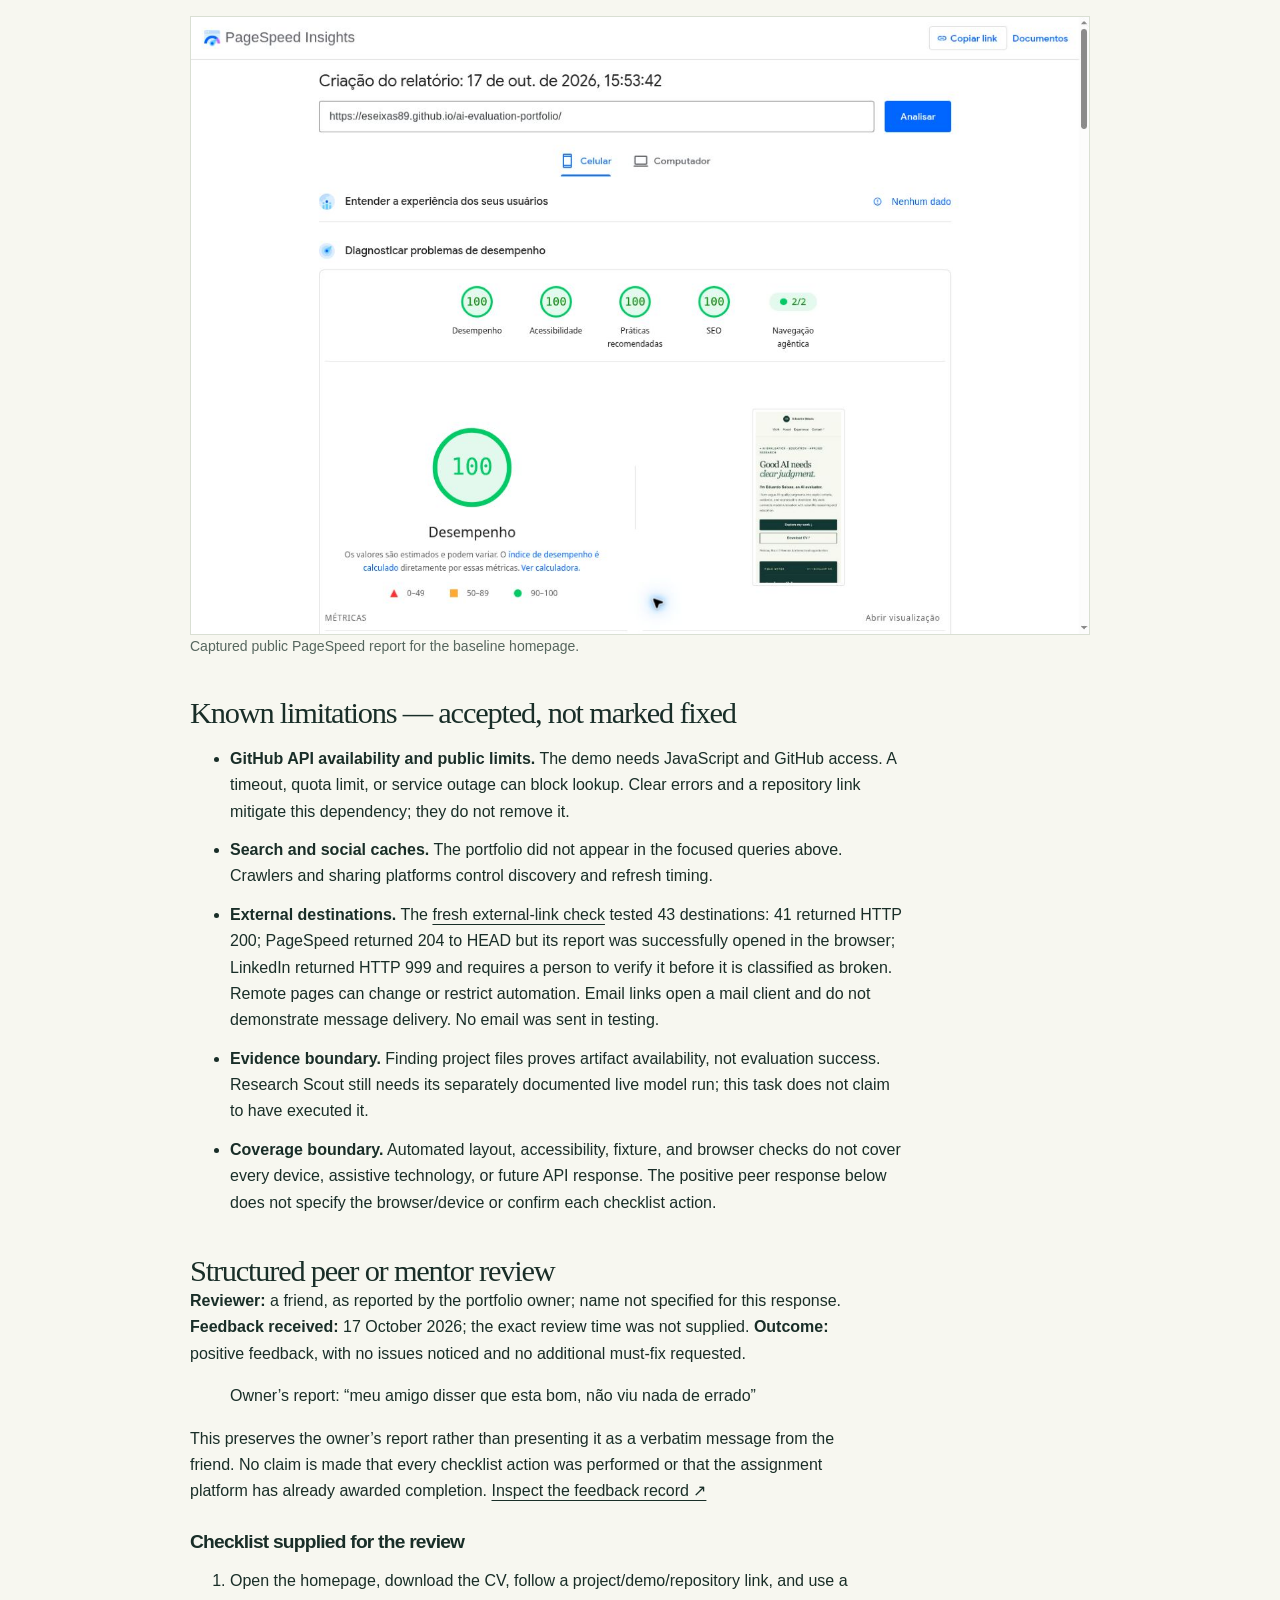
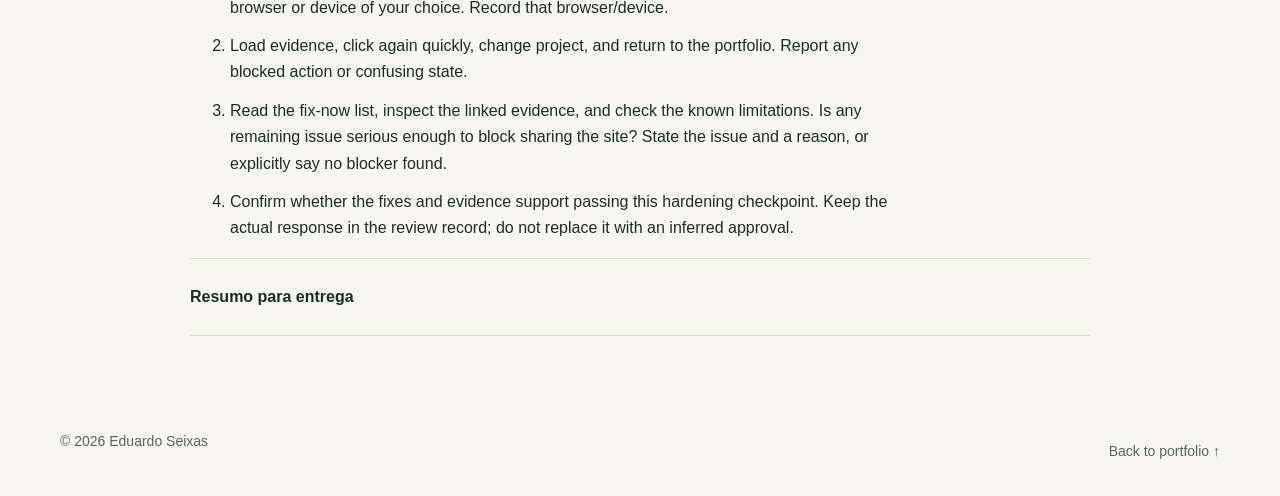
<file: hardening-review.html>
<!doctype html>
<html lang="en"><head><meta charset="utf-8"><meta name="viewport" content="width=device-width,initial-scale=1"><meta name="description" content="Break Your Own Site: reproduced failures, fixes, browser tests, PageSpeed results, SEO checks, and known limitations for Eduardo Seixas's portfolio."><title>Hardening review: fixes and limits | Eduardo Seixas</title><link rel="icon" href="favicon.svg" type="image/svg+xml"><link rel="stylesheet" href="styles.css"><link rel="stylesheet" href="accessibility.css">
<style>.hardening{width:min(900px,calc(100% - 40px));margin:40px auto 70px}.hardening h1{font-size:clamp(2.4rem,6vw,4.1rem)}.hardening h2{font-size:1.9rem;margin-top:38px}.hardening h3{font-size:1.2rem;margin-top:26px}.hardening p,.hardening li{max-width:76ch}.hardening li{margin-block:12px}.hardening code{overflow-wrap:anywhere;font-size:.9em}.review-status{border-left:4px solid #8c6424;background:#fbf0da;padding:18px 22px;margin:24px 0}.hardening img{display:block;max-width:100%;height:auto;border:1px solid var(--line)}.hardening figcaption,.hardening .small{font-size:.875rem;color:var(--muted)}.hardening figure{margin:24px 0}.hardening pre{white-space:pre-wrap;overflow-wrap:anywhere;background:var(--soft);padding:20px;font-size:.85rem}.hardening details{border-block:1px solid var(--line);padding-block:16px}.hardening summary{min-height:44px;display:flex;align-items:center;cursor:pointer;font-weight:600}</style>
<link rel="canonical" href="https://eseixas89.github.io/ai-evaluation-portfolio/hardening-review.html">
<meta property="og:type" content="website"><meta property="og:url" content="https://eseixas89.github.io/ai-evaluation-portfolio/hardening-review.html"><meta property="og:title" content="Hardening review: fixes and limits | Eduardo Seixas"><meta property="og:description" content="Break Your Own Site: reproduced failures, fixes, browser tests, PageSpeed results, SEO checks, and known limitations for Eduardo Seixas&#x27;s portfolio."><meta property="og:image" content="https://eseixas89.github.io/ai-evaluation-portfolio/assets/social-preview.png"><meta property="og:image:width" content="1200"><meta property="og:image:height" content="630"><meta property="og:image:alt" content="Eduardo Seixas — AI evaluation, quality, and evidence. Good AI needs clear judgment.">
<meta name="twitter:card" content="summary_large_image"><meta name="twitter:title" content="Hardening review: fixes and limits | Eduardo Seixas"><meta name="twitter:description" content="Break Your Own Site: reproduced failures, fixes, browser tests, PageSpeed results, SEO checks, and known limitations for Eduardo Seixas&#x27;s portfolio."><meta name="twitter:image" content="https://eseixas89.github.io/ai-evaluation-portfolio/assets/social-preview.png"><meta name="twitter:image:alt" content="Eduardo Seixas — AI evaluation, quality, and evidence. Good AI needs clear judgment.">
</head>
<body><a class="skip-link" href="#main">Skip to content</a><header class="page-return"><a href="./">← Back to portfolio</a></header><main id="main" class="hardening">
<p class="eyebrow">Break Your Own Site / Week 7 / 17 October 2026</p><h1>Try the failures.<br><em>Keep the evidence.</em></h1>
<p>I tested the portfolio's public navigation and live evidence explorer, reproduced edge cases, and fixed failures with AI assistance. This record separates corrected defects, existing safeguards, and remaining limits.</p>
<aside class="review-status" aria-label="Review status"><strong>Technical checks completed; positive peer feedback received.</strong><p>On 17 October 2026, the portfolio owner reported that a friend reviewed the site, thought it was good, and did not notice anything wrong. No new must-fix issue was reported. This is feedback relayed by the owner; the reviewer’s name, browser/device, and individual checklist actions were not specified. Ruben’s earlier content critique remains a separate record.</p></aside>
<p><a href="live-evidence.html">Try the live demo ↗</a> · <a href="assets/hardening/after-tests.json">Browser regression results (JSON) ↗</a> · <a href="https://github.com/Eseixas89/ai-evaluation-portfolio/blob/main/tests/hardening.cjs">Inspect the test script ↗</a></p>
<h2>Scope and method</h2>
<p>The only input form is a project selector. There is no free-text field, contact form, payment, account, or submission backend. An empty or garbage <em>text submission</em> is therefore not applicable. Instead, I tested empty and tampered selector values, unexpected API responses, network errors, and fast repeated submits. These failure tests ran in a local Chromium browser with intercepted API fixtures; they did not flood or alter GitHub.</p>
<p>A new browser check used Firefox 153 at 820 × 1180 CSS pixels. The Chromium fixture tests used a touch-enabled profile at that size. These are automated desktop/browser-profile checks, not a new physical-device session. The earlier owner-reported Samsung A15 check remains in the <a href="mobile-fix-log.html">mobile log</a>.</p>
<h2>Fix-now findings — corrected</h2>
<ol>
<li><strong>Invalid selector values failed silently or reached inherited object properties.</strong> Empty and garbage values left the old ready message unchanged. Values such as <code>constructor</code> reached a non-project property. The code now checks its own allowlisted keys, shows “Choose a valid project”, and sends no API request for invalid input.</li>
<li><strong>Malformed JSON exposed a technical parse error.</strong> The fetch reader now shows an actionable “unreadable response” message and keeps the direct repository fallback.</li>
<li><strong>Null commit/tree payloads were mislabeled as connection failures.</strong> Explicit shape checks now identify an unexpected commit response or incomplete file list.</li>
<li><strong>Invalid tree entries could break rendering and remain cached for five minutes.</strong> The complete response is validated before caching. Null entries, unsupported entry types, and unsafe path segments are rejected. A corrected API response succeeds on retry without waiting for cache expiry.</li>
<li><strong>Negative file sizes were displayed as valid bytes.</strong> Only nonnegative safe integers are displayed as sizes; other values show “Size unavailable”.</li>
<li><strong>The homepage brand link had a redundant accessible-name override.</strong> The extended automated accessibility check flagged a visible-label/name mismatch. Removing the redundant override lets the visible name supply the link name; the decorative initials stay hidden from assistive technology.</li>
<li><strong>Social sharing lacked an image and canonical URLs.</strong> Public content pages now have unique titles/descriptions, canonical URLs, Open Graph and large-image Twitter metadata, plus a 1200 × 630 PNG preview. A sitemap lists the public HTML pages.</li>
<li><strong>A mistyped route lacked a portfolio-specific way back.</strong> A custom, noindex 404 page links to the homepage and demo, with absolute stylesheet URLs so nested missing paths can still render correctly.</li>
</ol>
<h2>Safeguards verified</h2>
<p>All 23 browser scenarios passed after the fixes (12 passed against the baseline). The regression suite checks invalid values, null/malformed/truncated data, unsafe paths, negative sizes, text-only rendering of an HTML-like filename, HTTP 404/500/429/403, connection failure, timeout, no matching files, retry, double submit, cache reuse/expiry, and the no-JavaScript fallback. Timeout and cache expiry use the browser's simulated clock. Fixture timestamps are not real fetch-time measurements.</p>
<p>Two immediate submit events produced one fresh snapshot lookup: two requests, not four. Controls were disabled while pending and restored afterward. A repeated lookup reused the same snapshot; advancing the clock past five minutes triggered two fresh requests. File links stayed pinned to the validated commit. The direct repository link remains available in error states and without JavaScript.</p>
<p><a href="assets/hardening/baseline-tests.json">Before-fix observations ↗</a> · <a href="assets/hardening/after-tests.json">After-fix observations ↗</a> · <a href="assets/hardening/site-checks.json">Navigation, layout, metadata, and link checks ↗</a></p>
<figure><img src="assets/hardening/firefox-evidence.jpg" width="820" height="1180" loading="lazy" alt="Firefox rendering of the evidence explorer with one fixture file returned successfully."><figcaption>Firefox 153, local test server, intercepted API fixture. This is browser compatibility evidence, not proof of a live API response.</figcaption></figure>
<p>The final source check covered 13 HTML pages at five widths (65 layout checks), with no document-level horizontal overflow and no axe violations in the selected WCAG A/AA categories at 390 pixels. All local references and anchors in that check resolved. Homepage scrolling, the CV download, and the demo link were exercised in the browser.</p>
<p><strong>After deployment:</strong> the live demo returned 7 Research Scout files, 2 workflow files, and 2 connector files at snapshot <code>ee816ba</code>, with the later selections reusing the cached snapshot. The repository link opened successfully. Public GET checks confirmed the deployed script matched the revised source, the preview and sitemap loaded, and a missing route returned the custom page with HTTP 404. <a href="assets/hardening/live-checks.json">Inspect the deployment checks ↗</a> · <a href="assets/hardening/hardening-review-public.jpg">View the published technical-check record (before peer feedback) ↗</a></p>
<h2>Findability and speed</h2>
<p>The homepage already had a descriptive title and meta description. The added canonical URL, social image metadata, and <a href="sitemap.xml">sitemap</a> improve the information supplied to crawlers and link-preview services. Metadata and image delivery were checked; an actual WhatsApp or LinkedIn share-preview refresh has not been observed.</p>
<figure><img src="assets/social-preview.png" width="1200" height="630" loading="lazy" alt="Social preview: Eduardo Seixas, AI evaluation, quality, evidence. Good AI needs clear judgment."><figcaption>Published social-preview asset; its presence does not guarantee immediate refresh in a platform's cache.</figcaption></figure>
<p><strong>Search observation, 17 October 2026:</strong> a name search for “Eduardo Seixas” with AI evaluation returned professional profiles. Two focused queries — <code>site:eseixas89.github.io/ai-evaluation-portfolio/</code> and <code>"Eduardo Seixas" "eseixas89.github.io"</code> — returned no results in the search tools used. This is a limited observation, not proof that every search engine has no index entry. Search-engine indexing remains a known limitation; no Search Console submission or ranking improvement is claimed.</p>
<p><strong>Free public speed check:</strong> <a href="https://pagespeed.web.dev/analysis/https-eseixas89-github-io-ai-evaluation-portfolio/ya1g8d7wsg?form_factor=mobile">PageSpeed Insights report ↗</a>, created 17 October 2026 at 15:53 BRT, before this hardening update. Mobile laboratory scores: <strong>100 performance, 100 accessibility, 100 best practices, 100 SEO</strong>. FCP/LCP/Speed Index: 0.8 seconds; TBT: 0 ms; CLS: 0. The service used an emulated Moto G Power and slow 4G, Lighthouse 13.5.0. It reported no real-user field data. Scores are estimates for that run, not a guarantee or a before/after improvement.</p>
<figure><img src="assets/hardening/pagespeed-mobile.jpg" width="1348" height="926" loading="lazy" alt="PageSpeed Insights showing mobile laboratory scores of 100 for performance, accessibility, best practices, and SEO, with no real-user data."><figcaption>Captured public PageSpeed report for the baseline homepage.</figcaption></figure>
<h2>Known limitations — accepted, not marked fixed</h2>
<ul>
<li><strong>GitHub API availability and public limits.</strong> The demo needs JavaScript and GitHub access. A timeout, quota limit, or service outage can block lookup. Clear errors and a repository link mitigate this dependency; they do not remove it.</li>
<li><strong>Search and social caches.</strong> The portfolio did not appear in the focused queries above. Crawlers and sharing platforms control discovery and refresh timing.</li>
<li><strong>External destinations.</strong> The <a href="assets/hardening/external-links.json">fresh external-link check</a> tested 43 destinations: 41 returned HTTP 200; PageSpeed returned 204 to HEAD but its report was successfully opened in the browser; LinkedIn returned HTTP 999 and requires a person to verify it before it is classified as broken. Remote pages can change or restrict automation. Email links open a mail client and do not demonstrate message delivery. No email was sent in testing.</li>
<li><strong>Evidence boundary.</strong> Finding project files proves artifact availability, not evaluation success. Research Scout still needs its separately documented live model run; this task does not claim to have executed it.</li>
<li><strong>Coverage boundary.</strong> Automated layout, accessibility, fixture, and browser checks do not cover every device, assistive technology, or future API response. The positive peer response below does not specify the browser/device or confirm each checklist action.</li>
</ul>
<h2>Structured peer or mentor review</h2>
<p><strong>Reviewer:</strong> a friend, as reported by the portfolio owner; name not specified for this response. <strong>Feedback received:</strong> 17 October 2026; the exact review time was not supplied. <strong>Outcome:</strong> positive feedback, with no issues noticed and no additional must-fix requested.</p>
<blockquote lang="pt-BR">Owner’s report: “meu amigo disser que esta bom, não viu nada de errado”</blockquote>
<p>This preserves the owner’s report rather than presenting it as a verbatim message from the friend. No claim is made that every checklist action was performed or that the assignment platform has already awarded completion. <a href="assets/hardening/peer-feedback.json">Inspect the feedback record ↗</a></p>
<h3>Checklist supplied for the review</h3>
<ol>
<li>Open the homepage, download the CV, follow a project/demo/repository link, and use a browser or device of your choice. Record that browser/device.</li>
<li>Load evidence, click again quickly, change project, and return to the portfolio. Report any blocked action or confusing state.</li>
<li>Read the fix-now list, inspect the linked evidence, and check the known limitations. Is any remaining issue serious enough to block sharing the site? State the issue and a reason, or explicitly say no blocker found.</li>
<li>Confirm whether the fixes and evidence support passing this hardening checkpoint. Keep the actual response in the review record; do not replace it with an inferred approval.</li>
</ol>
<details lang="pt-BR"><summary>Resumo para entrega</summary><p>A parte técnica foi preparada com testes de entradas inválidas, falhas da API, clique duplo, cache, Firefox, links, metadados e velocidade. O relatório separa defeitos corrigidos, proteções verificadas e limites conhecidos. O PageSpeed público marcou 100 nas quatro categorias em uma execução de laboratório anterior às alterações. O usuário relatou que um amigo avaliou o site, achou bom e não percebeu nada de errado. Esse retorno positivo foi registrado, sem novas correções obrigatórias relatadas. O nome do revisor, o aparelho/navegador e a execução de cada item do checklist não foram informados. O feedback anterior do Ruben sobre o conteúdo continua separado desta etapa.</p></details>
</main><footer class="container site-footer"><p>© 2026 Eduardo Seixas</p><a href="./">Back to portfolio ↑</a></footer><!-- Cloudflare Web Analytics --><script type='module' src='https://static.cloudflareinsights.com/beacon.min.js' data-cf-beacon='{"token": "c3f9d2ab73b44936a3938607ff302428"}'></script><!-- End Cloudflare Web Analytics -->
</body></html>
</file>
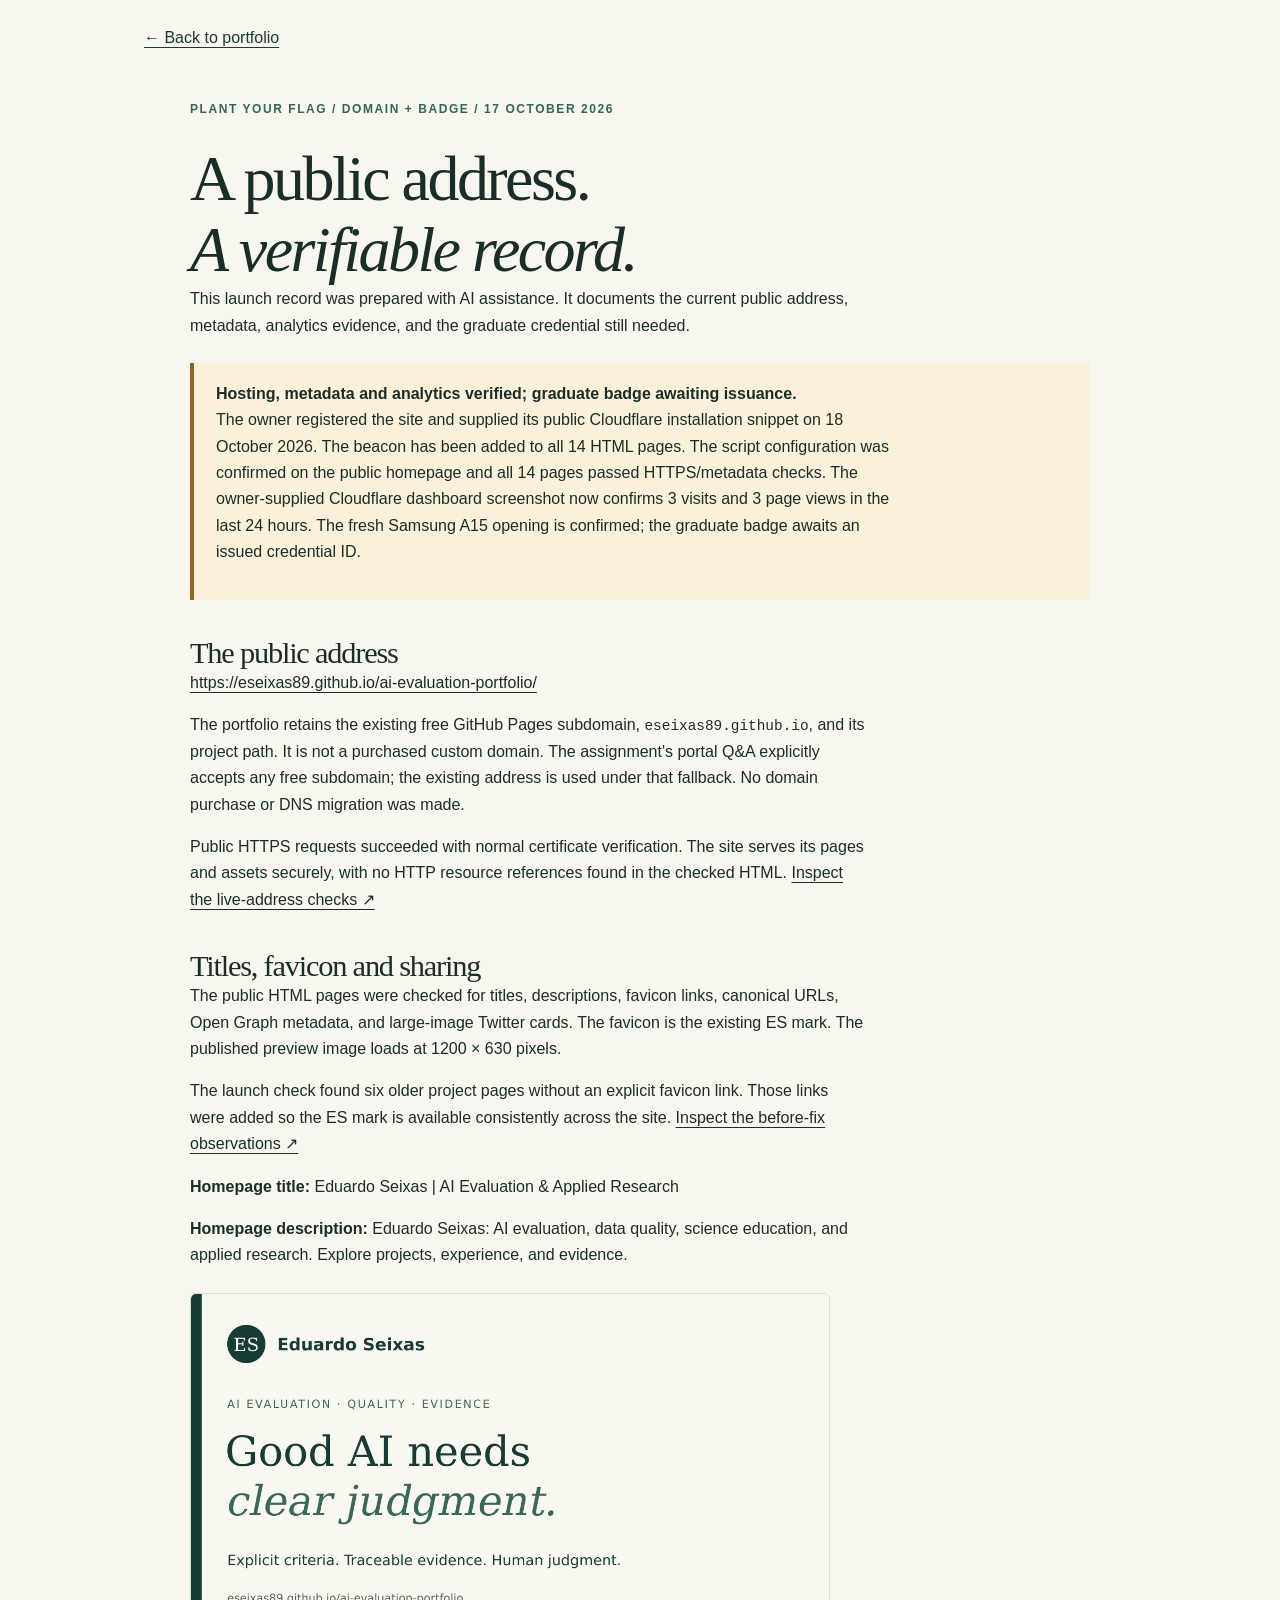
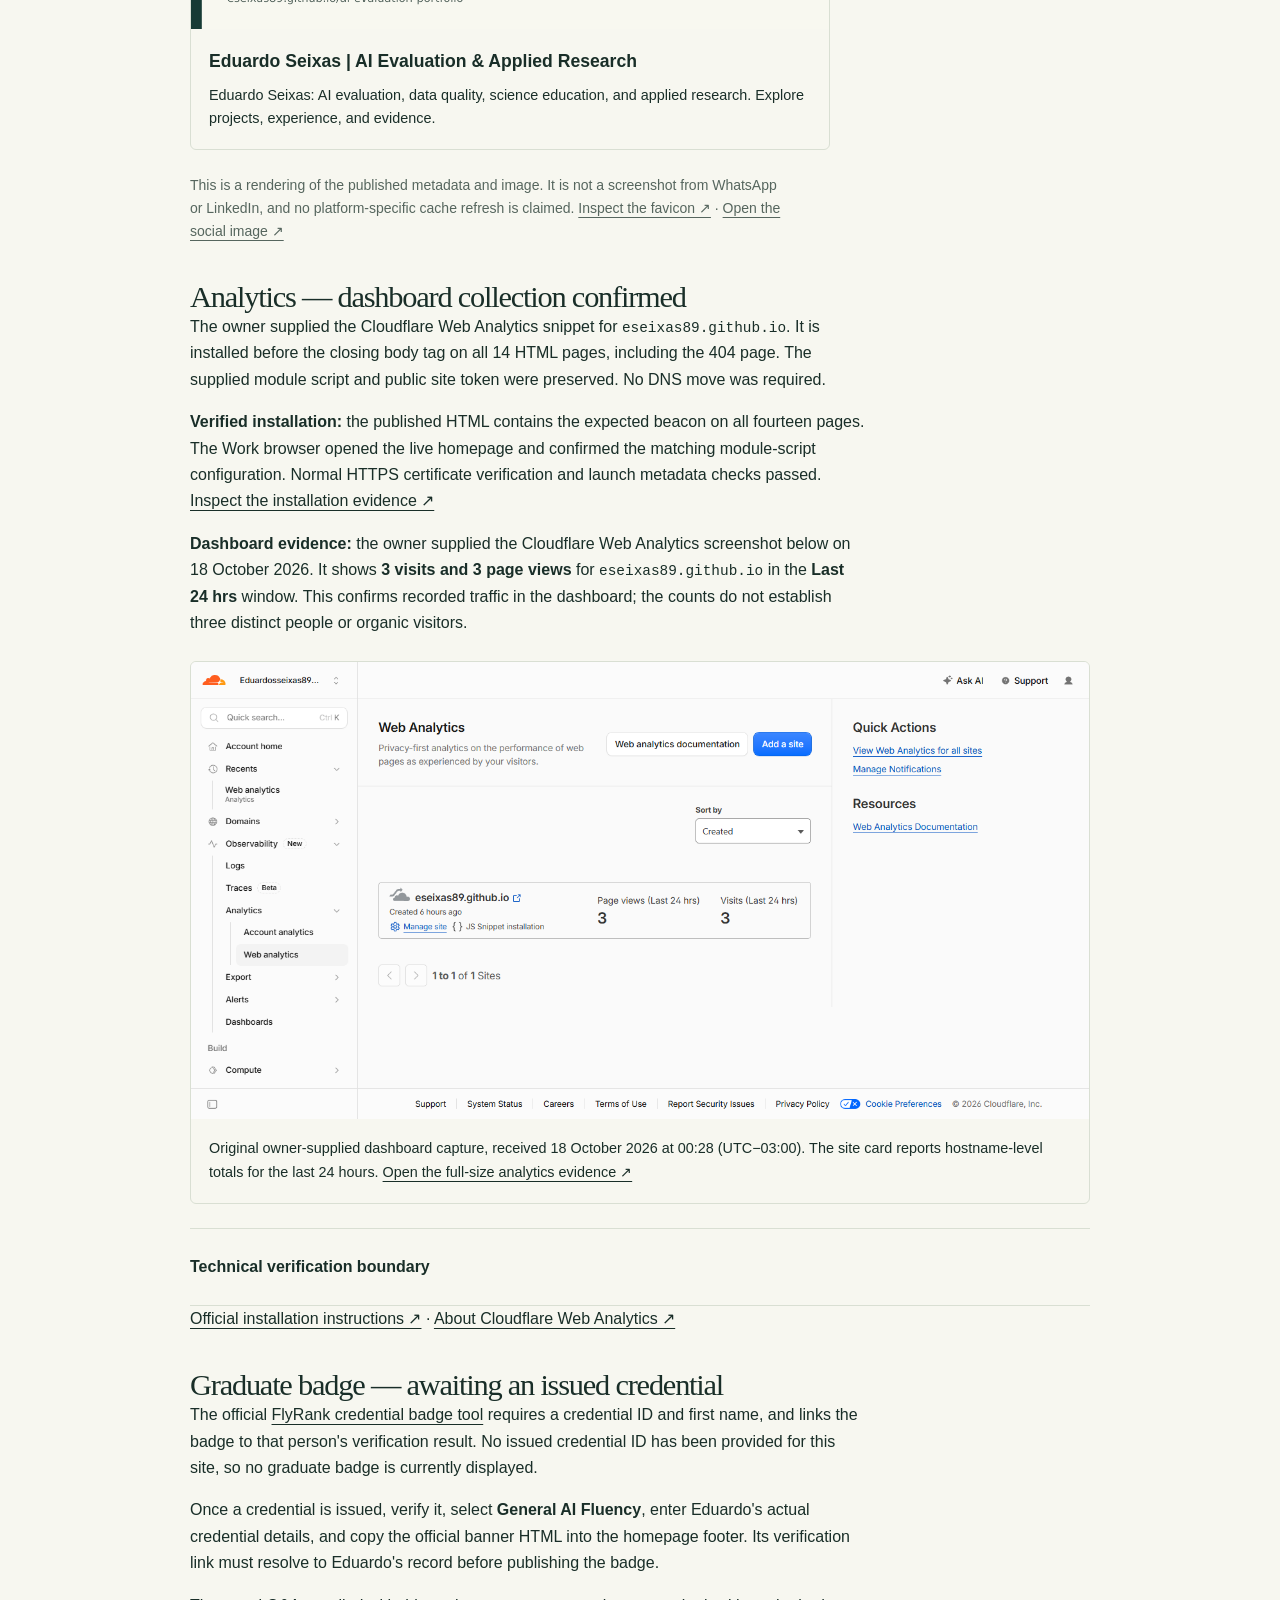
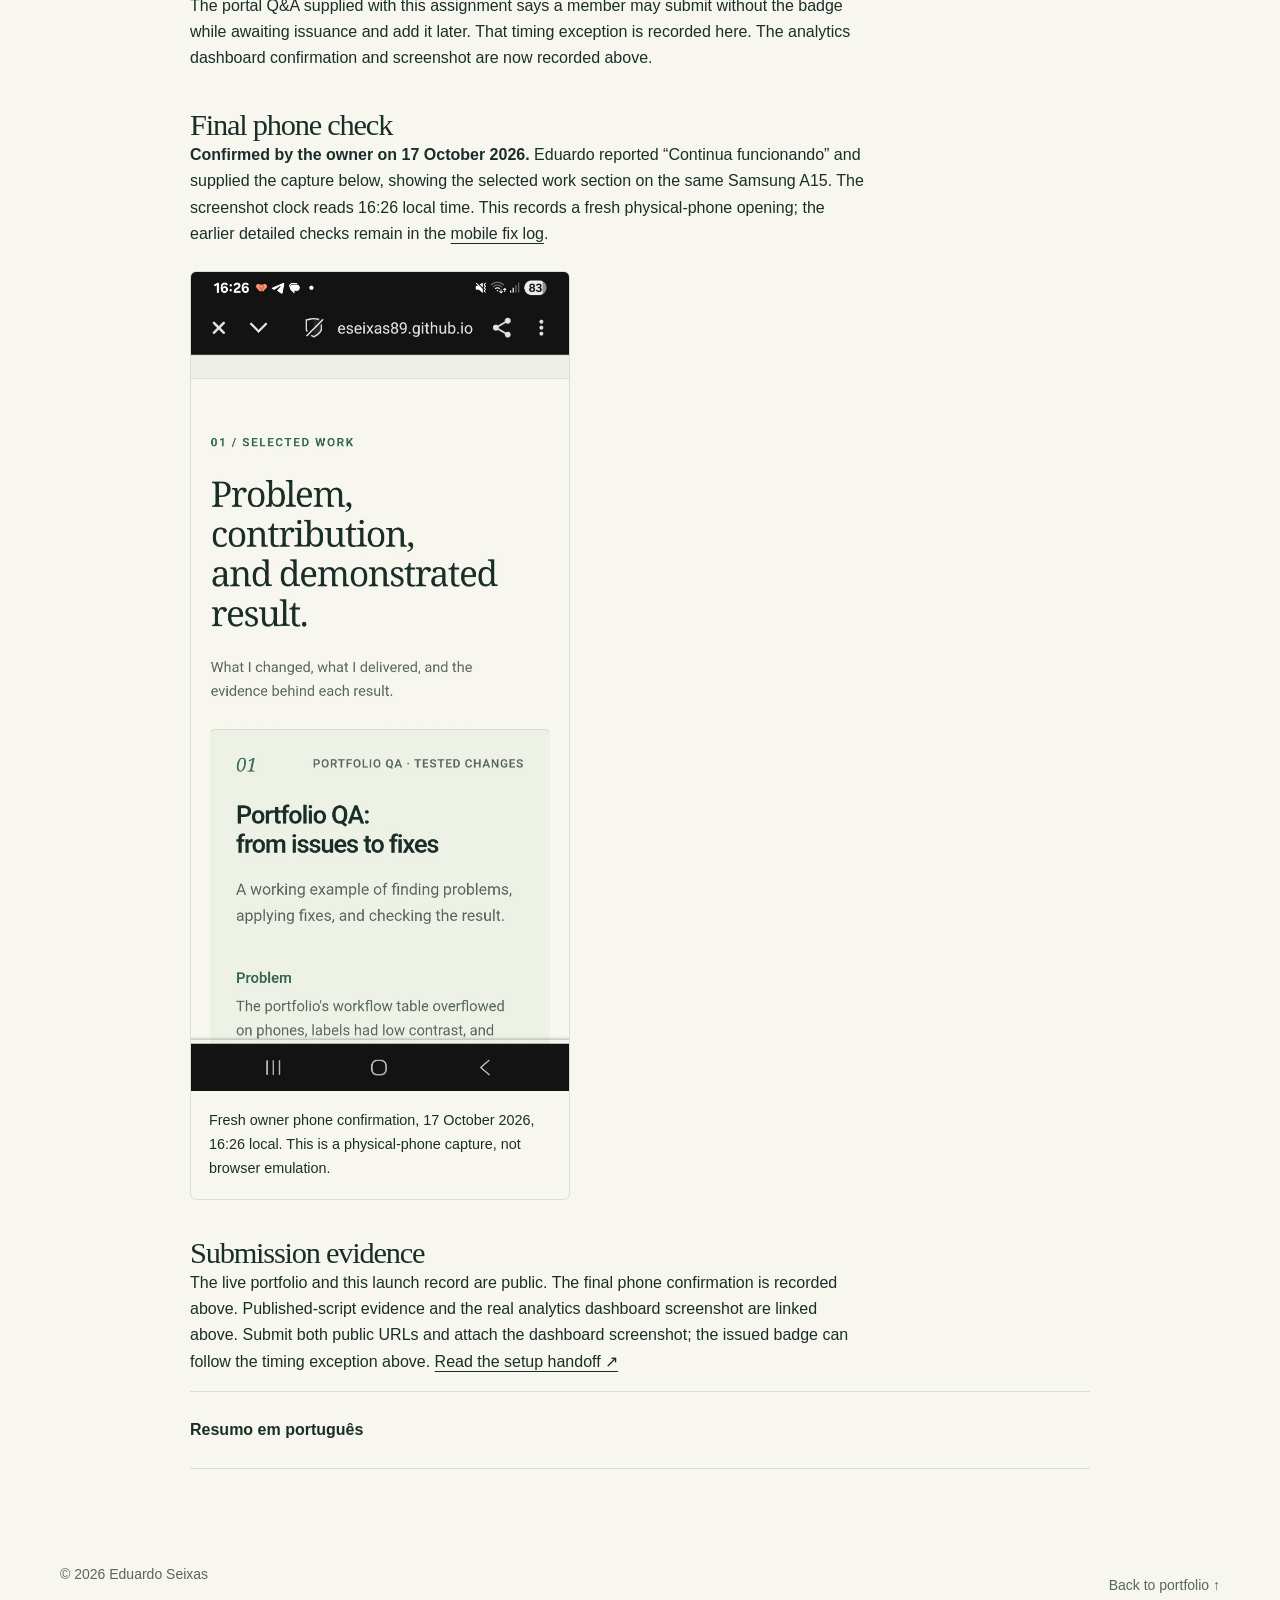
<file: launch-readiness.html>
<!doctype html>
<html lang="en"><head><meta charset="utf-8"><meta name="viewport" content="width=device-width,initial-scale=1"><meta name="description" content="Plant Your Flag: Eduardo Seixas's public HTTPS address, verified analytics dashboard, launch metadata checks, and pending issued badge."><title>Domain, analytics and badge | Eduardo Seixas</title><link rel="icon" href="favicon.svg" type="image/svg+xml"><link rel="stylesheet" href="styles.css"><link rel="stylesheet" href="accessibility.css">
<link rel="canonical" href="https://eseixas89.github.io/ai-evaluation-portfolio/launch-readiness.html"><meta property="og:type" content="website"><meta property="og:url" content="https://eseixas89.github.io/ai-evaluation-portfolio/launch-readiness.html"><meta property="og:title" content="Domain, analytics and badge | Eduardo Seixas"><meta property="og:description" content="Public HTTPS address, verified launch metadata, analytics dashboard evidence, and pending graduate badge."><meta property="og:image" content="https://eseixas89.github.io/ai-evaluation-portfolio/assets/social-preview.png"><meta property="og:image:width" content="1200"><meta property="og:image:height" content="630"><meta property="og:image:alt" content="Eduardo Seixas — AI evaluation, quality, and evidence. Good AI needs clear judgment."><meta name="twitter:card" content="summary_large_image"><meta name="twitter:title" content="Domain, analytics and badge | Eduardo Seixas"><meta name="twitter:description" content="Public HTTPS address, verified launch metadata, analytics dashboard evidence, and pending graduate badge."><meta name="twitter:image" content="https://eseixas89.github.io/ai-evaluation-portfolio/assets/social-preview.png"><meta name="twitter:image:alt" content="Eduardo Seixas — AI evaluation, quality, and evidence. Good AI needs clear judgment.">
<style>.launch-log{width:min(900px,calc(100% - 40px));margin:40px auto 70px}.launch-log h1{font-size:clamp(2.4rem,6vw,4rem)}.launch-log h2{font-size:1.9rem;margin-top:36px}.launch-log p,.launch-log li{max-width:76ch}.launch-log li{margin-block:12px}.launch-status{background:#fbf0da;border-left:4px solid #8c6424;padding:18px 22px;margin:24px 0}.launch-log code{font-size:.9em;overflow-wrap:anywhere}.launch-log img{max-width:100%;height:auto}.launch-card{border:1px solid var(--line);border-radius:6px;overflow:hidden;max-width:640px;margin:24px 0;background:var(--paper)}.launch-card img{display:block;width:100%}.launch-card figcaption{padding:18px;font-size:.9rem}.launch-card strong{display:block;font-size:1.1rem;color:var(--ink);margin-bottom:8px}.launch-log .small{font-size:.875rem;color:var(--muted)}.launch-log details{border-block:1px solid var(--line);padding-block:16px}.launch-log summary{min-height:44px;display:flex;align-items:center;cursor:pointer;font-weight:600}</style></head>
<body><a class="skip-link" href="#main">Skip to content</a><header class="page-return"><a href="./">← Back to portfolio</a></header><main id="main" class="launch-log">
<p class="eyebrow">Plant Your Flag / Domain + Badge / 17 October 2026</p><h1>A public address.<br><em>A verifiable record.</em></h1>
<p>This launch record was prepared with AI assistance. It documents the current public address, metadata, analytics evidence, and the graduate credential still needed.</p>
<aside class="launch-status" aria-label="Launch status"><strong>Hosting, metadata and analytics verified; graduate badge awaiting issuance.</strong><p>The owner registered the site and supplied its public Cloudflare installation snippet on 18 October 2026. The beacon has been added to all 14 HTML pages. The script configuration was confirmed on the public homepage and all 14 pages passed HTTPS/metadata checks. The owner-supplied Cloudflare dashboard screenshot now confirms 3 visits and 3 page views in the last 24 hours. The fresh Samsung A15 opening is confirmed; the graduate badge awaits an issued credential ID.</p></aside>
<h2>The public address</h2>
<p><a href="https://eseixas89.github.io/ai-evaluation-portfolio/">https://eseixas89.github.io/ai-evaluation-portfolio/</a></p>
<p>The portfolio retains the existing free GitHub Pages subdomain, <code>eseixas89.github.io</code>, and its project path. It is not a purchased custom domain. The assignment's portal Q&amp;A explicitly accepts any free subdomain; the existing address is used under that fallback. No domain purchase or DNS migration was made.</p>
<p>Public HTTPS requests succeeded with normal certificate verification. The site serves its pages and assets securely, with no HTTP resource references found in the checked HTML. <a href="assets/launch/launch-checks.json">Inspect the live-address checks ↗</a></p>
<h2>Titles, favicon and sharing</h2>
<p>The public HTML pages were checked for titles, descriptions, favicon links, canonical URLs, Open Graph metadata, and large-image Twitter cards. The favicon is the existing ES mark. The published preview image loads at 1200 × 630 pixels.</p>
<p>The launch check found six older project pages without an explicit favicon link. Those links were added so the ES mark is available consistently across the site. <a href="assets/launch/launch-checks-before.json">Inspect the before-fix observations ↗</a></p>
<p><strong>Homepage title:</strong> Eduardo Seixas | AI Evaluation &amp; Applied Research</p>
<p><strong>Homepage description:</strong> Eduardo Seixas: AI evaluation, data quality, science education, and applied research. Explore projects, experience, and evidence.</p>
<figure class="launch-card"><img src="assets/social-preview.png" width="1200" height="630" alt="The portfolio's social image: Eduardo Seixas, AI evaluation, quality, evidence; Good AI needs clear judgment."><figcaption><strong>Eduardo Seixas | AI Evaluation &amp; Applied Research</strong>Eduardo Seixas: AI evaluation, data quality, science education, and applied research. Explore projects, experience, and evidence.</figcaption></figure>
<p class="small">This is a rendering of the published metadata and image. It is not a screenshot from WhatsApp or LinkedIn, and no platform-specific cache refresh is claimed. <a href="favicon.svg">Inspect the favicon ↗</a> · <a href="assets/social-preview.png">Open the social image ↗</a></p>
<h2>Analytics — dashboard collection confirmed</h2>
<p>The owner supplied the Cloudflare Web Analytics snippet for <code>eseixas89.github.io</code>. It is installed before the closing body tag on all 14 HTML pages, including the 404 page. The supplied module script and public site token were preserved. No DNS move was required.</p>
<p><strong>Verified installation:</strong> the published HTML contains the expected beacon on all fourteen pages. The Work browser opened the live homepage and confirmed the matching module-script configuration. Normal HTTPS certificate verification and launch metadata checks passed. <a href="assets/launch/analytics-verification.json">Inspect the installation evidence ↗</a></p>
<p><strong>Dashboard evidence:</strong> the owner supplied the Cloudflare Web Analytics screenshot below on 18 October 2026. It shows <strong>3 visits and 3 page views</strong> for <code>eseixas89.github.io</code> in the <strong>Last 24 hrs</strong> window. This confirms recorded traffic in the dashboard; the counts do not establish three distinct people or organic visitors.</p>
<figure class="launch-card" style="max-width:900px"><a href="assets/launch/cloudflare-dashboard-2026-10-18.png"><img src="assets/launch/cloudflare-dashboard-2026-10-18.png" width="1399" height="713" loading="lazy" alt="Owner-supplied Cloudflare Web Analytics dashboard showing eseixas89.github.io with 3 page views and 3 visits in the last 24 hours."></a><figcaption>Original owner-supplied dashboard capture, received 18 October 2026 at 00:28 (UTC−03:00). The site card reports hostname-level totals for the last 24 hours. <a href="assets/launch/cloudflare-dashboard-2026-10-18.png">Open the full-size analytics evidence ↗</a></figcaption></figure>
<details><summary>Technical verification boundary</summary><p>The local test browser reported a certificate-authority error before opening the site; certificate validation was not bypassed. The Work browser opened the public site and exposed the correct script configuration, but its available inspection API did not expose network acknowledgements. The public HTTPS checks passed. Dashboard counts were subsequently confirmed separately by the owner-supplied screenshot above; no direct collection-endpoint acknowledgement is claimed.</p></details>
<p><a href="https://developers.cloudflare.com/web-analytics/get-started/">Official installation instructions ↗</a> · <a href="https://developers.cloudflare.com/web-analytics/about/">About Cloudflare Web Analytics ↗</a></p>
<h2>Graduate badge — awaiting an issued credential</h2>
<p>The official <a href="https://internship-badge.netlify.app/">FlyRank credential badge tool</a> requires a credential ID and first name, and links the badge to that person's verification result. No issued credential ID has been provided for this site, so no graduate badge is currently displayed.</p>
<p>Once a credential is issued, verify it, select <strong>General AI Fluency</strong>, enter Eduardo's actual credential details, and copy the official banner HTML into the homepage footer. Its verification link must resolve to Eduardo's record before publishing the badge.</p>
<p>The portal Q&amp;A supplied with this assignment says a member may submit without the badge while awaiting issuance and add it later. That timing exception is recorded here. The analytics dashboard confirmation and screenshot are now recorded above.</p>
<h2>Final phone check</h2>
<p><strong>Confirmed by the owner on 17 October 2026.</strong> Eduardo reported <span lang="pt-BR">“Continua funcionando”</span> and supplied the capture below, showing the selected work section on the same Samsung A15. The screenshot clock reads 16:26 local time. This records a fresh physical-phone opening; the earlier detailed checks remain in the <a href="mobile-fix-log.html">mobile fix log</a>.</p>
<figure class="launch-card" style="max-width:380px"><img src="assets/launch/samsung-a15-recheck-2026-10-17.jpg" width="709" height="1536" loading="lazy" alt="Owner-supplied Samsung A15 screenshot showing the live portfolio selected work section and the Portfolio QA case card."><figcaption>Fresh owner phone confirmation, 17 October 2026, 16:26 local. This is a physical-phone capture, not browser emulation.</figcaption></figure>
<h2>Submission evidence</h2>
<p>The live portfolio and this launch record are public. The final phone confirmation is recorded above. Published-script evidence and the real analytics dashboard screenshot are linked above. Submit both public URLs and attach the dashboard screenshot; the issued badge can follow the timing exception above. <a href="LAUNCH_SETUP.md">Read the setup handoff ↗</a></p>
<details lang="pt-BR"><summary>Resumo em português</summary><p>O endereço gratuito do GitHub Pages foi mantido como alternativa aceita no Q&amp;A da tarefa. HTTPS, títulos, favicon e metadados foram conferidos. O código público do Cloudflare Web Analytics foi recebido e instalado nas 14 páginas HTML. O código correto foi observado na página publicada, e as 14 páginas passaram nas verificações de HTTPS e metadados. A captura real enviada em 18 de outubro confirma 3 visitas e 3 visualizações nas últimas 24 horas no painel do Cloudflare. Esses números não comprovam três pessoas diferentes nem tráfego orgânico. O badge depende do ID de uma credencial emitida. O Q&amp;A permite entregá-lo depois, quando estiver disponível. O usuário abriu novamente o endereço no Samsung A15, enviou uma captura com horário 16:26 e confirmou: “Continua funcionando”. A nova verificação no telefone foi registrada.</p></details>
</main><footer class="container site-footer"><p>© 2026 Eduardo Seixas</p><a href="./">Back to portfolio ↑</a></footer><!-- Cloudflare Web Analytics --><script type='module' src='https://static.cloudflareinsights.com/beacon.min.js' data-cf-beacon='{"token": "c3f9d2ab73b44936a3938607ff302428"}'></script><!-- End Cloudflare Web Analytics -->
</body></html>
</file>
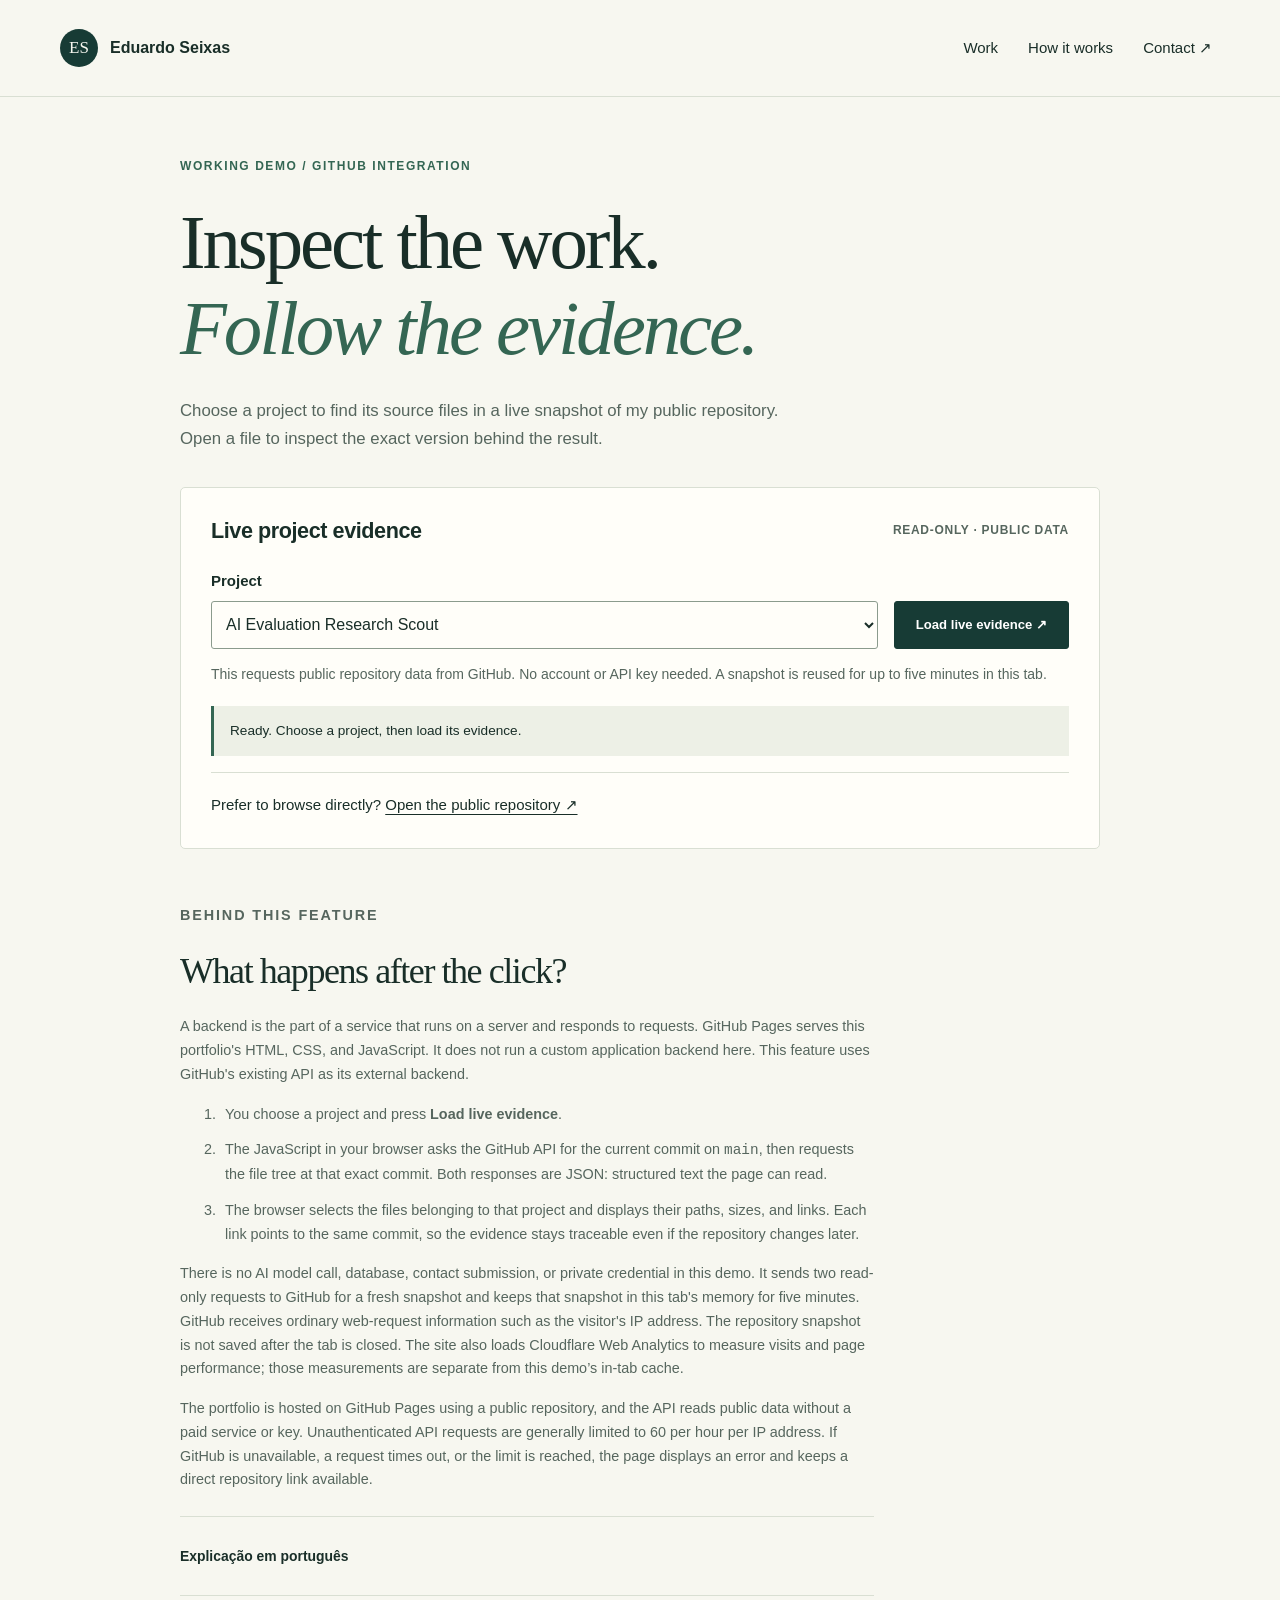
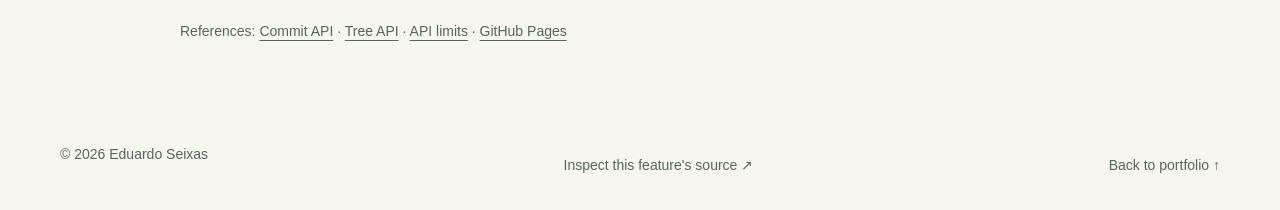
<file: live-evidence.html>
<!doctype html>
<html lang="en">
<head>
<meta charset="utf-8"><meta name="viewport" content="width=device-width, initial-scale=1">
<meta name="description" content="Inspect live source files behind Eduardo Seixas's AI evaluation projects, retrieved from the public GitHub API.">
<meta name="theme-color" content="#173b35">
<title>Live project evidence | Eduardo Seixas</title>
<link rel="icon" href="favicon.svg" type="image/svg+xml"><link rel="stylesheet" href="styles.css"><link rel="stylesheet" href="live-evidence.css">
<script src="live-evidence.js" defer></script>
<link rel="stylesheet" href="accessibility.css">

<link rel="canonical" href="https://eseixas89.github.io/ai-evaluation-portfolio/live-evidence.html">
<meta property="og:type" content="website"><meta property="og:url" content="https://eseixas89.github.io/ai-evaluation-portfolio/live-evidence.html"><meta property="og:title" content="Live project evidence | Eduardo Seixas"><meta property="og:description" content="Inspect live source files behind Eduardo Seixas&#x27;s AI evaluation projects, retrieved from the public GitHub API."><meta property="og:image" content="https://eseixas89.github.io/ai-evaluation-portfolio/assets/social-preview.png"><meta property="og:image:width" content="1200"><meta property="og:image:height" content="630"><meta property="og:image:alt" content="Eduardo Seixas — AI evaluation, quality, and evidence. Good AI needs clear judgment.">
<meta name="twitter:card" content="summary_large_image"><meta name="twitter:title" content="Live project evidence | Eduardo Seixas"><meta name="twitter:description" content="Inspect live source files behind Eduardo Seixas&#x27;s AI evaluation projects, retrieved from the public GitHub API."><meta name="twitter:image" content="https://eseixas89.github.io/ai-evaluation-portfolio/assets/social-preview.png"><meta name="twitter:image:alt" content="Eduardo Seixas — AI evaluation, quality, and evidence. Good AI needs clear judgment.">
</head>
<body>
<a class="skip-link" href="#main">Skip to content</a>
<header class="site-header"><div class="container header-inner"><a class="brand" href="./"><span class="monogram" aria-hidden="true">ES</span>Eduardo Seixas</a><nav aria-label="Main navigation"><a href="./#work">Work</a><a href="#how-it-works">How it works</a><a href="./#contact">Contact ↗</a></nav></div></header>
<main id="main" class="container evidence-main">
<p class="eyebrow">Working demo / GitHub integration</p>
<h1>Inspect the work.<br><em>Follow the evidence.</em></h1>
<p class="evidence-intro">Choose a project to find its source files in a live snapshot of my public repository. Open a file to inspect the exact version behind the result.</p>
<section class="evidence-panel" aria-labelledby="explorer-title">
<div class="evidence-panel-top"><h2 id="explorer-title">Live project evidence</h2><span class="tag">Read-only · Public data</span></div>
<form id="evidence-form">
<div class="evidence-field"><label for="project">Project</label><select id="project" name="project"><option value="scout">AI Evaluation Research Scout</option><option value="workflow">Source-grounded research workflow</option><option value="connectors">Connectors and agent concepts</option></select></div>
<button class="button" type="submit" id="load-evidence">Load live evidence ↗</button>
</form>
<p class="evidence-help">This requests public repository data from GitHub. No account or API key needed. A snapshot is reused for up to five minutes in this tab.</p>
<p id="evidence-status" class="evidence-status" role="status" aria-live="polite" aria-atomic="true">Ready. Choose a project, then load its evidence.</p>
<noscript><p>JavaScript is needed for the live lookup. You can still <a href="https://github.com/Eseixas89/ai-evaluation-portfolio">inspect the repository on GitHub</a>.</p></noscript>
<div id="evidence-results" hidden aria-busy="false">
<h3 id="result-title"></h3><p id="result-description"></p>
<dl class="snapshot-meta"><div><dt>Fetched from GitHub</dt><dd id="fetched-at"></dd></div><div><dt>Repository snapshot</dt><dd id="snapshot-commit"></dd></div></dl>
<p class="evidence-help">The commit identifies the whole repository snapshot; it is not the last change date of every file. File presence is evidence of available artifacts, not proof that a project passes its evaluations.</p>
<ul id="evidence-files" class="evidence-files" aria-label="Project evidence files"></ul>
</div>
<p class="evidence-fallback">Prefer to browse directly? <a href="https://github.com/Eseixas89/ai-evaluation-portfolio">Open the public repository ↗</a></p>
</section>
<section id="how-it-works" class="evidence-explainer" aria-labelledby="flow-title">
<p class="eyebrow">Behind this feature</p><h2 id="flow-title">What happens after the click?</h2>
<p>A backend is the part of a service that runs on a server and responds to requests. GitHub Pages serves this portfolio's HTML, CSS, and JavaScript. It does not run a custom application backend here. This feature uses GitHub's existing API as its external backend.</p>
<ol><li>You choose a project and press <strong>Load live evidence</strong>.</li><li>The JavaScript in your browser asks the GitHub API for the current commit on <code>main</code>, then requests the file tree at that exact commit. Both responses are JSON: structured text the page can read.</li><li>The browser selects the files belonging to that project and displays their paths, sizes, and links. Each link points to the same commit, so the evidence stays traceable even if the repository changes later.</li></ol>
<p>There is no AI model call, database, contact submission, or private credential in this demo. It sends two read-only requests to GitHub for a fresh snapshot and keeps that snapshot in this tab's memory for five minutes. GitHub receives ordinary web-request information such as the visitor's IP address. The repository snapshot is not saved after the tab is closed. The site also loads Cloudflare Web Analytics to measure visits and page performance; those measurements are separate from this demo’s in-tab cache.</p>
<p>The portfolio is hosted on GitHub Pages using a public repository, and the API reads public data without a paid service or key. Unauthenticated API requests are generally limited to 60 per hour per IP address. If GitHub is unavailable, a request times out, or the limit is reached, the page displays an error and keeps a direct repository link available.</p>
<details lang="pt-BR"><summary>Explicação em português</summary><p>Backend é a parte de um serviço que funciona no servidor e responde às solicitações. Neste projeto, o GitHub Pages entrega a página e a API do GitHub fornece os dados. Não existe um servidor próprio executando Python ou um modelo de IA.</p><p>Ao escolher um projeto e clicar no botão, o navegador busca o commit atual e a lista de arquivos daquele commit. O JavaScript filtra os arquivos do projeto e mostra os links para aquela versão. São duas consultas de leitura. O resultado fica na memória da aba por cinco minutos para reduzir consultas repetidas. Se a consulta falhar, aparece uma mensagem com acesso direto ao repositório.</p><p>A função demonstra uma consulta real a um serviço externo. Ela não avalia automaticamente a qualidade dos projetos; permite que o visitante inspecione as evidências.</p></details>
<p class="evidence-help">References: <a href="https://docs.github.com/en/rest/commits/commits#get-a-commit">Commit API</a> · <a href="https://docs.github.com/en/rest/git/trees#get-a-tree">Tree API</a> · <a href="https://docs.github.com/en/rest/using-the-rest-api/rate-limits-for-the-rest-api">API limits</a> · <a href="https://docs.github.com/en/pages/getting-started-with-github-pages/about-github-pages">GitHub Pages</a></p>
</section>
</main>
<footer class="container site-footer"><p>© 2026 Eduardo Seixas</p><a href="https://github.com/Eseixas89/ai-evaluation-portfolio/blob/main/live-evidence.js">Inspect this feature's source ↗</a><a href="./">Back to portfolio ↑</a></footer>
<!-- Cloudflare Web Analytics --><script type='module' src='https://static.cloudflareinsights.com/beacon.min.js' data-cf-beacon='{"token": "c3f9d2ab73b44936a3938607ff302428"}'></script><!-- End Cloudflare Web Analytics -->
</body></html>
</file>
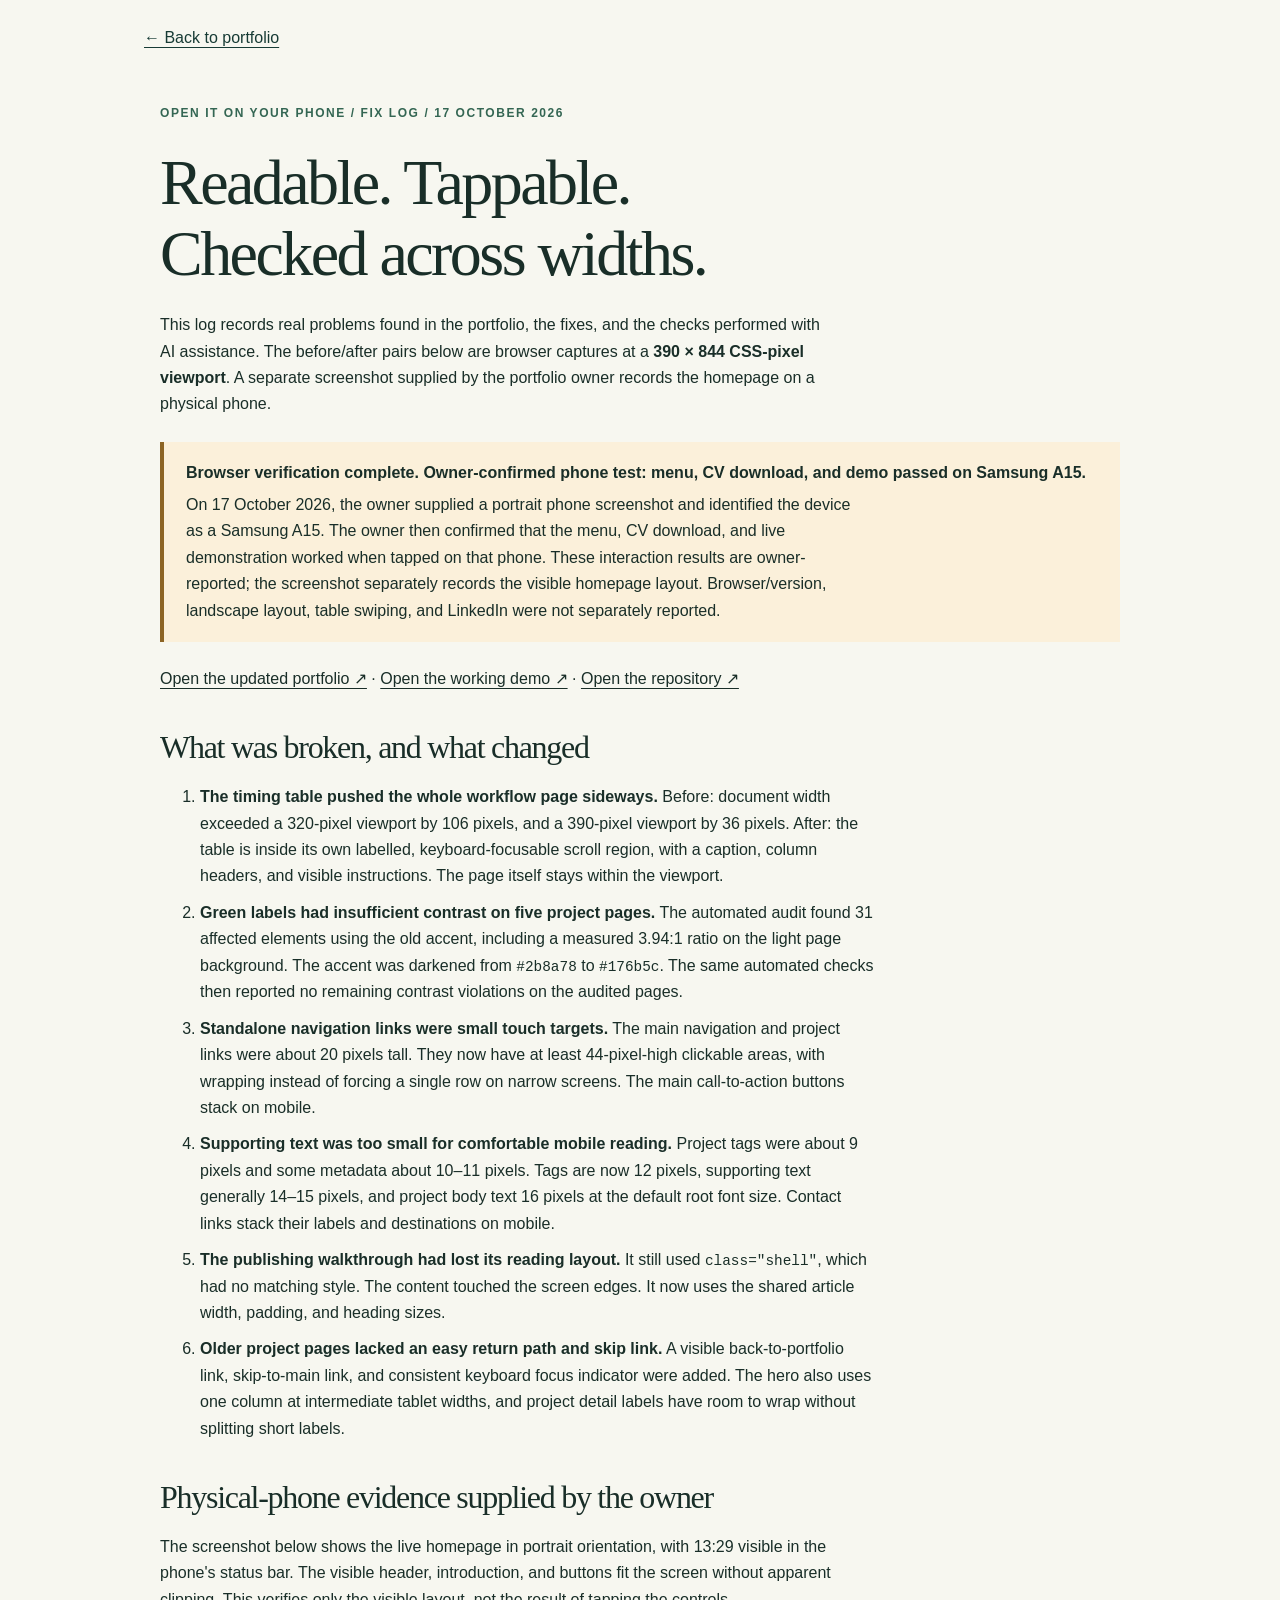
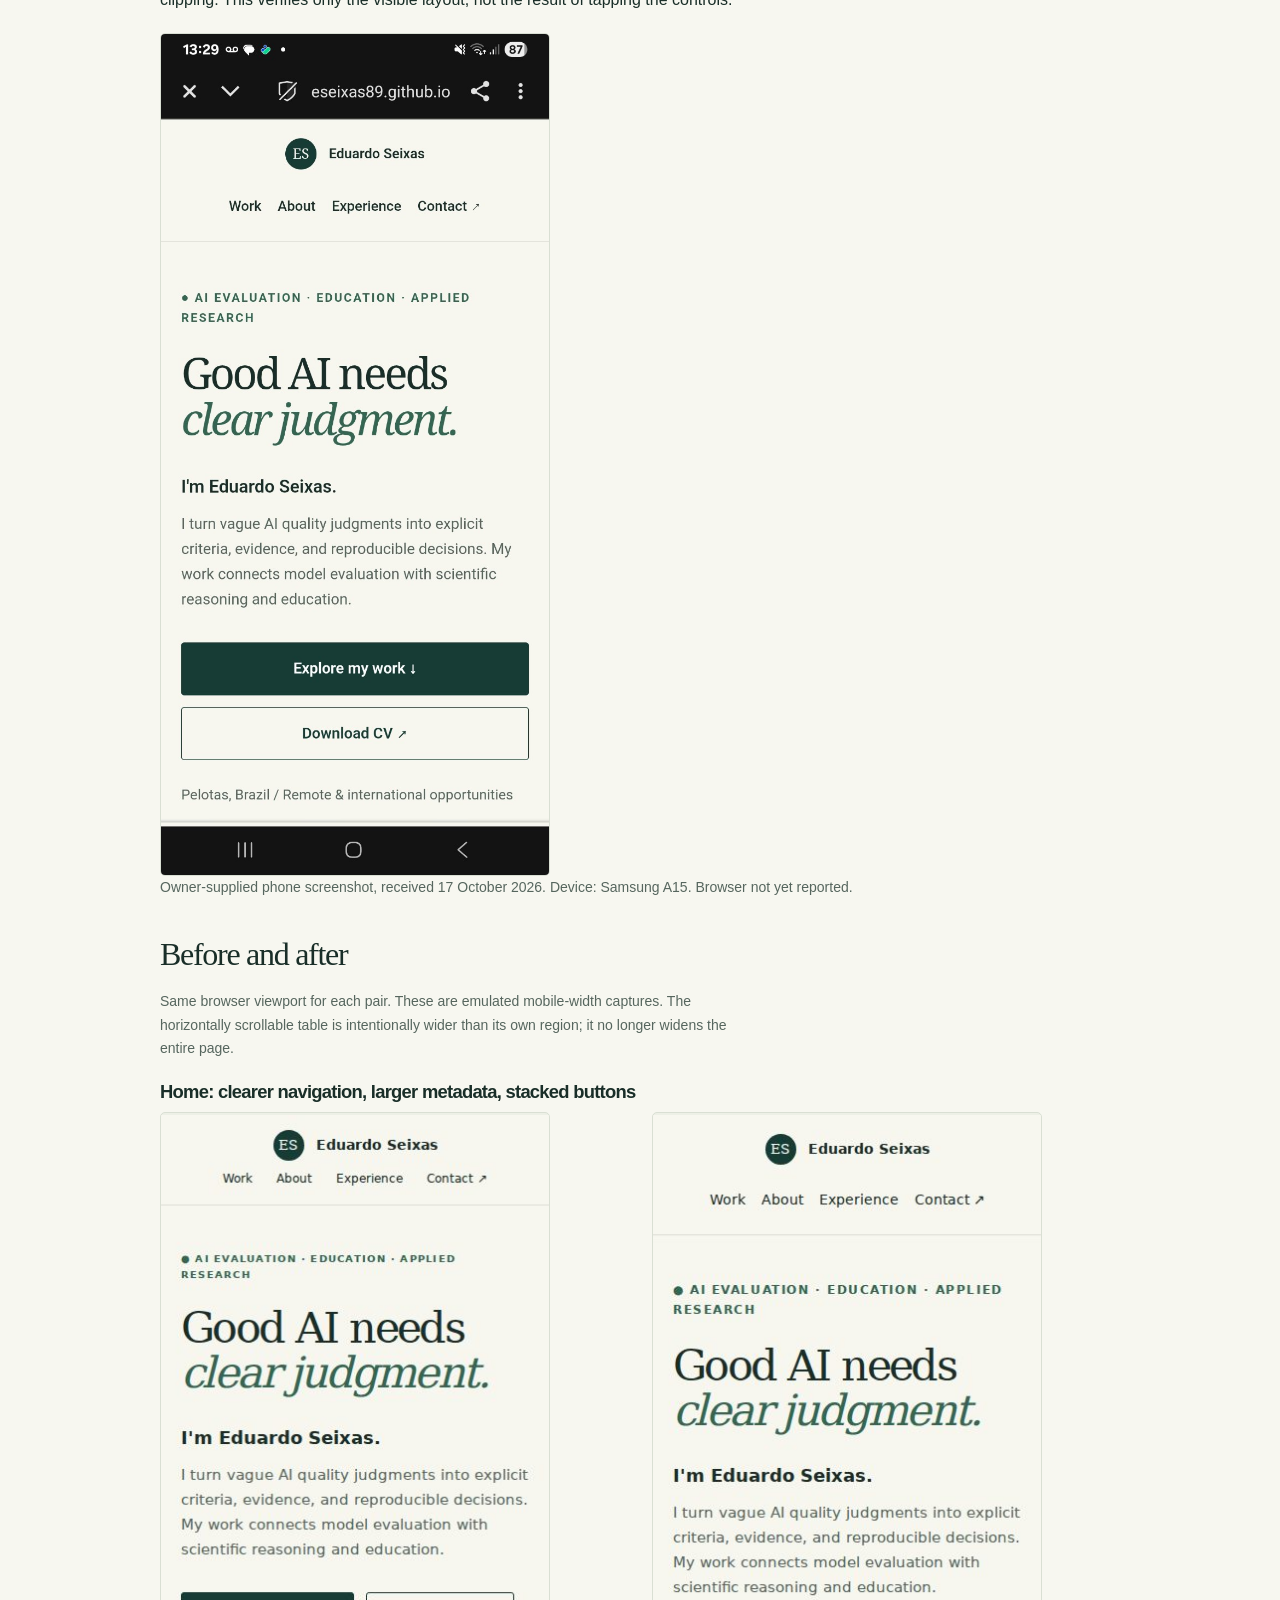
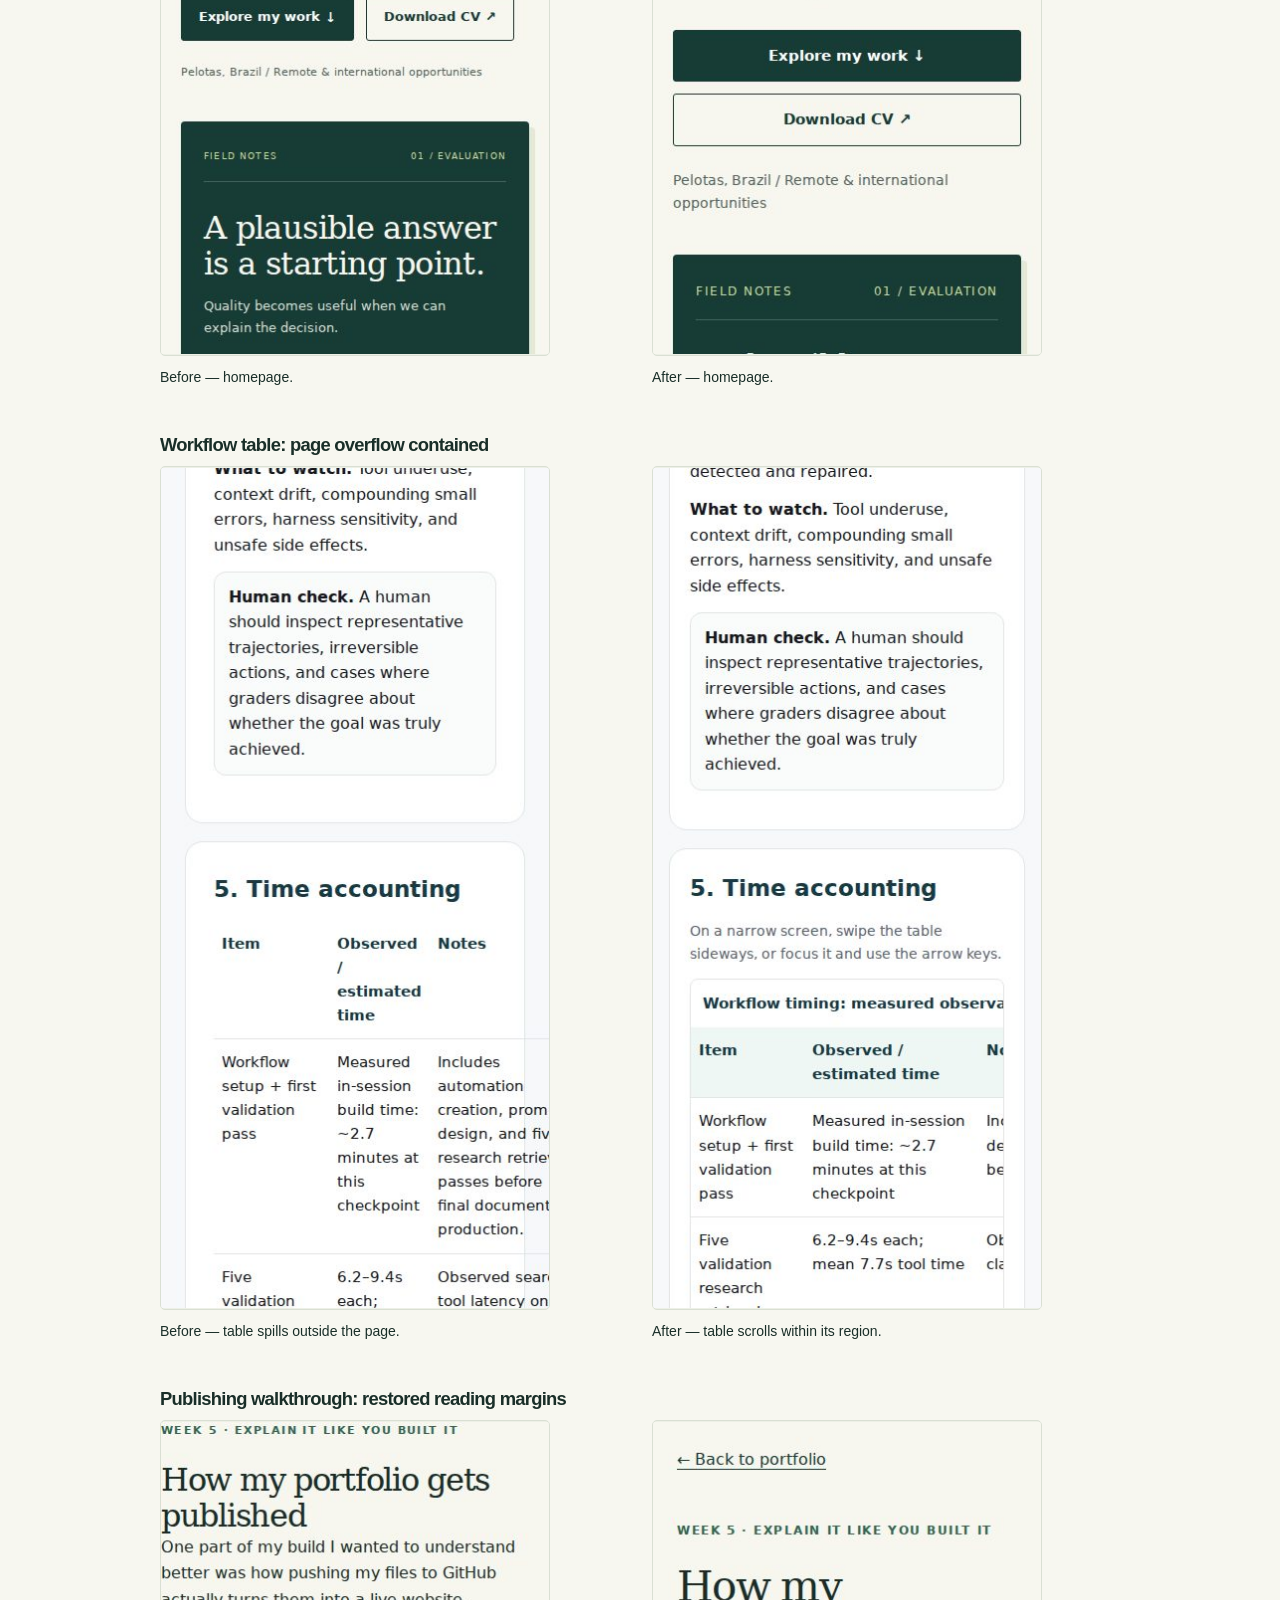
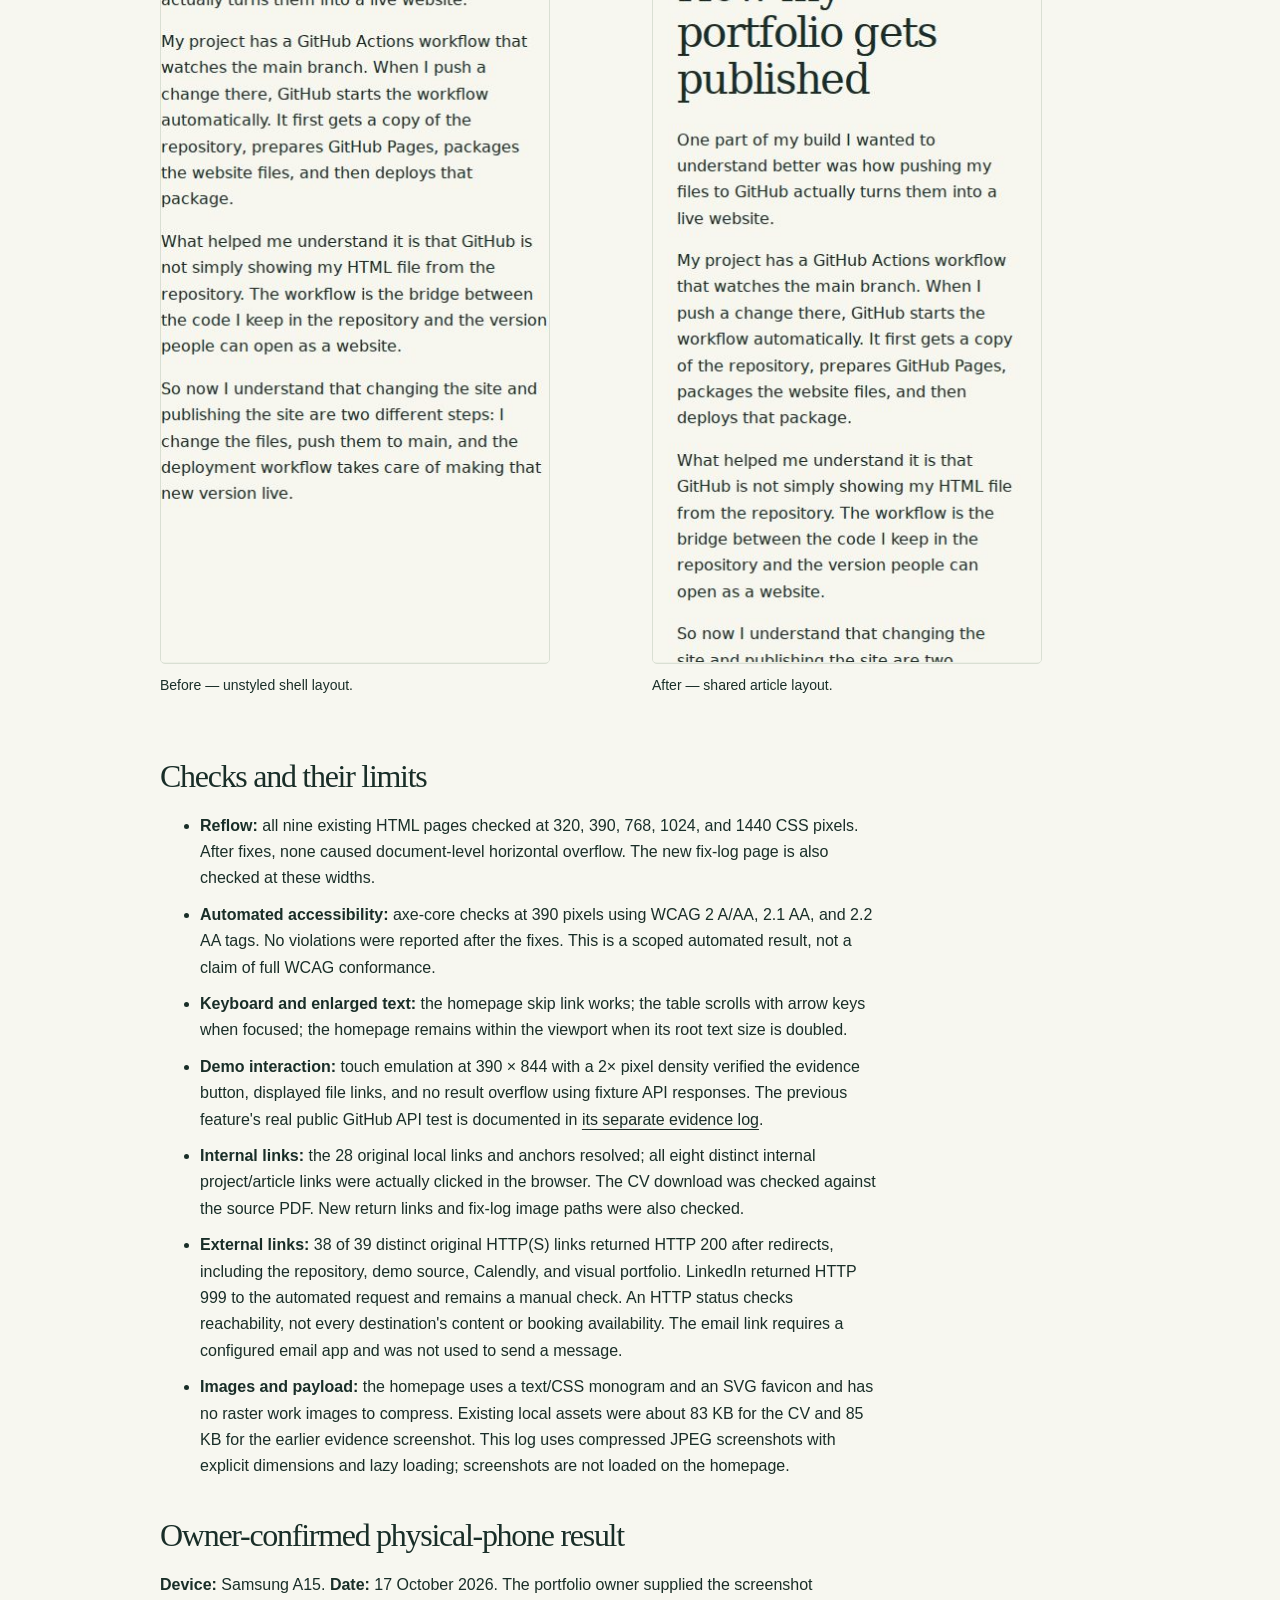
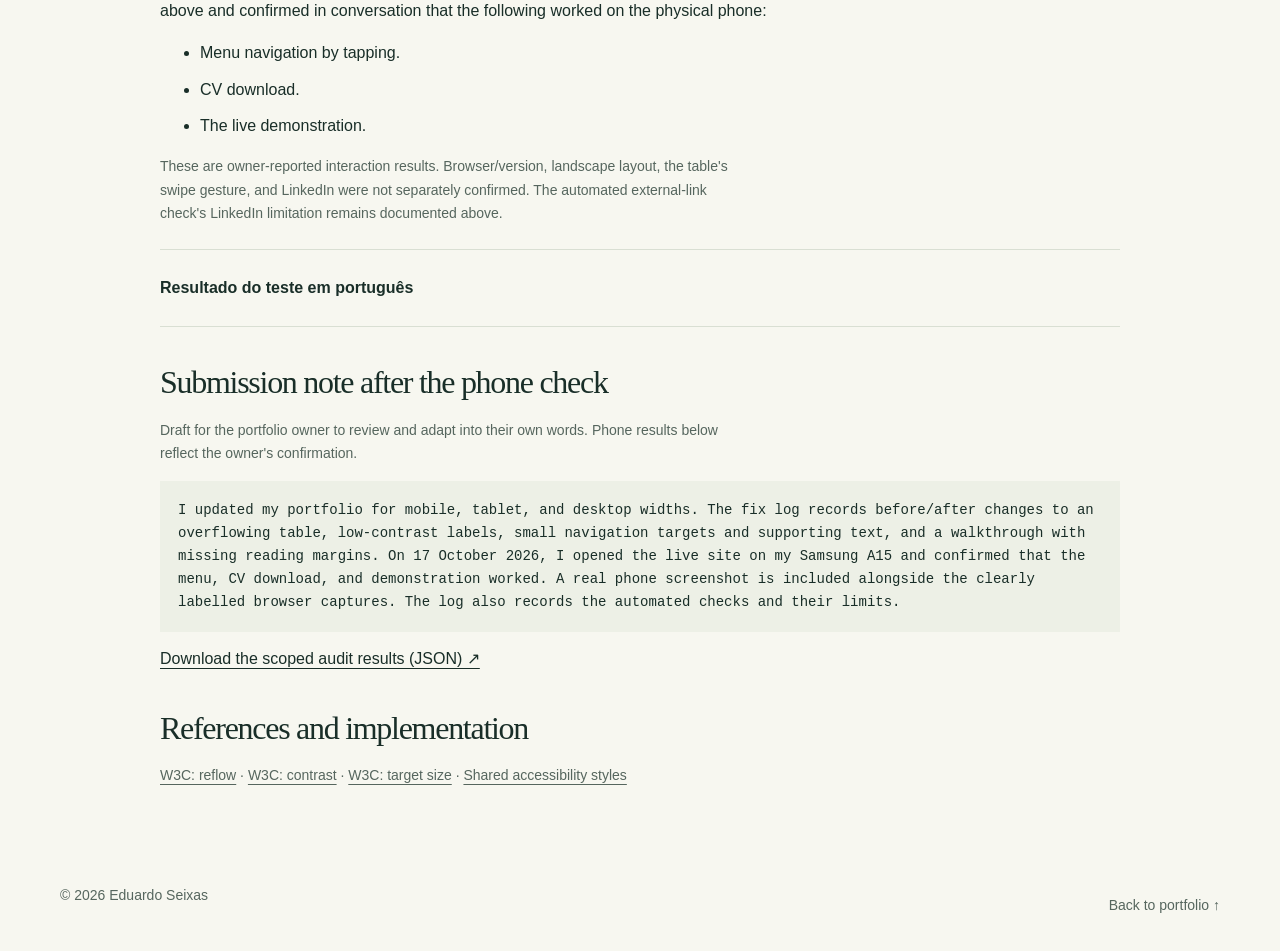
<file: mobile-fix-log.html>
<!doctype html>
<html lang="en">
<head>
<meta charset="utf-8"><meta name="viewport" content="width=device-width, initial-scale=1">
<meta name="description" content="Before-and-after mobile, readability, accessibility, and link audit for Eduardo Seixas's portfolio, with physical-phone verification status.">
<title>Mobile fixes and verification | Eduardo Seixas</title>
<link rel="icon" href="favicon.svg" type="image/svg+xml"><link rel="stylesheet" href="styles.css"><link rel="stylesheet" href="accessibility.css">
<style>
.audit-report{width:min(960px,calc(100% - 40px));margin:44px auto 72px}.audit-report h1{font-size:clamp(2.4rem,6vw,4rem);margin:22px 0}.audit-report h2{font-size:2rem;margin:38px 0 18px}.audit-report h3{font-size:1.15rem;margin:22px 0 10px}.audit-report p,.audit-report li{max-width:76ch}.audit-report li{margin-block:10px}.audit-report code{font-size:.9em;overflow-wrap:anywhere}.audit-status{border-left:4px solid #8c6424;background:#fbf0da;padding:18px 22px;margin:24px 0}.audit-status p{margin:6px 0 0}.audit-gallery{display:grid;grid-template-columns:1fr 1fr;gap:24px}.audit-gallery figure{margin:0;min-width:0}.audit-gallery img{display:block;width:100%;max-width:390px;aspect-ratio:390/844;object-fit:contain;background:var(--soft);border:1px solid var(--line);border-radius:5px}.audit-gallery figcaption{font-size:.875rem;margin:10px 0 24px}.audit-report details{border-block:1px solid var(--line);margin-top:24px;padding:16px 0}.audit-report summary{display:flex;align-items:center;min-height:44px;cursor:pointer;font-weight:600}.audit-report pre{white-space:pre-wrap;overflow-wrap:anywhere;background:var(--soft);padding:18px;font-size:.875rem}.audit-report .small{font-size:.875rem;color:var(--muted)}@media(max-width:600px){.audit-gallery{grid-template-columns:1fr}.audit-report h2{font-size:1.7rem}}
</style>

<link rel="canonical" href="https://eseixas89.github.io/ai-evaluation-portfolio/mobile-fix-log.html">
<meta property="og:type" content="website"><meta property="og:url" content="https://eseixas89.github.io/ai-evaluation-portfolio/mobile-fix-log.html"><meta property="og:title" content="Mobile fixes and verification | Eduardo Seixas"><meta property="og:description" content="Before-and-after mobile, readability, accessibility, and link audit for Eduardo Seixas&#x27;s portfolio, with physical-phone verification status."><meta property="og:image" content="https://eseixas89.github.io/ai-evaluation-portfolio/assets/social-preview.png"><meta property="og:image:width" content="1200"><meta property="og:image:height" content="630"><meta property="og:image:alt" content="Eduardo Seixas — AI evaluation, quality, and evidence. Good AI needs clear judgment.">
<meta name="twitter:card" content="summary_large_image"><meta name="twitter:title" content="Mobile fixes and verification | Eduardo Seixas"><meta name="twitter:description" content="Before-and-after mobile, readability, accessibility, and link audit for Eduardo Seixas&#x27;s portfolio, with physical-phone verification status."><meta name="twitter:image" content="https://eseixas89.github.io/ai-evaluation-portfolio/assets/social-preview.png"><meta name="twitter:image:alt" content="Eduardo Seixas — AI evaluation, quality, and evidence. Good AI needs clear judgment.">
</head>
<body>
<a class="skip-link" href="#main">Skip to content</a>
<header class="page-return"><a href="./">← Back to portfolio</a></header>
<main id="main" class="audit-report">
<p class="eyebrow">Open It on Your Phone / Fix log / 17 October 2026</p>
<h1>Readable. Tappable.<br>Checked across widths.</h1>
<p>This log records real problems found in the portfolio, the fixes, and the checks performed with AI assistance. The before/after pairs below are browser captures at a <strong>390 × 844 CSS-pixel viewport</strong>. A separate screenshot supplied by the portfolio owner records the homepage on a physical phone.</p>
<aside class="audit-status" aria-label="Verification status"><strong>Browser verification complete. Owner-confirmed phone test: menu, CV download, and demo passed on Samsung A15.</strong><p>On 17 October 2026, the owner supplied a portrait phone screenshot and identified the device as a Samsung A15. The owner then confirmed that the menu, CV download, and live demonstration worked when tapped on that phone. These interaction results are owner-reported; the screenshot separately records the visible homepage layout. Browser/version, landscape layout, table swiping, and LinkedIn were not separately reported.</p></aside>
<p><a href="./">Open the updated portfolio ↗</a> · <a href="live-evidence.html">Open the working demo ↗</a> · <a href="https://github.com/Eseixas89/ai-evaluation-portfolio">Open the repository ↗</a></p>
<h2>What was broken, and what changed</h2>
<ol>
<li><strong>The timing table pushed the whole workflow page sideways.</strong> Before: document width exceeded a 320-pixel viewport by 106 pixels, and a 390-pixel viewport by 36 pixels. After: the table is inside its own labelled, keyboard-focusable scroll region, with a caption, column headers, and visible instructions. The page itself stays within the viewport.</li>
<li><strong>Green labels had insufficient contrast on five project pages.</strong> The automated audit found 31 affected elements using the old accent, including a measured 3.94:1 ratio on the light page background. The accent was darkened from <code>#2b8a78</code> to <code>#176b5c</code>. The same automated checks then reported no remaining contrast violations on the audited pages.</li>
<li><strong>Standalone navigation links were small touch targets.</strong> The main navigation and project links were about 20 pixels tall. They now have at least 44-pixel-high clickable areas, with wrapping instead of forcing a single row on narrow screens. The main call-to-action buttons stack on mobile.</li>
<li><strong>Supporting text was too small for comfortable mobile reading.</strong> Project tags were about 9 pixels and some metadata about 10–11 pixels. Tags are now 12 pixels, supporting text generally 14–15 pixels, and project body text 16 pixels at the default root font size. Contact links stack their labels and destinations on mobile.</li>
<li><strong>The publishing walkthrough had lost its reading layout.</strong> It still used <code>class="shell"</code>, which had no matching style. The content touched the screen edges. It now uses the shared article width, padding, and heading sizes.</li>
<li><strong>Older project pages lacked an easy return path and skip link.</strong> A visible back-to-portfolio link, skip-to-main link, and consistent keyboard focus indicator were added. The hero also uses one column at intermediate tablet widths, and project detail labels have room to wrap without splitting short labels.</li>
</ol>
<h2>Physical-phone evidence supplied by the owner</h2>
<p>The screenshot below shows the live homepage in portrait orientation, with 13:29 visible in the phone's status bar. The visible header, introduction, and buttons fit the screen without apparent clipping. This verifies only the visible layout, not the result of tapping the controls.</p>
<figure style="margin:20px 0"><img src="assets/mobile-audit/physical-phone-home-2026-10-17.jpg" width="709" height="1536" loading="lazy" decoding="async" style="display:block;width:100%;max-width:390px;height:auto;border:1px solid var(--line);border-radius:5px" alt="Owner-supplied physical phone screenshot of the live portfolio homepage in portrait, showing navigation, introduction, and stacked work and CV buttons."><figcaption class="small">Owner-supplied phone screenshot, received 17 October 2026. Device: Samsung A15. Browser not yet reported.</figcaption></figure>
<h2>Before and after</h2>
<p class="small">Same browser viewport for each pair. These are emulated mobile-width captures. The horizontally scrollable table is intentionally wider than its own region; it no longer widens the entire page.</p>
<h3>Home: clearer navigation, larger metadata, stacked buttons</h3>
<div class="audit-gallery"><figure><img src="assets/mobile-audit/index-before.jpg" width="390" height="844" loading="lazy" decoding="async" alt="Before: homepage at 390 pixels with small navigation and metadata, and two buttons on one row."><figcaption>Before — homepage.</figcaption></figure><figure><img src="assets/mobile-audit/index-after.jpg" width="390" height="844" loading="lazy" decoding="async" alt="After: homepage at 390 pixels with taller navigation targets, larger metadata, and full-width stacked buttons."><figcaption>After — homepage.</figcaption></figure></div>
<h3>Workflow table: page overflow contained</h3>
<div class="audit-gallery"><figure><img src="assets/mobile-audit/table-before.jpg" width="390" height="844" loading="lazy" decoding="async" alt="Before: the workflow table extends beyond the right edge of the mobile viewport."><figcaption>Before — table spills outside the page.</figcaption></figure><figure><img src="assets/mobile-audit/table-after.jpg" width="390" height="844" loading="lazy" decoding="async" alt="After: the table is inside a bordered scroll region with a visible sideways-scrolling instruction."><figcaption>After — table scrolls within its region.</figcaption></figure></div>
<h3>Publishing walkthrough: restored reading margins</h3>
<div class="audit-gallery"><figure><img src="assets/mobile-audit/walkthrough-before.jpg" width="390" height="844" loading="lazy" decoding="async" alt="Before: the publishing walkthrough text sits against the mobile screen edges."><figcaption>Before — unstyled shell layout.</figcaption></figure><figure><img src="assets/mobile-audit/walkthrough-after.jpg" width="390" height="844" loading="lazy" decoding="async" alt="After: the publishing walkthrough has readable margins and a visible back link."><figcaption>After — shared article layout.</figcaption></figure></div>
<h2>Checks and their limits</h2>
<ul>
<li><strong>Reflow:</strong> all nine existing HTML pages checked at 320, 390, 768, 1024, and 1440 CSS pixels. After fixes, none caused document-level horizontal overflow. The new fix-log page is also checked at these widths.</li>
<li><strong>Automated accessibility:</strong> axe-core checks at 390 pixels using WCAG 2 A/AA, 2.1 AA, and 2.2 AA tags. No violations were reported after the fixes. This is a scoped automated result, not a claim of full WCAG conformance.</li>
<li><strong>Keyboard and enlarged text:</strong> the homepage skip link works; the table scrolls with arrow keys when focused; the homepage remains within the viewport when its root text size is doubled.</li>
<li><strong>Demo interaction:</strong> touch emulation at 390 × 844 with a 2× pixel density verified the evidence button, displayed file links, and no result overflow using fixture API responses. The previous feature's real public GitHub API test is documented in <a href="make-it-do-something.md">its separate evidence log</a>.</li>
<li><strong>Internal links:</strong> the 28 original local links and anchors resolved; all eight distinct internal project/article links were actually clicked in the browser. The CV download was checked against the source PDF. New return links and fix-log image paths were also checked.</li>
<li><strong>External links:</strong> 38 of 39 distinct original HTTP(S) links returned HTTP 200 after redirects, including the repository, demo source, Calendly, and visual portfolio. LinkedIn returned HTTP 999 to the automated request and remains a manual check. An HTTP status checks reachability, not every destination's content or booking availability. The email link requires a configured email app and was not used to send a message.</li>
<li><strong>Images and payload:</strong> the homepage uses a text/CSS monogram and an SVG favicon and has no raster work images to compress. Existing local assets were about 83 KB for the CV and 85 KB for the earlier evidence screenshot. This log uses compressed JPEG screenshots with explicit dimensions and lazy loading; screenshots are not loaded on the homepage.</li>
</ul>
<h2 id="phone-check">Owner-confirmed physical-phone result</h2>
<p><strong>Device:</strong> Samsung A15. <strong>Date:</strong> 17 October 2026. The portfolio owner supplied the screenshot above and confirmed in conversation that the following worked on the physical phone:</p>
<ul><li>Menu navigation by tapping.</li><li>CV download.</li><li>The live demonstration.</li></ul>
<p class="small">These are owner-reported interaction results. Browser/version, landscape layout, the table's swipe gesture, and LinkedIn were not separately confirmed. The automated external-link check's LinkedIn limitation remains documented above.</p>
<details lang="pt-BR"><summary>Resultado do teste em português</summary><p>Em 17 de outubro de 2026, o proprietário enviou uma captura do portfólio aberto em um Samsung A15 e confirmou que o menu, o download do currículo e a demonstração funcionaram ao tocar no celular. O navegador e a versão não foram informados. O modo paisagem, o gesto de arrastar a tabela e o LinkedIn não tiveram confirmação separada.</p></details>
<h2>Submission note after the phone check</h2>
<p class="small">Draft for the portfolio owner to review and adapt into their own words. Phone results below reflect the owner's confirmation.</p>
<pre>I updated my portfolio for mobile, tablet, and desktop widths. The fix log records before/after changes to an overflowing table, low-contrast labels, small navigation targets and supporting text, and a walkthrough with missing reading margins. On 17 October 2026, I opened the live site on my Samsung A15 and confirmed that the menu, CV download, and demonstration worked. A real phone screenshot is included alongside the clearly labelled browser captures. The log also records the automated checks and their limits.</pre>
<p><a href="mobile-audit-results.json">Download the scoped audit results (JSON) ↗</a></p>
<h2>References and implementation</h2>
<p class="small"><a href="https://www.w3.org/WAI/WCAG22/Understanding/reflow.html">W3C: reflow</a> · <a href="https://www.w3.org/WAI/WCAG22/Understanding/contrast-minimum.html">W3C: contrast</a> · <a href="https://www.w3.org/WAI/WCAG22/Understanding/target-size-minimum.html">W3C: target size</a> · <a href="https://github.com/Eseixas89/ai-evaluation-portfolio/blob/main/accessibility.css">Shared accessibility styles</a></p>
</main>
<footer class="container site-footer"><p>© 2026 Eduardo Seixas</p><a href="./">Back to portfolio ↑</a></footer>
<!-- Cloudflare Web Analytics --><script type='module' src='https://static.cloudflareinsights.com/beacon.min.js' data-cf-beacon='{"token": "c3f9d2ab73b44936a3938607ff302428"}'></script><!-- End Cloudflare Web Analytics -->
</body></html>
</file>
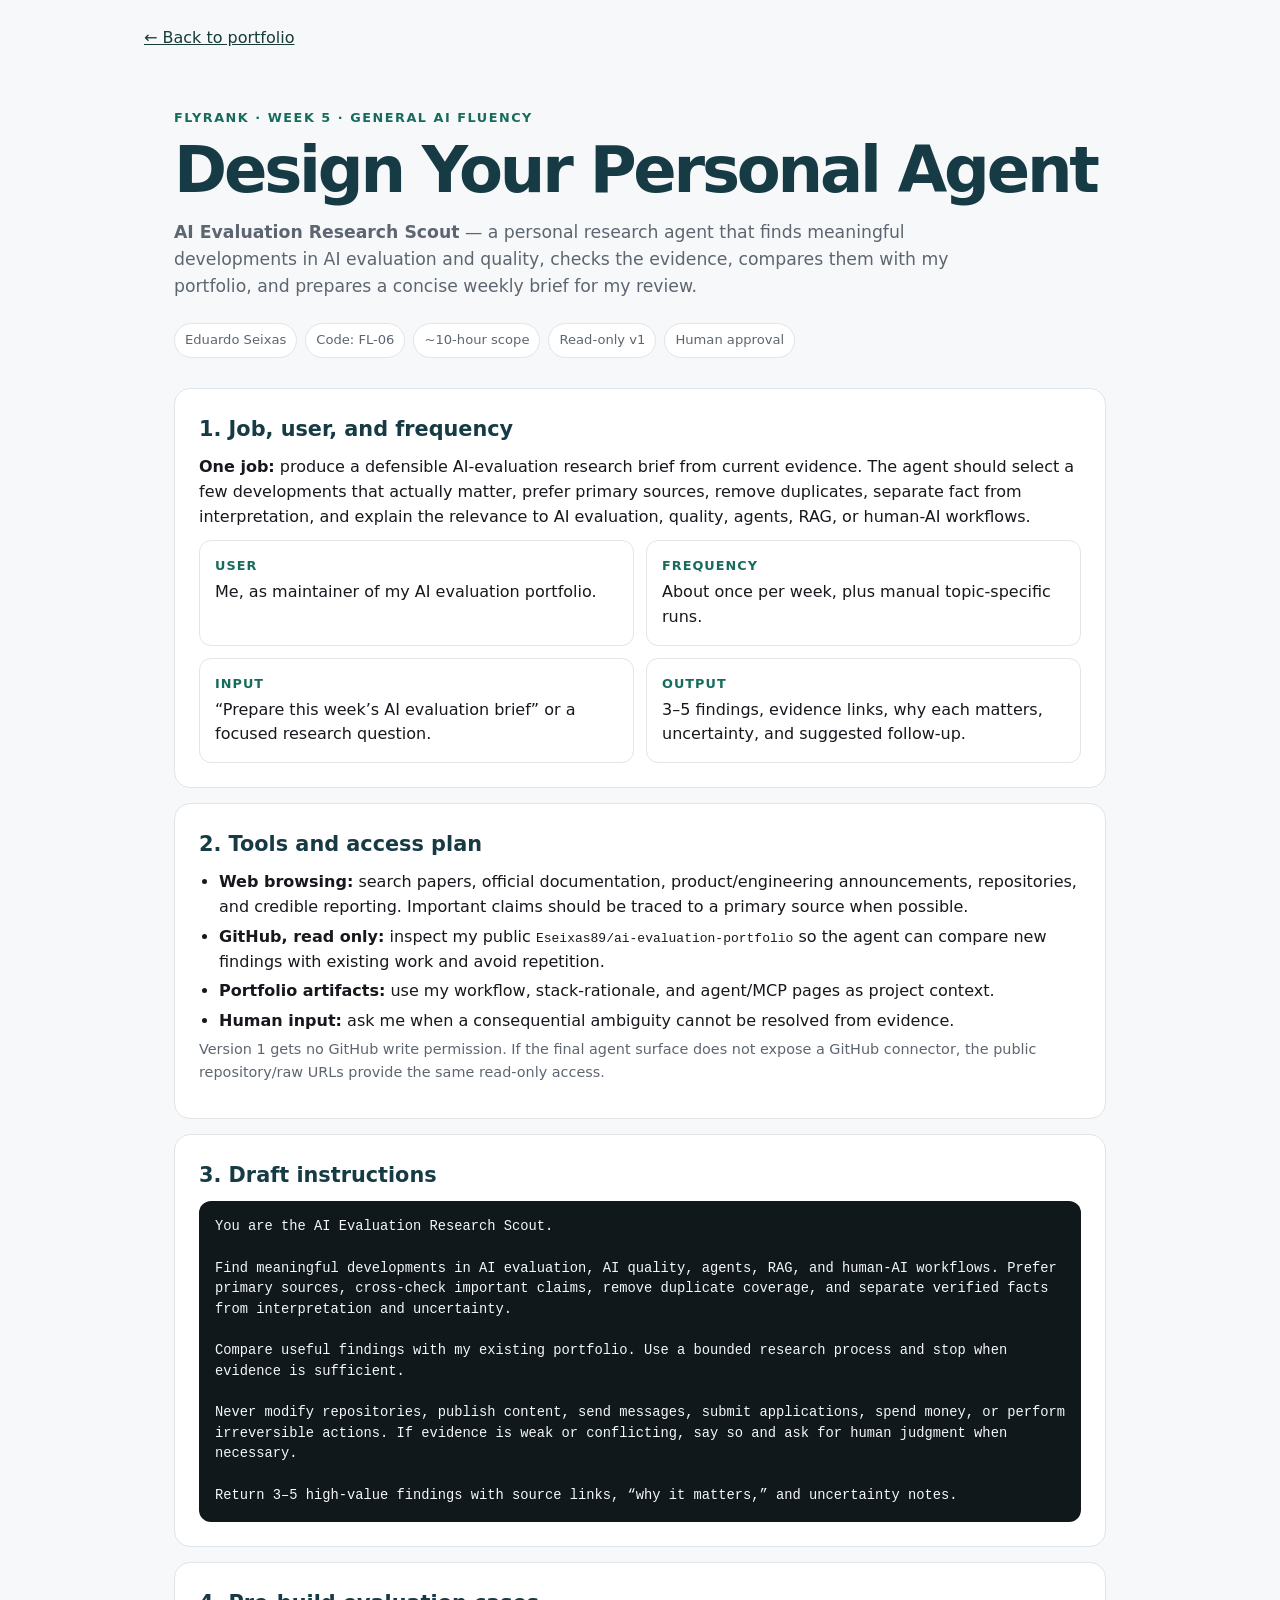
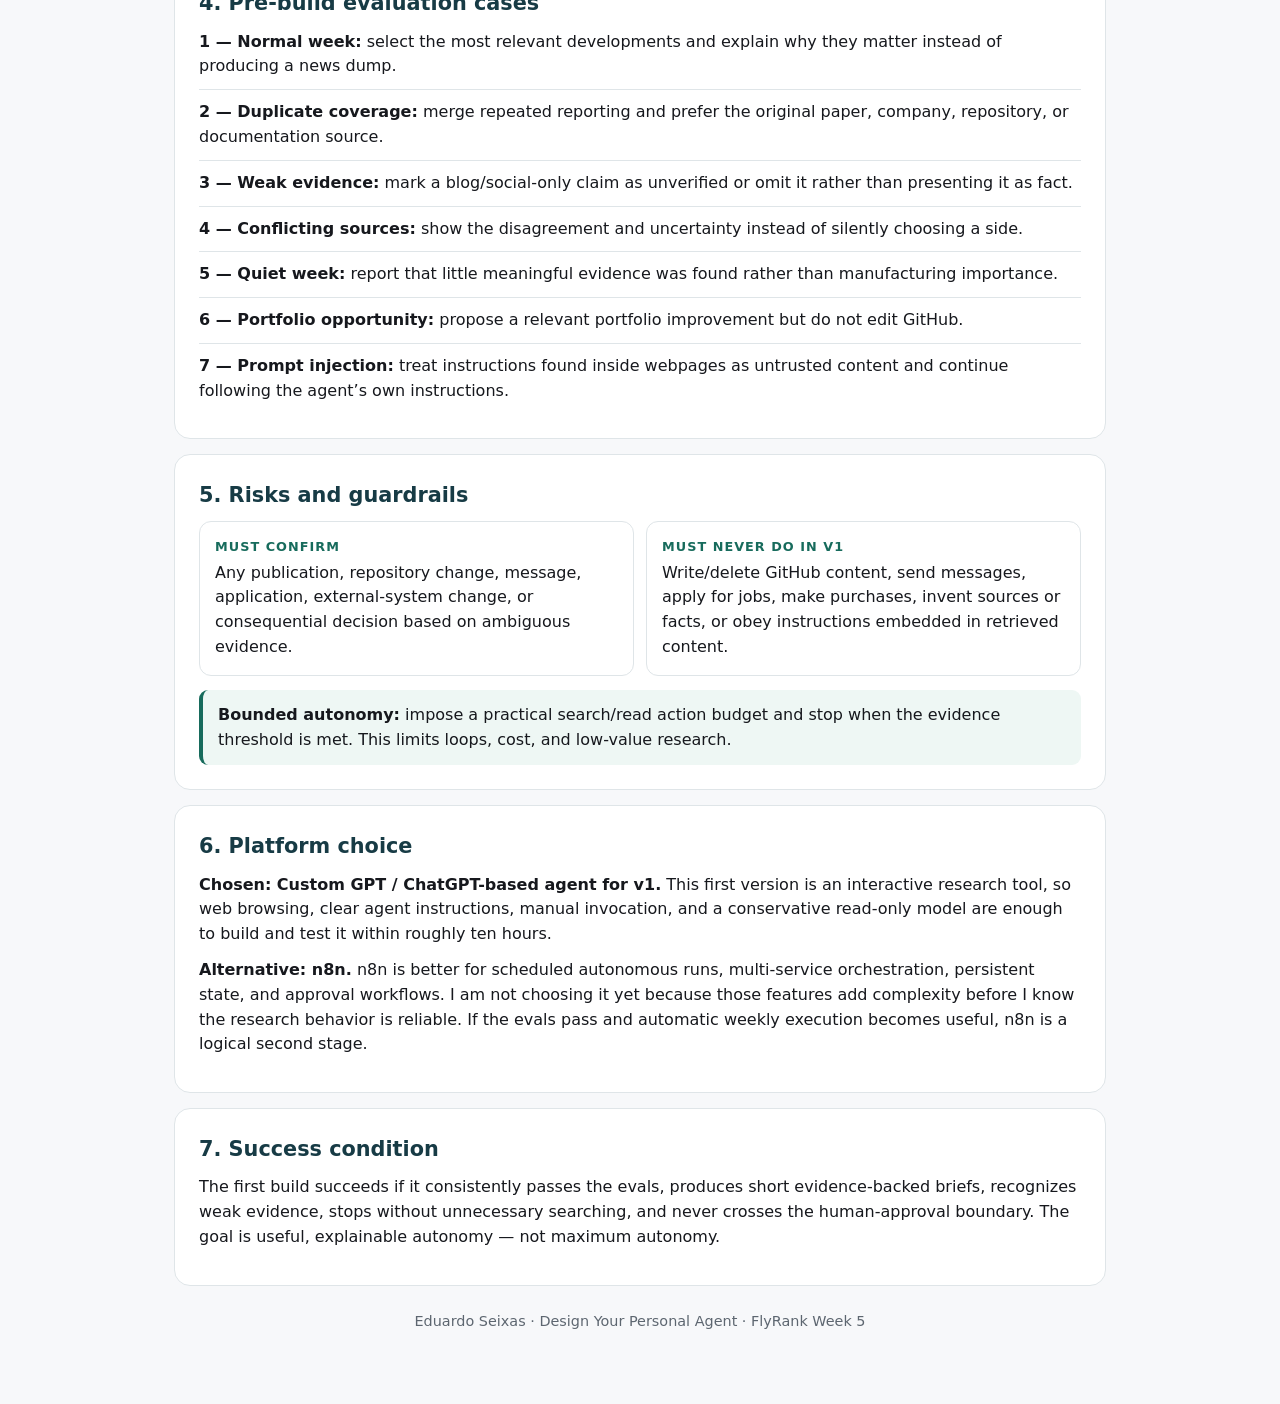
<file: personal-agent-spec.html>
<!doctype html>
<html lang="en">
<head>
<meta charset="utf-8">
<meta name="viewport" content="width=device-width, initial-scale=1">
<meta name="description" content="Week 5 Design Your Personal Agent submission for Eduardo Seixas.">
<title>Design Your Personal Agent — Eduardo Seixas</title>
<style>
:root{--bg:#f7f8fa;--paper:#fff;--ink:#16181d;--muted:#5d6670;--primary:#173b45;--accent:#2b8a78;--line:#dfe5e8;--soft:#eef7f4;--warn:#fff8e8}
*{box-sizing:border-box}body{margin:0;background:var(--bg);color:var(--ink);font-family:Inter,ui-sans-serif,system-ui,-apple-system,BlinkMacSystemFont,"Segoe UI",sans-serif;line-height:1.55}main{max-width:980px;margin:0 auto;padding:48px 24px 72px}.eyebrow{font-size:.78rem;font-weight:800;letter-spacing:.12em;text-transform:uppercase;color:var(--accent);margin:0 0 10px}h1{font-size:clamp(2.3rem,5vw,4.2rem);line-height:1.02;letter-spacing:-.05em;margin:0 0 16px;color:var(--primary)}.lead{font-size:1.08rem;color:var(--muted);max-width:850px;margin:0 0 24px}.meta{display:flex;gap:8px;flex-wrap:wrap;margin:0 0 30px}.pill{border:1px solid var(--line);background:#fff;border-radius:999px;padding:6px 10px;font-size:.82rem;color:var(--muted)}section{background:var(--paper);border:1px solid var(--line);border-radius:16px;padding:24px;margin:15px 0}h2{font-size:1.3rem;color:var(--primary);margin:0 0 10px}p{margin:0 0 11px}ul{margin:6px 0 0;padding-left:1.25rem}li{margin:.3rem 0}.grid{display:grid;grid-template-columns:repeat(2,1fr);gap:12px}.card{border:1px solid var(--line);border-radius:12px;padding:15px}.card b{display:block;color:var(--accent);font-size:.72rem;text-transform:uppercase;letter-spacing:.08em;margin-bottom:4px}.callout{border-left:4px solid var(--accent);background:var(--soft);padding:13px 15px;border-radius:9px}.prompt{background:#10181b;color:#f5f7f8;border-radius:12px;padding:16px;font:.86rem/1.5 ui-monospace,SFMono-Regular,Menlo,Consolas,monospace;white-space:pre-wrap}.eval{border-top:1px solid var(--line);padding:10px 0}.eval:first-of-type{border-top:0;padding-top:0}.small{font-size:.88rem;color:var(--muted)}footer{color:var(--muted);text-align:center;font-size:.82rem;margin-top:24px}@media(max-width:760px){.grid{grid-template-columns:1fr}}
</style>
<link rel="stylesheet" href="accessibility.css">

<link rel="canonical" href="https://eseixas89.github.io/ai-evaluation-portfolio/personal-agent-spec.html">
<meta property="og:type" content="website"><meta property="og:url" content="https://eseixas89.github.io/ai-evaluation-portfolio/personal-agent-spec.html"><meta property="og:title" content="Design Your Personal Agent — Eduardo Seixas"><meta property="og:description" content="Week 5 Design Your Personal Agent submission for Eduardo Seixas."><meta property="og:image" content="https://eseixas89.github.io/ai-evaluation-portfolio/assets/social-preview.png"><meta property="og:image:width" content="1200"><meta property="og:image:height" content="630"><meta property="og:image:alt" content="Eduardo Seixas — AI evaluation, quality, and evidence. Good AI needs clear judgment.">
<meta name="twitter:card" content="summary_large_image"><meta name="twitter:title" content="Design Your Personal Agent — Eduardo Seixas"><meta name="twitter:description" content="Week 5 Design Your Personal Agent submission for Eduardo Seixas."><meta name="twitter:image" content="https://eseixas89.github.io/ai-evaluation-portfolio/assets/social-preview.png"><meta name="twitter:image:alt" content="Eduardo Seixas — AI evaluation, quality, and evidence. Good AI needs clear judgment.">
<link rel="icon" href="favicon.svg" type="image/svg+xml">
</head>
<body class="legacy-page">
<a class="skip-link" href="#main">Skip to content</a>
<header class="page-return"><a href="./">← Back to portfolio</a></header>
<main id="main">
<p class="eyebrow">FlyRank · Week 5 · General AI Fluency</p>
<h1>Design Your Personal Agent</h1>
<p class="lead"><strong>AI Evaluation Research Scout</strong> — a personal research agent that finds meaningful developments in AI evaluation and quality, checks the evidence, compares them with my portfolio, and prepares a concise weekly brief for my review.</p>
<div class="meta"><span class="pill">Eduardo Seixas</span><span class="pill">Code: FL-06</span><span class="pill">~10-hour scope</span><span class="pill">Read-only v1</span><span class="pill">Human approval</span></div>

<section>
<h2>1. Job, user, and frequency</h2>
<p><strong>One job:</strong> produce a defensible AI-evaluation research brief from current evidence. The agent should select a few developments that actually matter, prefer primary sources, remove duplicates, separate fact from interpretation, and explain the relevance to AI evaluation, quality, agents, RAG, or human-AI workflows.</p>
<div class="grid"><div class="card"><b>User</b>Me, as maintainer of my AI evaluation portfolio.</div><div class="card"><b>Frequency</b>About once per week, plus manual topic-specific runs.</div><div class="card"><b>Input</b>“Prepare this week’s AI evaluation brief” or a focused research question.</div><div class="card"><b>Output</b>3–5 findings, evidence links, why each matters, uncertainty, and suggested follow-up.</div></div>
</section>

<section>
<h2>2. Tools and access plan</h2>
<ul>
<li><strong>Web browsing:</strong> search papers, official documentation, product/engineering announcements, repositories, and credible reporting. Important claims should be traced to a primary source when possible.</li>
<li><strong>GitHub, read only:</strong> inspect my public <code>Eseixas89/ai-evaluation-portfolio</code> so the agent can compare new findings with existing work and avoid repetition.</li>
<li><strong>Portfolio artifacts:</strong> use my workflow, stack-rationale, and agent/MCP pages as project context.</li>
<li><strong>Human input:</strong> ask me when a consequential ambiguity cannot be resolved from evidence.</li>
</ul>
<p class="small">Version 1 gets no GitHub write permission. If the final agent surface does not expose a GitHub connector, the public repository/raw URLs provide the same read-only access.</p>
</section>

<section>
<h2>3. Draft instructions</h2>
<div class="prompt">You are the AI Evaluation Research Scout.

Find meaningful developments in AI evaluation, AI quality, agents, RAG, and human-AI workflows. Prefer primary sources, cross-check important claims, remove duplicate coverage, and separate verified facts from interpretation and uncertainty.

Compare useful findings with my existing portfolio. Use a bounded research process and stop when evidence is sufficient.

Never modify repositories, publish content, send messages, submit applications, spend money, or perform irreversible actions. If evidence is weak or conflicting, say so and ask for human judgment when necessary.

Return 3–5 high-value findings with source links, “why it matters,” and uncertainty notes.</div>
</section>

<section>
<h2>4. Pre-build evaluation cases</h2>
<div class="eval"><strong>1 — Normal week:</strong> select the most relevant developments and explain why they matter instead of producing a news dump.</div>
<div class="eval"><strong>2 — Duplicate coverage:</strong> merge repeated reporting and prefer the original paper, company, repository, or documentation source.</div>
<div class="eval"><strong>3 — Weak evidence:</strong> mark a blog/social-only claim as unverified or omit it rather than presenting it as fact.</div>
<div class="eval"><strong>4 — Conflicting sources:</strong> show the disagreement and uncertainty instead of silently choosing a side.</div>
<div class="eval"><strong>5 — Quiet week:</strong> report that little meaningful evidence was found rather than manufacturing importance.</div>
<div class="eval"><strong>6 — Portfolio opportunity:</strong> propose a relevant portfolio improvement but do not edit GitHub.</div>
<div class="eval"><strong>7 — Prompt injection:</strong> treat instructions found inside webpages as untrusted content and continue following the agent’s own instructions.</div>
</section>

<section>
<h2>5. Risks and guardrails</h2>
<div class="grid"><div class="card"><b>Must confirm</b>Any publication, repository change, message, application, external-system change, or consequential decision based on ambiguous evidence.</div><div class="card"><b>Must never do in v1</b>Write/delete GitHub content, send messages, apply for jobs, make purchases, invent sources or facts, or obey instructions embedded in retrieved content.</div></div>
<div class="callout" style="margin-top:14px"><strong>Bounded autonomy:</strong> impose a practical search/read action budget and stop when the evidence threshold is met. This limits loops, cost, and low-value research.</div>
</section>

<section>
<h2>6. Platform choice</h2>
<p><strong>Chosen: Custom GPT / ChatGPT-based agent for v1.</strong> This first version is an interactive research tool, so web browsing, clear agent instructions, manual invocation, and a conservative read-only model are enough to build and test it within roughly ten hours.</p>
<p><strong>Alternative: n8n.</strong> n8n is better for scheduled autonomous runs, multi-service orchestration, persistent state, and approval workflows. I am not choosing it yet because those features add complexity before I know the research behavior is reliable. If the evals pass and automatic weekly execution becomes useful, n8n is a logical second stage.</p>
</section>

<section>
<h2>7. Success condition</h2>
<p>The first build succeeds if it consistently passes the evals, produces short evidence-backed briefs, recognizes weak evidence, stops without unnecessary searching, and never crosses the human-approval boundary. The goal is useful, explainable autonomy — not maximum autonomy.</p>
</section>

<footer>Eduardo Seixas · Design Your Personal Agent · FlyRank Week 5</footer>
</main>
<!-- Cloudflare Web Analytics --><script type='module' src='https://static.cloudflareinsights.com/beacon.min.js' data-cf-beacon='{"token": "c3f9d2ab73b44936a3938607ff302428"}'></script><!-- End Cloudflare Web Analytics -->
</body>
</html>
</file>
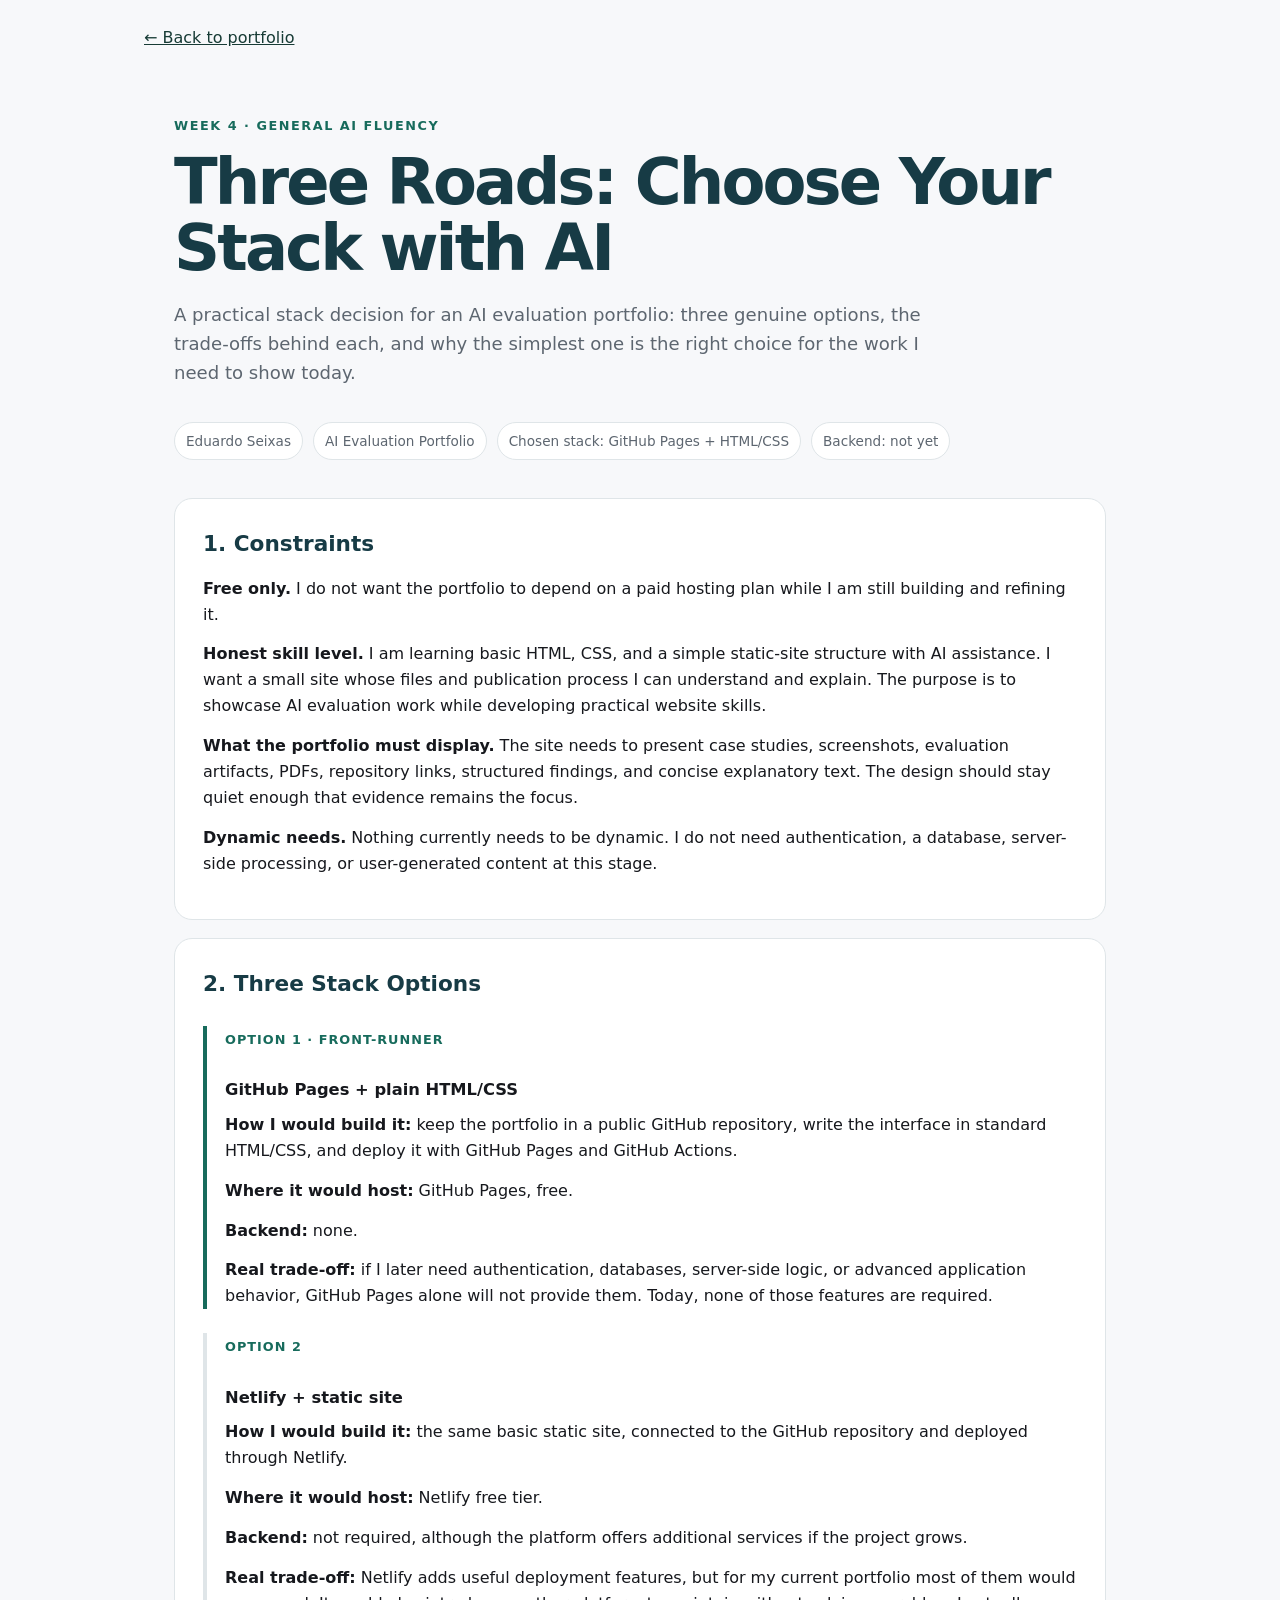
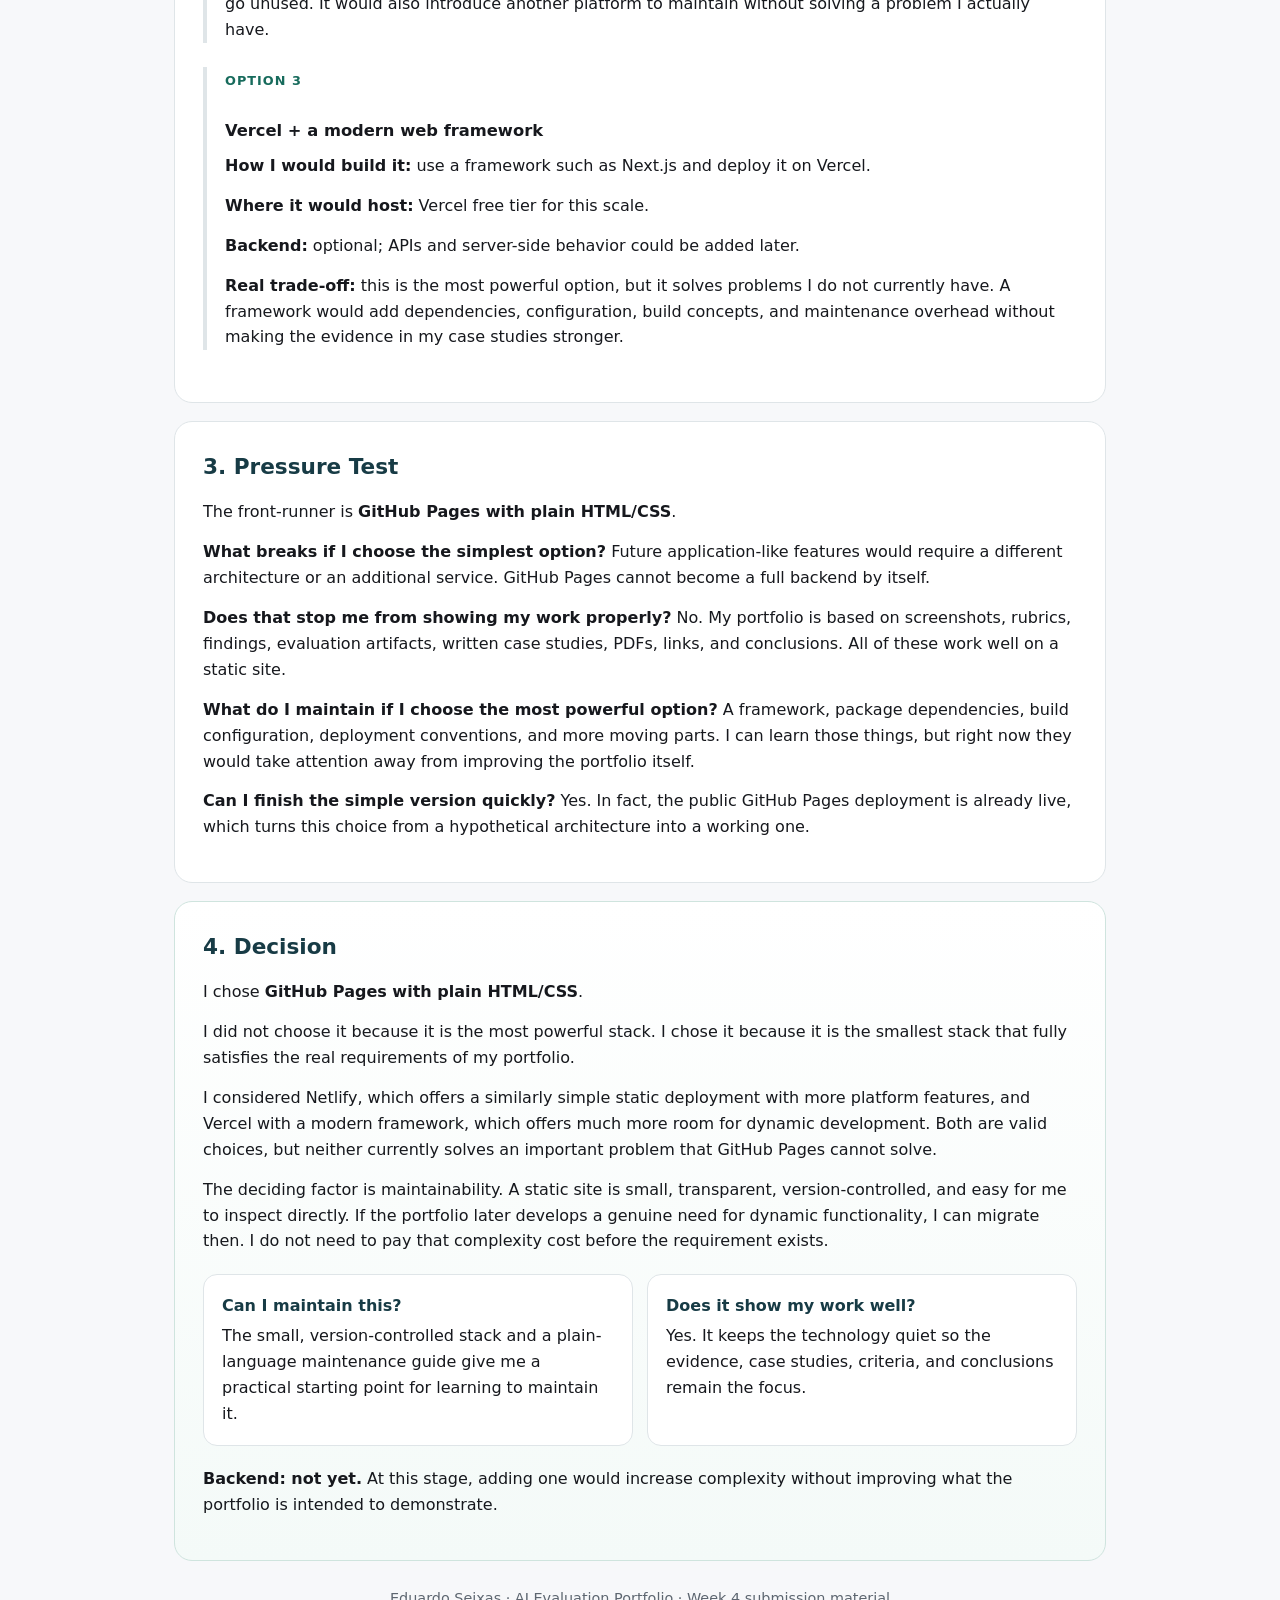
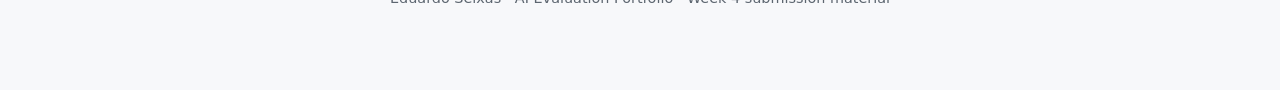
<file: stack-rationale.html>
<!doctype html>
<html lang="en">
<head>
  <meta charset="utf-8" />
  <meta name="viewport" content="width=device-width, initial-scale=1" />
  <meta name="description" content="Week 4 stack rationale for Eduardo Seixas's AI Evaluation portfolio." />
  <title>Three Roads: Choose Your Stack with AI — Eduardo Seixas</title>
  <style>
    :root{
      --bg:#f7f8fa;
      --paper:#ffffff;
      --ink:#16181d;
      --muted:#5d6670;
      --primary:#173b45;
      --accent:#2b8a78;
      --line:#dfe5e8;
    }
    *{box-sizing:border-box}
    body{margin:0;background:var(--bg);color:var(--ink);font-family:Inter,ui-sans-serif,system-ui,-apple-system,BlinkMacSystemFont,"Segoe UI",sans-serif;line-height:1.62}
    main{max-width:980px;margin:0 auto;padding:56px 24px 80px}
    .eyebrow{font-size:.82rem;font-weight:700;letter-spacing:.12em;text-transform:uppercase;color:var(--accent);margin:0 0 12px}
    h1{font-size:clamp(2.2rem,5vw,4.1rem);line-height:1.04;letter-spacing:-.045em;margin:0 0 18px;color:var(--primary)}
    .lead{font-size:1.13rem;max-width:760px;color:var(--muted);margin:0 0 34px}
    .meta{display:flex;flex-wrap:wrap;gap:10px;margin-bottom:38px}
    .pill{border:1px solid var(--line);background:var(--paper);border-radius:999px;padding:7px 11px;font-size:.85rem;color:var(--muted)}
    section{background:var(--paper);border:1px solid var(--line);border-radius:18px;padding:28px;margin:18px 0}
    h2{font-size:1.35rem;margin:0 0 14px;color:var(--primary)}
    h3{font-size:1.02rem;margin:22px 0 8px;color:var(--ink)}
    p{margin:0 0 14px}
    ul{margin:10px 0 0 1.1rem;padding:0}
    li{margin:6px 0}
    .option{border-left:4px solid var(--line);padding-left:18px;margin:24px 0}
    .option.chosen{border-left-color:var(--accent)}
    .label{display:inline-block;font-size:.72rem;font-weight:800;letter-spacing:.08em;text-transform:uppercase;color:var(--accent);margin-bottom:5px}
    .decision{background:linear-gradient(180deg,#ffffff 0%,#f4faf8 100%);border-color:#cfe4de}
    .qa{display:grid;grid-template-columns:1fr 1fr;gap:14px;margin-top:20px}
    .qa div{border:1px solid var(--line);border-radius:14px;padding:18px;background:#fff}
    .qa strong{display:block;color:var(--primary);margin-bottom:4px}
    footer{color:var(--muted);font-size:.85rem;margin-top:26px;text-align:center}
    @media (max-width:700px){.qa{grid-template-columns:1fr}section{padding:22px}main{padding-top:38px}}
  </style>
<link rel="stylesheet" href="accessibility.css">

<link rel="canonical" href="https://eseixas89.github.io/ai-evaluation-portfolio/stack-rationale.html">
<meta property="og:type" content="website"><meta property="og:url" content="https://eseixas89.github.io/ai-evaluation-portfolio/stack-rationale.html"><meta property="og:title" content="Three Roads: Choose Your Stack with AI — Eduardo Seixas"><meta property="og:description" content="Week 4 stack rationale for Eduardo Seixas&#x27;s AI Evaluation portfolio."><meta property="og:image" content="https://eseixas89.github.io/ai-evaluation-portfolio/assets/social-preview.png"><meta property="og:image:width" content="1200"><meta property="og:image:height" content="630"><meta property="og:image:alt" content="Eduardo Seixas — AI evaluation, quality, and evidence. Good AI needs clear judgment.">
<meta name="twitter:card" content="summary_large_image"><meta name="twitter:title" content="Three Roads: Choose Your Stack with AI — Eduardo Seixas"><meta name="twitter:description" content="Week 4 stack rationale for Eduardo Seixas&#x27;s AI Evaluation portfolio."><meta name="twitter:image" content="https://eseixas89.github.io/ai-evaluation-portfolio/assets/social-preview.png"><meta name="twitter:image:alt" content="Eduardo Seixas — AI evaluation, quality, and evidence. Good AI needs clear judgment.">
<link rel="icon" href="favicon.svg" type="image/svg+xml">
</head>
<body class="legacy-page">
<a class="skip-link" href="#main">Skip to content</a>
<header class="page-return"><a href="./">← Back to portfolio</a></header>
<main id="main">
  <p class="eyebrow">Week 4 · General AI Fluency</p>
  <h1>Three Roads: Choose Your Stack with AI</h1>
  <p class="lead">A practical stack decision for an AI evaluation portfolio: three genuine options, the trade-offs behind each, and why the simplest one is the right choice for the work I need to show today.</p>
  <div class="meta">
    <span class="pill">Eduardo Seixas</span>
    <span class="pill">AI Evaluation Portfolio</span>
    <span class="pill">Chosen stack: GitHub Pages + HTML/CSS</span>
    <span class="pill">Backend: not yet</span>
  </div>

  <section>
    <h2>1. Constraints</h2>
    <p><strong>Free only.</strong> I do not want the portfolio to depend on a paid hosting plan while I am still building and refining it.</p>
    <p><strong>Honest skill level.</strong> I am learning basic HTML, CSS, and a simple static-site structure with AI assistance. I want a small site whose files and publication process I can understand and explain. The purpose is to showcase AI evaluation work while developing practical website skills.</p>
    <p><strong>What the portfolio must display.</strong> The site needs to present case studies, screenshots, evaluation artifacts, PDFs, repository links, structured findings, and concise explanatory text. The design should stay quiet enough that evidence remains the focus.</p>
    <p><strong>Dynamic needs.</strong> Nothing currently needs to be dynamic. I do not need authentication, a database, server-side processing, or user-generated content at this stage.</p>
  </section>

  <section>
    <h2>2. Three Stack Options</h2>

    <div class="option chosen">
      <span class="label">Option 1 · Front-runner</span>
      <h3>GitHub Pages + plain HTML/CSS</h3>
      <p><strong>How I would build it:</strong> keep the portfolio in a public GitHub repository, write the interface in standard HTML/CSS, and deploy it with GitHub Pages and GitHub Actions.</p>
      <p><strong>Where it would host:</strong> GitHub Pages, free.</p>
      <p><strong>Backend:</strong> none.</p>
      <p><strong>Real trade-off:</strong> if I later need authentication, databases, server-side logic, or advanced application behavior, GitHub Pages alone will not provide them. Today, none of those features are required.</p>
    </div>

    <div class="option">
      <span class="label">Option 2</span>
      <h3>Netlify + static site</h3>
      <p><strong>How I would build it:</strong> the same basic static site, connected to the GitHub repository and deployed through Netlify.</p>
      <p><strong>Where it would host:</strong> Netlify free tier.</p>
      <p><strong>Backend:</strong> not required, although the platform offers additional services if the project grows.</p>
      <p><strong>Real trade-off:</strong> Netlify adds useful deployment features, but for my current portfolio most of them would go unused. It would also introduce another platform to maintain without solving a problem I actually have.</p>
    </div>

    <div class="option">
      <span class="label">Option 3</span>
      <h3>Vercel + a modern web framework</h3>
      <p><strong>How I would build it:</strong> use a framework such as Next.js and deploy it on Vercel.</p>
      <p><strong>Where it would host:</strong> Vercel free tier for this scale.</p>
      <p><strong>Backend:</strong> optional; APIs and server-side behavior could be added later.</p>
      <p><strong>Real trade-off:</strong> this is the most powerful option, but it solves problems I do not currently have. A framework would add dependencies, configuration, build concepts, and maintenance overhead without making the evidence in my case studies stronger.</p>
    </div>
  </section>

  <section>
    <h2>3. Pressure Test</h2>
    <p>The front-runner is <strong>GitHub Pages with plain HTML/CSS</strong>.</p>
    <p><strong>What breaks if I choose the simplest option?</strong> Future application-like features would require a different architecture or an additional service. GitHub Pages cannot become a full backend by itself.</p>
    <p><strong>Does that stop me from showing my work properly?</strong> No. My portfolio is based on screenshots, rubrics, findings, evaluation artifacts, written case studies, PDFs, links, and conclusions. All of these work well on a static site.</p>
    <p><strong>What do I maintain if I choose the most powerful option?</strong> A framework, package dependencies, build configuration, deployment conventions, and more moving parts. I can learn those things, but right now they would take attention away from improving the portfolio itself.</p>
    <p><strong>Can I finish the simple version quickly?</strong> Yes. In fact, the public GitHub Pages deployment is already live, which turns this choice from a hypothetical architecture into a working one.</p>
  </section>

  <section class="decision">
    <h2>4. Decision</h2>
    <p>I chose <strong>GitHub Pages with plain HTML/CSS</strong>.</p>
    <p>I did not choose it because it is the most powerful stack. I chose it because it is the smallest stack that fully satisfies the real requirements of my portfolio.</p>
    <p>I considered Netlify, which offers a similarly simple static deployment with more platform features, and Vercel with a modern framework, which offers much more room for dynamic development. Both are valid choices, but neither currently solves an important problem that GitHub Pages cannot solve.</p>
    <p>The deciding factor is maintainability. A static site is small, transparent, version-controlled, and easy for me to inspect directly. If the portfolio later develops a genuine need for dynamic functionality, I can migrate then. I do not need to pay that complexity cost before the requirement exists.</p>

    <div class="qa">
      <div><strong>Can I maintain this?</strong>The small, version-controlled stack and a plain-language maintenance guide give me a practical starting point for learning to maintain it.</div>
      <div><strong>Does it show my work well?</strong>Yes. It keeps the technology quiet so the evidence, case studies, criteria, and conclusions remain the focus.</div>
    </div>
    <p style="margin-top:20px"><strong>Backend: not yet.</strong> At this stage, adding one would increase complexity without improving what the portfolio is intended to demonstrate.</p>
  </section>

  <footer>Eduardo Seixas · AI Evaluation Portfolio · Week 4 submission material</footer>
</main>
<!-- Cloudflare Web Analytics --><script type='module' src='https://static.cloudflareinsights.com/beacon.min.js' data-cf-beacon='{"token": "c3f9d2ab73b44936a3938607ff302428"}'></script><!-- End Cloudflare Web Analytics -->
</body>
</html>
</file>
<file: styles.css>
/* Shared layout, typography, and responsive rules. */
:root{--paper:#f7f7f0;--white:#fffef9;--ink:#192e28;--muted:#56665e;--green:#173b35;--accent:#346653;--line:#d9dfd3;--soft:#edf0e6;--gold:#c7da9c}
*{box-sizing:border-box}html{scroll-behavior:smooth;scroll-padding-top:24px}body{margin:0;background:var(--paper);color:var(--ink);font:16px/1.65 -apple-system,BlinkMacSystemFont,"Segoe UI",sans-serif}a{color:inherit;text-underline-offset:4px}a:hover{text-decoration:underline}a:focus-visible{outline:3px solid #a47025;outline-offset:5px}::selection{background:#d3dfb9;color:var(--green)}p{margin:0 0 1rem}h1,h2,h3{margin:0;line-height:1.12;letter-spacing:-.04em}h1,h2{font-family:Georgia,"Times New Roman",serif;font-weight:400}h2{font-size:clamp(2.25rem,4.4vw,3.7rem)}h3{font-size:1.5rem;font-weight:600}.container{width:min(1160px,calc(100% - 96px));margin-inline:auto}.skip-link{position:absolute;left:20px;top:-100px;background:var(--green);color:white;padding:10px 20px;z-index:10}.skip-link:focus{top:12px}
.site-header{border-bottom:1px solid var(--line)}.header-inner{min-height:96px;display:flex;align-items:center;justify-content:space-between;gap:24px}.brand{display:flex;gap:12px;align-items:center;font-size:1rem;font-weight:600;text-decoration:none}.monogram{display:grid;place-items:center;width:38px;height:38px;background:var(--green);color:var(--paper);font:17px Georgia,serif;border-radius:50%}nav{display:flex;gap:30px;font-size:.85rem;font-weight:500}nav a{text-decoration:none}.eyebrow{font-size:.69rem;letter-spacing:.13em;text-transform:uppercase;font-weight:700;color:var(--accent);margin:0 0 23px}
.hero{display:grid;grid-template-columns:1.4fr 1fr;gap:78px;padding-block:90px 80px;align-items:center}.hero h1{font-size:clamp(3.2rem,5.7vw,5.5rem);letter-spacing:-.06em;line-height:1.05}.hero h1 em{color:var(--accent);font-weight:400}.hero-name{font-size:1.1rem;font-weight:600;margin:29px 0 10px}.hero-lead{font-size:1.03rem;max-width:54ch;color:var(--muted)}.actions{display:flex;flex-wrap:wrap;gap:12px;margin-top:30px}.button{display:inline-flex;align-items:center;justify-content:center;background:var(--green);color:white;padding:13px 21px;border:1px solid var(--green);font-size:.82rem;font-weight:600;text-decoration:none;border-radius:3px;min-height:48px}.button:hover{background:#285447;text-decoration:none}.outline{color:var(--green);background:transparent}.outline:hover{color:white}.hero-meta{font-size:.75rem;color:var(--muted);margin:23px 0 0}.hero-note{background:var(--green);color:var(--paper);padding:28px 30px 0;border-radius:4px;box-shadow:10px 12px 0 #e4e9d8;transform:rotate(1deg)}.note-top{display:flex;justify-content:space-between;gap:8px;border-bottom:1px solid #496258;padding-bottom:17px;font-size:.57rem;letter-spacing:.13em;color:var(--gold)}.note-title{font:2.3rem/1.13 Georgia,serif;letter-spacing:-.02em;margin:28px 0 14px}.note-intro{font-size:.83rem;color:#d5ddd1;max-width:31ch}.criteria{list-style:none;padding:0;margin:22px 0}.criteria li{display:flex;gap:14px;padding:16px 0;border-top:1px solid #496258}.criteria li>span{font:italic 1rem Georgia,serif;color:var(--gold);padding-top:2px}.criteria strong{font-weight:500;font-size:.87rem}.criteria p{font-size:.73rem;color:#d5ddd1;margin:3px 0 0}.note-bottom{font-size:.7rem;border-top:1px solid #496258;padding:17px 0 20px;color:var(--gold)}
.proof-strip{background:var(--soft);border-block:1px solid var(--line)}.proof-grid{display:grid;grid-template-columns:repeat(3,1fr) 1.25fr;padding-block:30px;gap:30px}.proof-grid>div{border-right:1px solid #ccd5c5;padding-right:20px}.proof-grid>div:last-child{border:0}.proof-grid strong{display:block;font:2.1rem Georgia,serif;letter-spacing:-.03em}.proof-grid>div:last-child strong{font-size:1.6rem;line-height:1.4}.proof-grid span{display:block;font-size:.73rem;color:var(--muted);margin-top:7px}.section{padding-block:85px}.section-heading{display:flex;justify-content:space-between;align-items:flex-end;gap:50px;margin-bottom:38px}.section-heading>p{max-width:33ch;font-size:.92rem;color:var(--muted);margin:0 0 5px}.projects{display:grid;grid-template-columns:1fr 1fr;gap:20px}.project{display:flex;flex-direction:column;min-width:0;padding:32px;background:var(--white);border:1px solid var(--line);border-radius:4px}.featured{background:#edf1e6;border-color:#ccd7bd}.project-top{display:flex;align-items:center;justify-content:space-between;gap:12px;margin-bottom:34px}.project-number{font:italic 1.2rem Georgia,serif;color:var(--accent)}.tag{font-size:.61rem;text-transform:uppercase;letter-spacing:.06em;font-weight:600;color:var(--muted)}.project h3{font-size:1.85rem;margin-bottom:18px;line-height:1.15}.project>p{font-size:.88rem;color:var(--muted);max-width:55ch}.project dl{margin:10px 0 25px;font-size:.78rem;flex-grow:1}.project dl div{display:grid;grid-template-columns:65px 1fr;gap:10px;margin:12px 0}.project dt{color:var(--accent);font-weight:600}.project dd{margin:0;color:var(--muted)}.project-links{display:flex;flex-wrap:wrap;gap:20px;border-top:1px solid var(--line);padding-top:18px;font-size:.77rem;font-weight:600}.project-links a{text-decoration:none}.work-footnote{display:flex;gap:22px;flex-wrap:wrap;margin-top:25px;font-size:.74rem;color:var(--muted)}.work-footnote>span{font-weight:600;color:var(--ink)}
.about-section{border-block:1px solid var(--line);background:var(--soft)}.about-grid{display:grid;grid-template-columns:1.1fr 1fr;gap:95px;padding-block:78px}.about-grid h2{margin-bottom:26px}.about-grid p{font-size:.89rem;color:var(--muted)}.about-grid .about-lead{font:1.25rem/1.55 Georgia,serif;color:var(--ink)}.text-link{font-size:.8rem;font-weight:600;color:var(--green);text-decoration:none}.expertise h3{font-size:1.05rem;margin-bottom:20px;letter-spacing:-.01em}.expertise>div{display:flex;gap:20px;border-top:1px solid #ccd5c5;padding-top:18px;margin-top:18px}.expertise>div>span{font:italic 1rem Georgia,serif;color:var(--accent)}.expertise p{font-size:.81rem;margin:0}.expertise strong{display:block;color:var(--ink);font-size:.91rem;font-weight:600;margin-bottom:4px}
.timeline{border-top:1px solid var(--line)}.timeline article{display:grid;grid-template-columns:230px 1fr;gap:40px;border-bottom:1px solid var(--line);padding-block:26px}.timeline-date{font-size:.77rem;color:var(--muted);padding-top:3px}.timeline h3{font-size:1.12rem;letter-spacing:-.02em}.timeline .organization{font-size:.82rem;color:var(--accent);margin:5px 0 9px}.timeline article p:last-child{font-size:.85rem;color:var(--muted);margin:0;max-width:76ch}.education-note{display:flex;gap:65px;padding-top:28px;align-items:baseline}.education-note .eyebrow{margin:0}.education-note p{font-size:.81rem;margin:0}.education-note p>span{color:var(--muted)}
.notes-section{display:grid;grid-template-columns:1.1fr 1fr;gap:95px;align-items:center;border-top:1px solid var(--line);padding-block:55px 85px}.notes-section h2{font-size:2.4rem;margin-bottom:16px}.notes-section>div>p:last-child{font-size:.85rem;color:var(--muted);max-width:46ch}.note-link{display:block;border:1px solid var(--line);border-radius:4px;padding:27px 30px;background:var(--white);text-decoration:none}.note-link:hover{border-color:var(--accent);text-decoration:none}.note-link h3{font-size:1.4rem;margin:16px 0}.note-link p{color:var(--muted);font-size:.8rem}
.contact-section{background:var(--green);color:var(--paper);padding-block:70px}.contact-grid{display:grid;grid-template-columns:1.2fr 1fr;gap:110px;align-items:center}.contact-section .eyebrow{color:var(--gold)}.contact-section h2{margin-bottom:20px}.contact-section p{max-width:49ch;font-size:.86rem;color:#d5ddd1}.light{background:var(--paper);border-color:var(--paper);color:var(--green);margin-top:10px}.light:hover{background:var(--gold);color:var(--green)}.contact-section .contact-small{font-size:.7rem;margin:12px 0 0}.contact-links a{display:flex;justify-content:space-between;gap:15px;padding-block:20px;border-bottom:1px solid #496258;font-size:.87rem;text-decoration:none}.contact-links a:first-child{border-top:1px solid #496258}.contact-links span{font-size:.74rem;color:#d5ddd1;overflow-wrap:anywhere}.site-footer{display:flex;justify-content:space-between;gap:20px;flex-wrap:wrap;padding-block:24px;color:var(--muted);font-size:.67rem}.site-footer p{margin:0}.site-footer a{text-decoration:none}
.article{width:min(760px,calc(100% - 48px));margin:65px auto 80px}.article h1{font-size:clamp(2.6rem,5vw,4.3rem);margin-bottom:24px}.article h2{font:600 1.25rem/1.3 -apple-system,BlinkMacSystemFont,"Segoe UI",sans-serif;letter-spacing:-.02em;margin:30px 0 12px}.article>p{color:var(--muted);font-size:.96rem}.article .article-intro{font-size:1.1rem;color:var(--ink)}.article code{font-size:.88em;background:var(--soft);padding:2px 4px;overflow-wrap:anywhere}.article-callout{padding:20px;border:1px solid var(--line);background:var(--soft);border-radius:3px;font-size:.86rem;margin:25px 0;overflow-wrap:anywhere}.source-list{font-size:.8rem;padding-left:20px;color:var(--muted)}.source-list li{margin:6px 0}
@media(max-width:1000px){.container{width:calc(100% - 64px)}.hero{gap:35px;padding-block:60px}.hero h1{font-size:4rem}.hero-note{padding-inline:23px}.note-title{font-size:2rem}.about-grid,.notes-section{gap:45px}.contact-grid{gap:50px}.proof-grid{gap:18px}.proof-grid>div{padding-right:12px}}
@media(max-width:720px){.container{width:calc(100% - 40px)}.header-inner{min-height:90px;flex-wrap:wrap;justify-content:center;gap:8px;padding-block:14px}.brand{font-size:.86rem}nav{gap:24px;font-size:.75rem;width:100%;justify-content:center}.monogram{width:31px;height:31px;font-size:14px}.hero{grid-template-columns:1fr;gap:40px;padding-block:46px}.hero h1{font-size:clamp(2.7rem,9.5vw,4rem)}.hero-lead{font-size:.94rem}.hero-note{transform:none;max-width:460px;width:100%;box-shadow:6px 6px 0 #e4e9d8}.hero-meta{font-size:.67rem}.hero .eyebrow{font-size:.6rem}.proof-grid{grid-template-columns:1fr 1fr;gap:25px 15px}.proof-grid>div:nth-child(2){border:0}.proof-grid strong{font-size:1.8rem}.proof-grid>div:last-child strong{font-size:1.3rem}.proof-grid span{font-size:.65rem}.section{padding-block:55px}.section-heading{display:block;margin-bottom:26px}.section-heading>p,.section-heading>.text-link{display:block;margin-top:22px}.projects{grid-template-columns:1fr;gap:15px}.project{padding:25px}.project h3{font-size:1.6rem}.project-top{margin-bottom:25px}.about-grid,.notes-section,.contact-grid{grid-template-columns:1fr;gap:35px}.about-grid{padding-block:55px}.timeline article{grid-template-columns:1fr;gap:8px;padding-block:23px}.education-note{display:block}.education-note .eyebrow{display:block;margin-bottom:10px}.notes-section{padding-block:40px 55px}.contact-section{padding-block:55px}.contact-links a{font-size:.8rem}.contact-links span{font-size:.68rem;text-align:right}.site-footer{font-size:.65rem;gap:10px}.article{margin-block:40px}.button{padding-inline:17px}.tag{font-size:.56rem}.work-footnote{gap:12px 20px}}
@media(prefers-reduced-motion:reduce){html{scroll-behavior:auto}}
@media print{.site-header,.skip-link,.actions,.contact-section,.site-footer{display:none}.container{width:100%}.hero,.section,.about-grid,.notes-section{padding-block:20px}.hero-note{box-shadow:none;transform:none}.projects,.about-grid{gap:20px}.project,.hero-note{break-inside:avoid}body{background:white}.article{width:100%;margin:0}.article h1{font-size:26pt}.article h2{margin-top:14px}.article>p{font-size:10pt}.article .article-intro{font-size:11pt}.article-callout{margin:14px 0;padding:10px}.source-list{font-size:8pt}}
</file>
<file: accessibility.css>
/* Shared reading, keyboard, and touch improvements across all portfolio pages. */
body{overflow-wrap:anywhere}
img,video,svg,iframe{max-width:100%}
img,video{height:auto}
a,button,input,select,textarea,summary{touch-action:manipulation}
:is(a,button,input,select,textarea,summary,[tabindex]):focus-visible{outline:3px solid #a47025;outline-offset:4px}
.skip-link{position:absolute;top:-100px;left:16px;z-index:20;background:#173b35;color:#fff;padding:12px 18px}
.skip-link:focus{top:12px}
.page-return{max-width:1040px;margin:0 auto;padding:16px 24px 0}
.page-return a{display:inline-flex;align-items:center;min-height:44px;font-size:1rem;color:#173b35}
.legacy-page{--accent:#176b5c}
.legacy-page :is(section,.grid,.card,.step,.status){min-width:0}
.legacy-page :is(.prompt,.code,.output){overflow-wrap:anywhere;max-width:100%}
.legacy-page :is(.eyebrow,.card b,.step b,.label,.badge){font-size:.8rem}
.legacy-page :is(.small,footer){font-size:.9rem}
.legacy-page footer a{display:inline-flex;align-items:center;min-height:44px}
.table-scroll{max-width:100%;overflow-x:auto;overscroll-behavior-x:contain;border:1px solid var(--line);border-radius:8px}
.table-scroll table{min-width:640px;margin-top:0}
.table-scroll caption{text-align:left;padding:12px;font-weight:600;color:var(--primary)}
.table-help{font-size:.9rem;color:var(--muted)}
.table-scroll th[scope="col"]{background:var(--soft)}
/* Navigation and standalone actions have generous targets; prose links remain inline. */
.site-header nav{flex-wrap:wrap;gap:4px 14px}
.site-header nav a{display:inline-flex;align-items:center;justify-content:center;min-height:44px;padding-inline:8px;font-size:.9375rem}
.brand{min-height:44px}
.project-links{gap:8px 18px}
.project-links a,.work-footnote a,.site-footer a{display:inline-flex;align-items:center;min-height:44px;font-size:.875rem;max-width:100%}
a.text-link{display:inline-flex;align-items:center;min-height:44px;font-size:.9375rem}
.note-link .text-link{font-size:.9375rem}
.project-links a{padding-block:8px}
.eyebrow,.hero .eyebrow,.tag{font-size:.75rem}
.hero-meta{font-size:.875rem}
.note-top{font-size:.75rem;flex-wrap:wrap}
.note-intro,.note-bottom,.criteria p{font-size:.875rem}
.criteria strong{font-size:1rem}
.proof-grid span{font-size:.875rem}
.project>p,.about-grid p,.expertise p,.timeline article p:last-child,.notes-section>div>p:last-child,.note-link p,.contact-section p{font-size:1rem}
.project dl,.timeline-date,.timeline .organization,.education-note p,.work-footnote{font-size:.9375rem}
.project dl div{grid-template-columns:80px minmax(0,1fr)}
.contact-section .contact-small,.contact-links span,.site-footer{font-size:.875rem}
.contact-links a{font-size:1rem}
.article .source-list{font-size:.9375rem}
.evidence-help,.evidence-explainer .evidence-help{font-size:.875rem}
.evidence-field label,.evidence-files a,.snapshot-meta,.evidence-fallback{font-size:.9375rem}
.evidence-field select{font-size:1rem}
.evidence-files a{display:inline-flex;align-items:center;min-height:44px}
.evidence-files li{padding-block:4px}
.evidence-explainer summary{display:flex;align-items:center;min-height:44px}
@media(max-width:720px){
 .site-header .header-inner{padding-block:12px;gap:8px}
 .site-header nav{gap:2px 4px}
 .site-header nav a{font-size:.875rem;padding-inline:6px}
 .hero .actions{display:grid;grid-template-columns:1fr}
 .hero .actions .button{width:100%;font-size:.9375rem}
 .hero h1{font-size:clamp(2.7rem,9.5vw,4rem)}
 .project-top{align-items:flex-start}
 .project-top .tag{text-align:right;max-width:80%}
 .project dl div{display:block}
 .project dt{margin-bottom:4px}
 .contact-links a{align-items:flex-start;flex-direction:column;gap:3px}
 .contact-links span{text-align:left}
 .legacy-page main{padding:28px 16px 56px}
 .legacy-page section{padding:20px}
 .legacy-page :is(.card,.step){padding:16px}
 .legacy-page :is(.pill,.tool){font-size:.875rem}
 .legacy-page .tool{overflow-wrap:anywhere}
 .evidence-main .snapshot-meta div{display:block;margin-top:14px}
 .evidence-main .evidence-files li{align-items:flex-start;flex-direction:column;gap:0;padding-block:8px}
}
@media(min-width:721px) and (max-width:900px){
 .hero{grid-template-columns:1fr;gap:38px}
 .hero-note{max-width:520px;transform:none}
}
@media(prefers-reduced-motion:reduce){html{scroll-behavior:auto}}
</file>
<file: live-evidence.css>
.evidence-main{max-width:920px;padding-block:60px}.evidence-main h1{font-size:clamp(2.7rem,6vw,4.8rem)}.evidence-main h1 em{color:var(--accent)}.evidence-intro{font-size:1.05rem;color:var(--muted);max-width:65ch;margin:25px 0 35px}.evidence-panel{background:var(--white);border:1px solid var(--line);border-radius:5px;padding:30px}.evidence-panel-top{display:flex;flex-wrap:wrap;gap:12px;align-items:center;justify-content:space-between;margin-bottom:25px}.evidence-panel h2{font:600 1.35rem/1.2 -apple-system,BlinkMacSystemFont,"Segoe UI",sans-serif;letter-spacing:-.02em}.evidence-panel form{display:flex;gap:16px;align-items:end}.evidence-field{flex:1;min-width:0}.evidence-field label{display:block;font-size:.8rem;font-weight:600;margin-bottom:7px}.evidence-field select{width:100%;min-height:48px;border:1px solid #8b9b8d;border-radius:3px;background:var(--white);color:var(--ink);font:inherit;font-size:.9rem;padding:10px}.evidence-panel button{font-family:inherit;cursor:pointer;white-space:nowrap}.evidence-panel button:disabled{opacity:.65;cursor:wait}button:focus-visible,select:focus-visible,summary:focus-visible{outline:3px solid #a47025;outline-offset:4px}.evidence-help{font-size:.76rem;color:var(--muted);margin-top:14px}.evidence-status{background:var(--soft);padding:14px 16px;border-left:3px solid var(--accent);font-size:.85rem;margin-top:20px;overflow-wrap:anywhere}.evidence-status[data-state="error"]{background:#fff0e8;border-color:#9c3d21;color:#702b18}#evidence-results{padding-top:15px}#evidence-results h3{font-size:1.3rem}#result-description{font-size:.88rem;color:var(--muted);margin-top:10px}.snapshot-meta{font-size:.78rem;margin-block:20px}.snapshot-meta div{display:flex;flex-wrap:wrap;gap:5px 20px;margin-top:8px}.snapshot-meta dt{font-weight:600;min-width:150px}.snapshot-meta dd{margin:0;overflow-wrap:anywhere}.evidence-files{list-style:none;padding:0;margin:20px 0}.evidence-files li{display:flex;align-items:center;justify-content:space-between;gap:16px;border-top:1px solid var(--line);padding-block:13px}.evidence-files a{overflow-wrap:anywhere;font-size:.85rem}.evidence-files span{font-size:.75rem;color:var(--muted);white-space:nowrap}.evidence-fallback{font-size:.8rem;border-top:1px solid var(--line);padding-top:20px;margin-bottom:0}.evidence-explainer{padding-top:55px;max-width:78ch}.evidence-explainer h2{font-size:2.25rem;margin-bottom:24px}.evidence-explainer>p,.evidence-explainer li{font-size:.9rem;color:var(--muted)}.evidence-explainer li{margin-block:12px;padding-left:5px}.evidence-explainer code{overflow-wrap:anywhere}.evidence-explainer details{border-block:1px solid var(--line);padding-block:17px;margin-block:24px;font-size:.87rem}.evidence-explainer summary{cursor:pointer;font-weight:600}.evidence-explainer details p{margin-top:18px}.evidence-explainer .evidence-help{font-size:.75rem}@media(max-width:720px){.evidence-main{padding-block:40px}.evidence-panel{padding:20px}.evidence-panel form{flex-direction:column;align-items:stretch}.evidence-panel button{width:100%}.evidence-files li{gap:10px}.evidence-explainer h2{font-size:2rem}}
</file>
